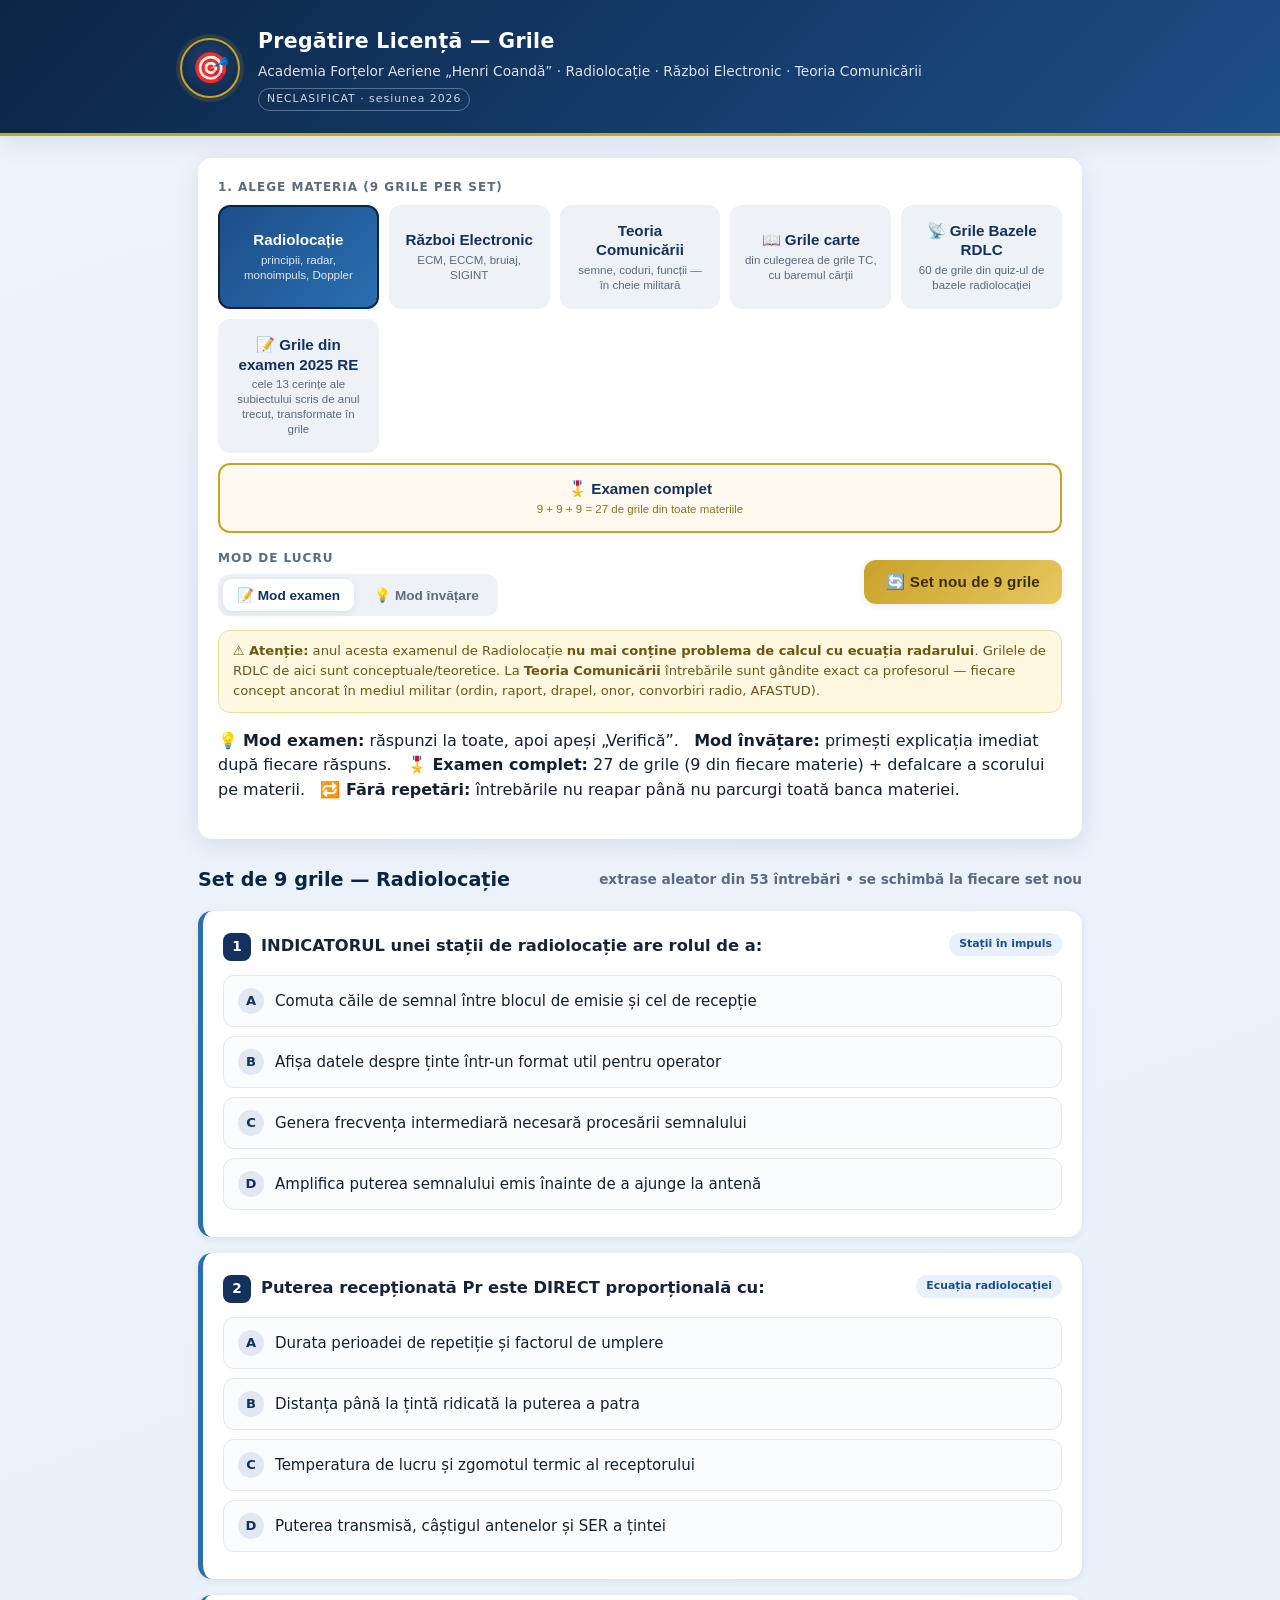
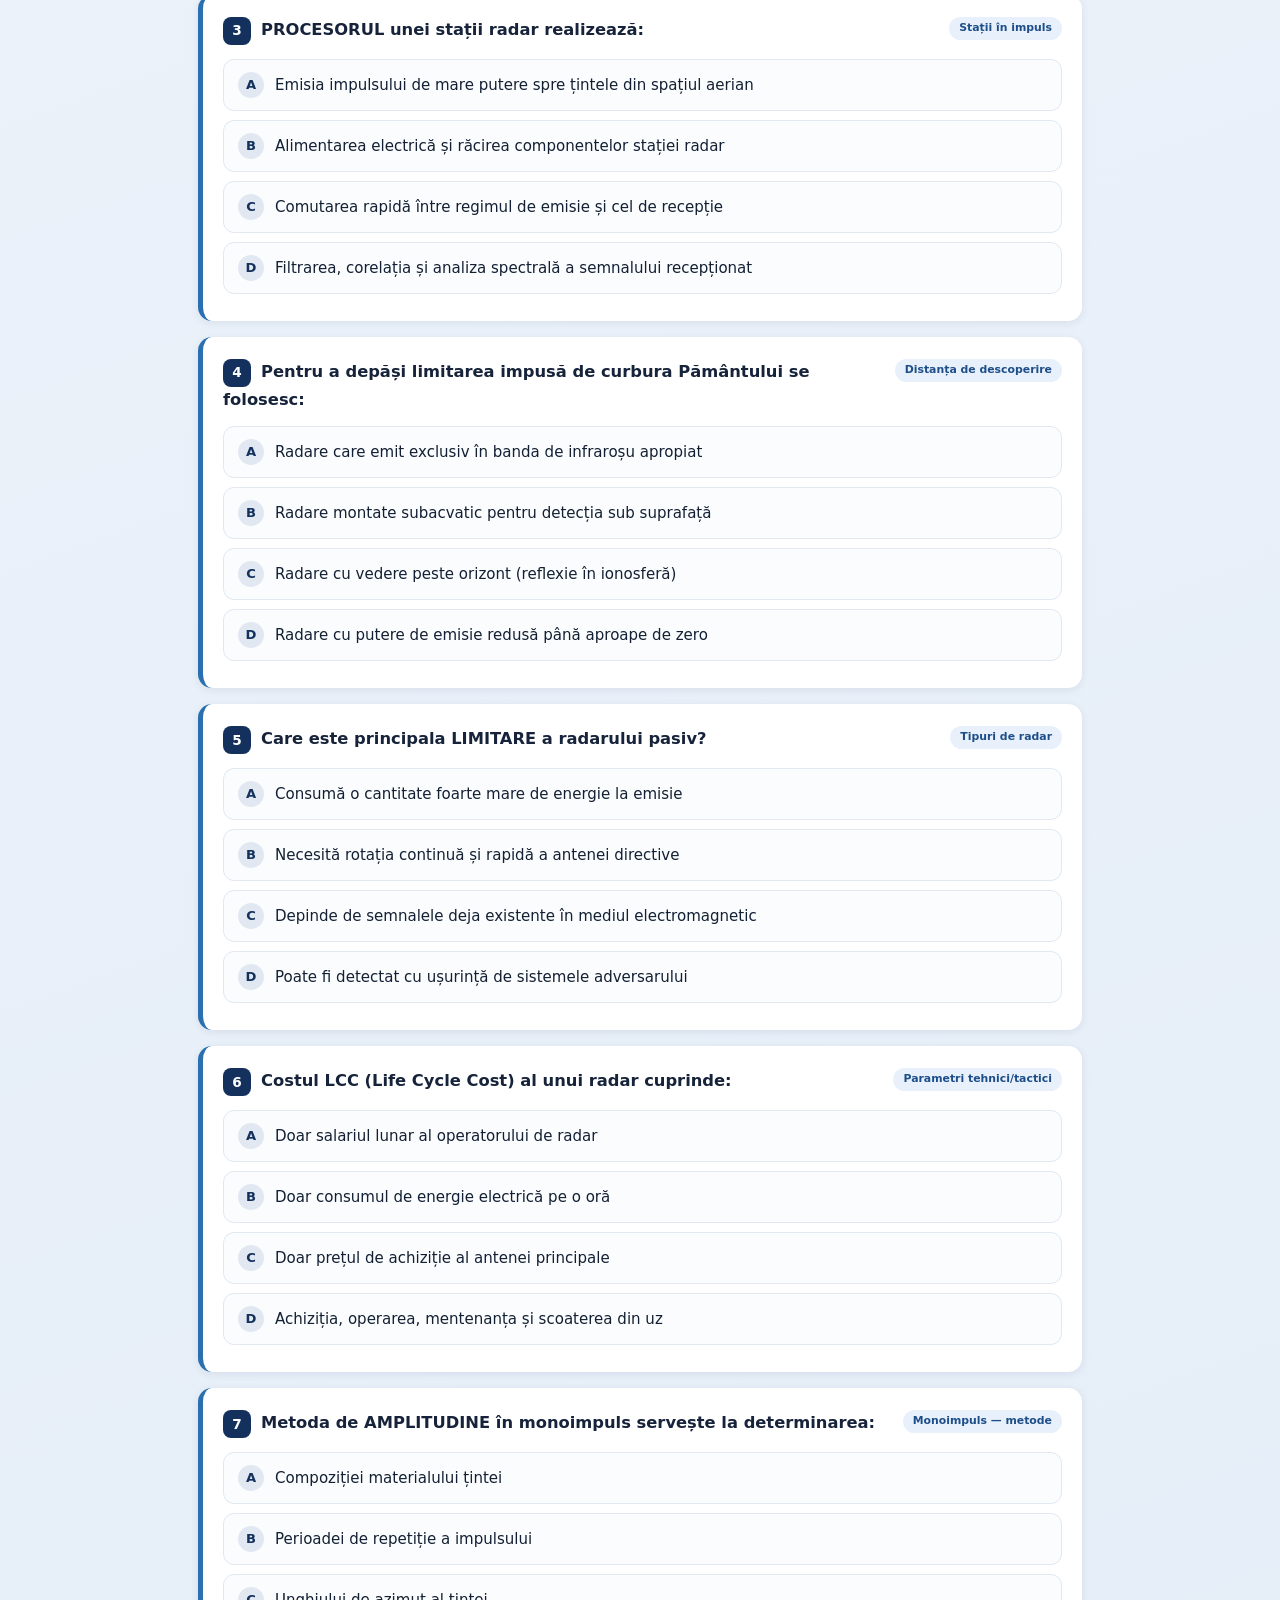
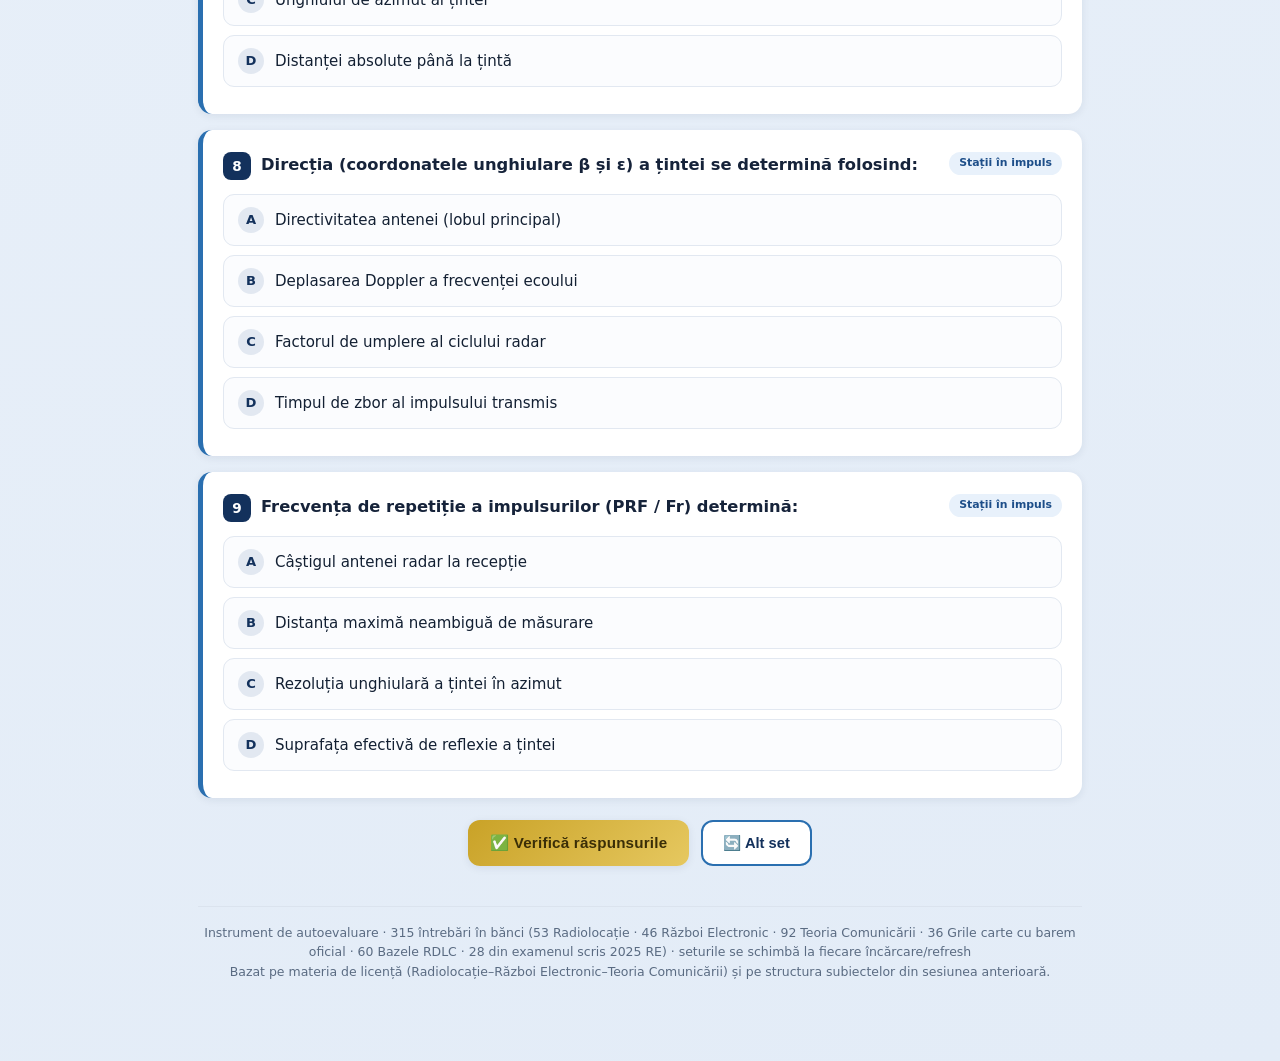
<file: index.html>
<!DOCTYPE html>
<html lang="ro">
<head>
<meta charset="UTF-8">
<meta name="viewport" content="width=device-width, initial-scale=1.0">
<title>Grile Licență — Radiolocație · Război Electronic · Teoria Comunicării</title>
<link rel="stylesheet" href="style.css">
</head>
<body>

<header class="top">
  <div class="wrap">
    <div class="stema">🎯</div>
    <div>
      <h1>Pregătire Licență — Grile</h1>
      <p>Academia Forțelor Aeriene „Henri Coandă” · Radiolocație · Război Electronic · Teoria Comunicării</p>
      <span class="badge-neclasificat">NECLASIFICAT · sesiunea 2026</span>
    </div>
  </div>
</header>

<div class="container">

  <div class="panou">
    <div class="eticheta">1. Alege materia (9 grile per set)</div>
    <div class="materii" id="materii"><!-- butoane materii injectate --></div>

    <div class="optiuni-rand">
      <div>
        <div class="eticheta" style="margin-bottom:6px">Mod de lucru</div>
        <div class="mod-switch">
          <button data-mod="examen" class="activ">📝 Mod examen</button>
          <button data-mod="invatare">💡 Mod învățare</button>
        </div>
      </div>
      <button class="btn-principal" onclick="setNou()">🔄 Set nou de 9 grile</button>
    </div>

    <div class="avertisment">
      ⚠️ <b>Atenție:</b> anul acesta examenul de Radiolocație <b>nu mai conține problema de calcul cu ecuația radarului</b>.
      Grilele de RDLC de aici sunt conceptuale/teoretice. La <b>Teoria Comunicării</b> întrebările sunt gândite exact ca profesorul —
      fiecare concept ancorat în mediul militar (ordin, raport, drapel, onor, convorbiri radio, AFASTUD).
    </div>
    <p class=”hint”>💡 <b>Mod examen:</b> răspunzi la toate, apoi apeși „Verifică”. &nbsp; <b>Mod învățare:</b> primești explicația imediat după fiecare răspuns. &nbsp; <b>🎖️ Examen complet:</b> 27 de grile (9 din fiecare materie) + defalcare a scorului pe materii. &nbsp; <b>🔁 Fără repetări:</b> întrebările nu reapar până nu parcurgi toată banca materiei.</p>
  </div>

  <div class="antet-set">
    <h2 id="titlu-set">Set de 9 grile</h2>
    <span class="contor" id="contor-banca"></span>
  </div>

  <div id="grile"><!-- carduri întrebări --></div>

  <div id="bara-actiune" class="actiuni-jos" style="display:none">
    <button id="btn-verifica" class="btn-principal">✅ Verifică cele 9 răspunsuri</button>
    <button class="btn-secundar" onclick="setNou()">🔄 Alt set</button>
  </div>

  <div id="rezultat"></div>

  <footer>
    Instrument de autoevaluare · 315 întrebări în bănci (53 Radiolocație · 46 Război Electronic · 92 Teoria Comunicării · 36 Grile carte cu barem oficial · 60 Bazele RDLC · 28 din examenul scris 2025 RE) · seturile se schimbă la fiecare încărcare/refresh<br>
    Bazat pe materia de licență (Radiolocație–Război Electronic–Teoria Comunicării) și pe structura subiectelor din sesiunea anterioară.
  </footer>
</div>

<!-- băncile de întrebări -->
<script src="banca-rdlc.js"></script>
<script src="banca-re.js"></script>
<script src="banca-tc.js"></script>
<script src="banca-carte.js"></script>
<script src="banca-brdlc.js"></script>
<script src="banca-ex2025re.js"></script>
<!-- logica -->
<script src="app.js"></script>
</body>
</html>
</file>
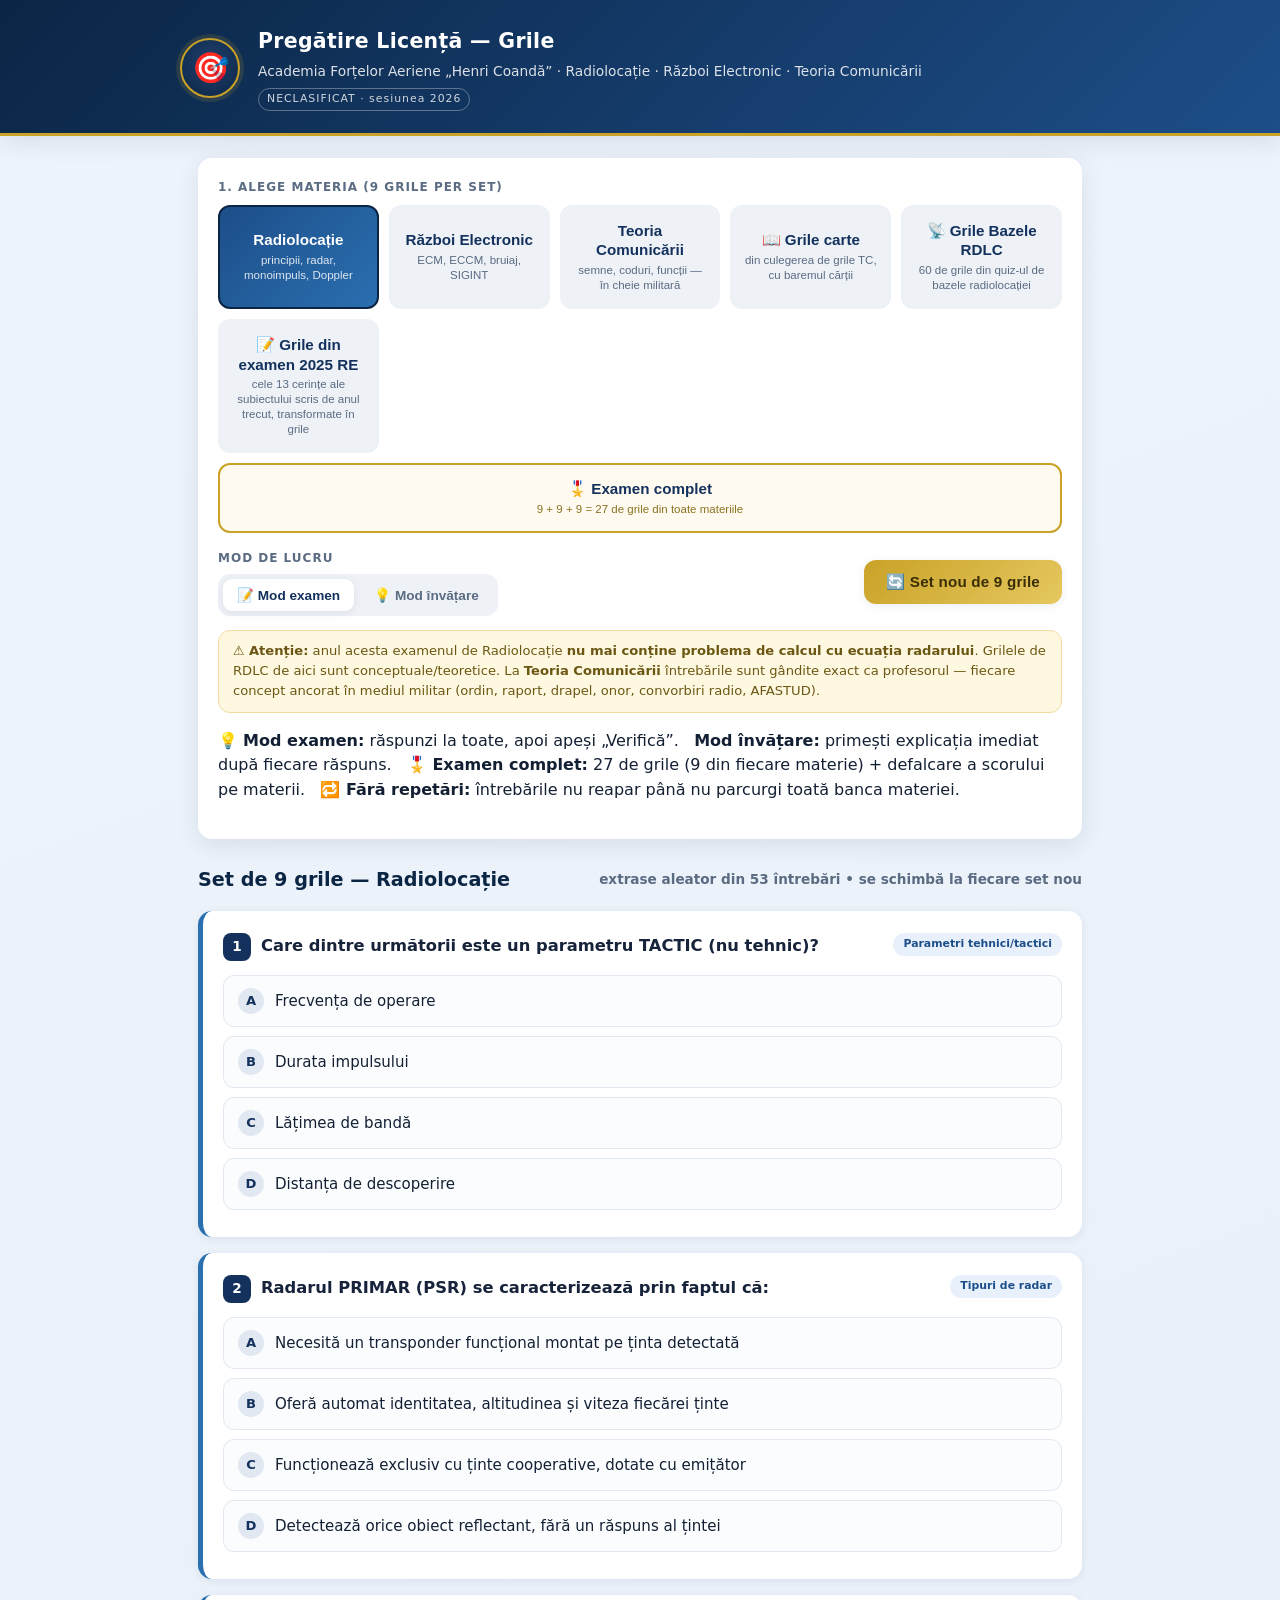
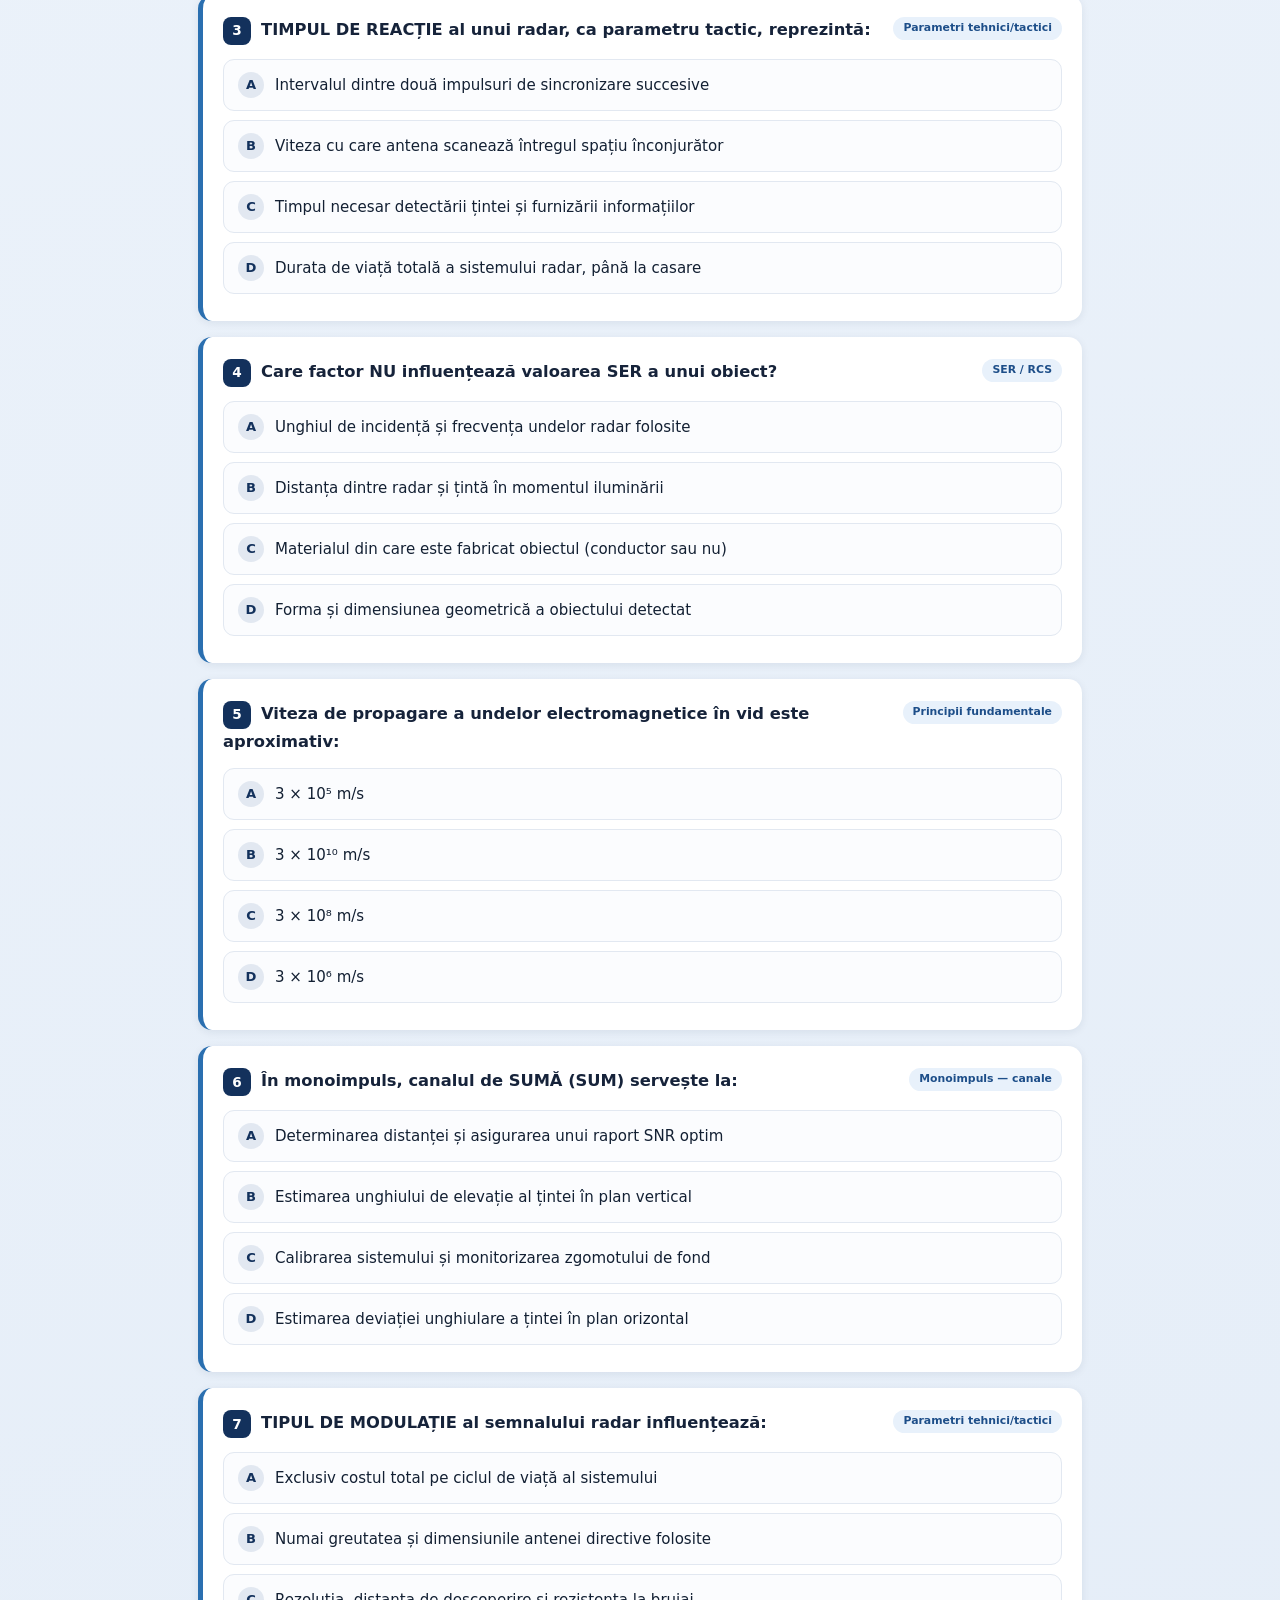
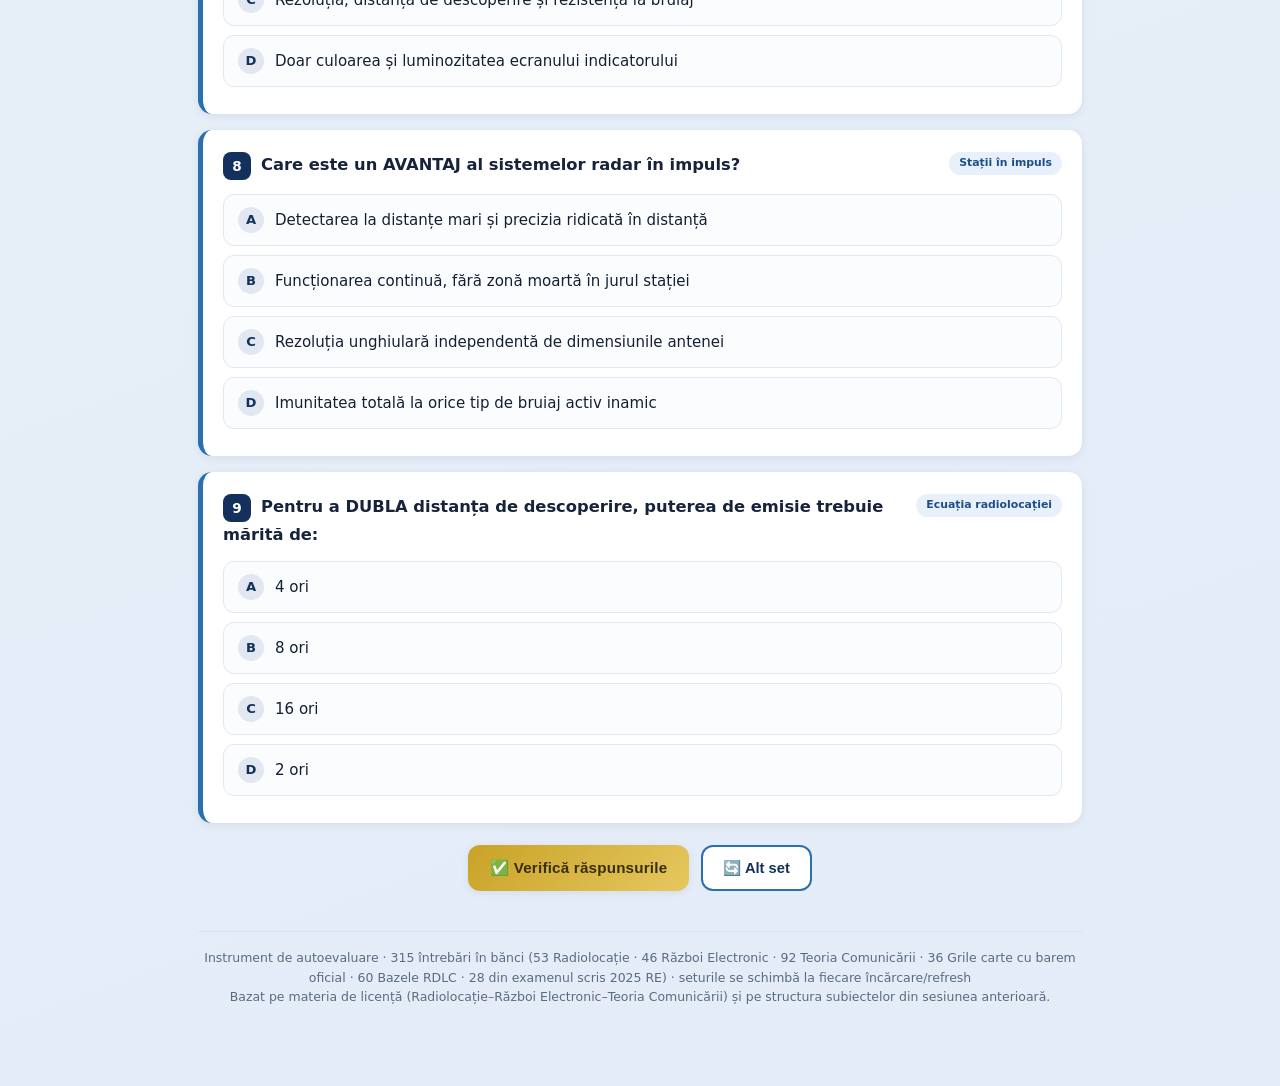
<file: Grile-Licenta-STANDALONE.html>
<!DOCTYPE html>
<html lang="ro">
<head>
<meta charset="UTF-8">
<meta name="viewport" content="width=device-width, initial-scale=1.0">
<title>Grile Licență — Radiolocație · Război Electronic · Teoria Comunicării</title>
<style>
:root{
  --bleu-inchis:#0b2545;
  --bleu:#13315c;
  --bleu-mediu:#1d4e89;
  --bleu-deschis:#2a6fb0;
  --cer:#e8f1fb;
  --auriu:#c9a227;
  --auriu-clar:#e6c860;
  --verde:#1a7f4b;
  --verde-fundal:#e5f5ec;
  --rosu:#b3261e;
  --rosu-fundal:#fbe9e7;
  --gri:#5a6b82;
  --gri-clar:#eef2f7;
  --alb:#ffffff;
  --umbra:0 6px 24px rgba(11,37,69,.10);
  --umbra-mica:0 2px 8px rgba(11,37,69,.08);
  --radius:14px;
}
*{box-sizing:border-box}
html{scroll-behavior:smooth}
body{
  margin:0;
  font-family:"Segoe UI",system-ui,-apple-system,Roboto,Arial,sans-serif;
  color:#132033;
  background:linear-gradient(160deg,#eef4fb 0%,#e3ecf7 100%);
  line-height:1.55;
}
.container{max-width:920px;margin:0 auto;padding:0 18px 80px}

/* ---------- HEADER ---------- */
header.top{
  background:linear-gradient(135deg,var(--bleu-inchis),var(--bleu-mediu));
  color:#fff;padding:26px 18px 22px;box-shadow:var(--umbra);
  border-bottom:3px solid var(--auriu);
}
header.top .wrap{max-width:920px;margin:0 auto;display:flex;align-items:center;gap:18px}
.stema{
  width:60px;height:60px;flex:0 0 60px;border-radius:50%;
  background:radial-gradient(circle at 50% 40%,#20416e,#0b2545);
  border:2px solid var(--auriu);display:flex;align-items:center;justify-content:center;
  font-size:30px;box-shadow:0 0 0 4px rgba(201,162,39,.15);
}
header.top h1{margin:0;font-size:1.28rem;letter-spacing:.3px}
header.top p{margin:3px 0 0;font-size:.86rem;opacity:.85}
.badge-neclasificat{
  display:inline-block;margin-top:6px;font-size:.68rem;letter-spacing:1px;
  border:1px solid rgba(255,255,255,.4);padding:2px 8px;border-radius:20px;opacity:.8
}

/* ---------- BARA DE CONTROL ---------- */
.panou{
  background:var(--alb);border-radius:var(--radius);box-shadow:var(--umbra);
  padding:20px;margin-top:22px;
}
.eticheta{font-size:.75rem;text-transform:uppercase;letter-spacing:1px;color:var(--gri);margin-bottom:8px;font-weight:600}
.materii{display:grid;grid-template-columns:repeat(auto-fit,minmax(150px,1fr));gap:10px}
.materie-btn{
  border:2px solid var(--gri-clar);background:var(--gri-clar);color:var(--bleu);
  border-radius:12px;padding:14px 12px;cursor:pointer;font-size:.95rem;font-weight:600;
  transition:.15s;text-align:center;line-height:1.3;
}
.materie-btn small{display:block;font-weight:400;font-size:.72rem;color:var(--gri);margin-top:3px}
.materie-btn:hover{border-color:var(--bleu-deschis);transform:translateY(-2px)}
.materie-btn.activ{background:linear-gradient(135deg,var(--bleu-mediu),var(--bleu-deschis));color:#fff;border-color:var(--bleu-inchis)}
.materie-btn.activ small{color:rgba(255,255,255,.85)}
.materie-btn.complet-btn{grid-column:1/-1;border-color:var(--auriu);background:#fffaf0}
.materie-btn.complet-btn small{color:#8a7220}
.materie-btn.complet-btn.activ{background:linear-gradient(135deg,var(--auriu),var(--auriu-clar));color:#3a2e07;border-color:#a8891f}
.materie-btn.complet-btn.activ small{color:#5a4a10}

/* separator de materie în examen complet */
.sectiune-materie{
  margin:26px 0 4px;padding:12px 18px;border-radius:12px;font-weight:700;font-size:1.05rem;
  color:#fff;background:linear-gradient(135deg,var(--bleu-inchis),var(--bleu-mediu));
  box-shadow:var(--umbra-mica);border-left:5px solid var(--auriu);letter-spacing:.3px
}
.sectiune-materie:first-child{margin-top:8px}

/* defalcare pe materii în rezultat */
.defalcare{margin-top:18px;display:grid;gap:10px;max-width:460px;margin-left:auto;margin-right:auto;text-align:left}
.defalcare-item{display:grid;grid-template-columns:1fr auto;gap:4px 12px;align-items:center}
.defalcare-nume{font-size:.9rem;opacity:.95}
.defalcare-scor{font-weight:700;font-size:.95rem}
.defalcare-bara{grid-column:1/-1;height:8px;background:rgba(255,255,255,.2);border-radius:20px;overflow:hidden}
.defalcare-bara > div{height:100%;background:linear-gradient(90deg,var(--auriu),var(--auriu-clar));border-radius:20px;transition:width .6s ease}

.optiuni-rand{display:flex;flex-wrap:wrap;gap:14px;align-items:center;margin-top:16px;justify-content:space-between}
.mod-switch{display:flex;gap:6px;background:var(--gri-clar);padding:5px;border-radius:12px}
.mod-switch button{
  border:none;background:transparent;padding:8px 14px;border-radius:9px;cursor:pointer;
  font-size:.85rem;font-weight:600;color:var(--gri);transition:.15s
}
.mod-switch button.activ{background:#fff;color:var(--bleu);box-shadow:var(--umbra-mica)}
.btn-principal{
  background:linear-gradient(135deg,var(--auriu),var(--auriu-clar));color:#3a2e07;
  border:none;padding:13px 22px;border-radius:12px;font-size:.95rem;font-weight:700;
  cursor:pointer;box-shadow:var(--umbra-mica);transition:.15s;letter-spacing:.2px
}
.btn-principal:hover{filter:brightness(1.05);transform:translateY(-2px)}
.btn-principal:active{transform:translateY(0)}

/* ---------- ANTET SET ---------- */
.antet-set{
  display:flex;justify-content:space-between;align-items:center;flex-wrap:wrap;gap:10px;
  margin-top:26px;margin-bottom:6px;
}
.antet-set h2{margin:0;color:var(--bleu-inchis);font-size:1.2rem}
.antet-set .contor{font-size:.85rem;color:var(--gri);font-weight:600}

/* ---------- CARD ÎNTREBARE ---------- */
.card{
  background:var(--alb);border-radius:var(--radius);box-shadow:var(--umbra-mica);
  padding:20px 20px 18px;margin-top:16px;border-left:5px solid var(--bleu-deschis);
  transition:.2s
}
.card.corect{border-left-color:var(--verde)}
.card.gresit{border-left-color:var(--rosu)}
.card .q-nr{
  display:inline-flex;align-items:center;justify-content:center;min-width:28px;height:28px;
  background:var(--bleu);color:#fff;border-radius:8px;font-weight:700;font-size:.85rem;margin-right:10px;padding:0 6px
}
.card .tema-tag{
  float:right;font-size:.68rem;color:var(--bleu-mediu);background:var(--cer);
  padding:3px 10px;border-radius:20px;font-weight:600;margin-top:2px
}
.card .intrebare{font-weight:600;font-size:1.02rem;margin:2px 0 14px;color:#16233a}
.optiune{
  display:flex;align-items:flex-start;gap:11px;border:1.5px solid #e2e8f1;border-radius:11px;
  padding:12px 14px;margin-bottom:9px;cursor:pointer;transition:.12s;background:#fbfcfe
}
.optiune:hover{border-color:var(--bleu-deschis);background:#f4f8fd}
.optiune.selectat{border-color:var(--bleu-mediu);background:#eaf2fb;box-shadow:inset 0 0 0 1px var(--bleu-mediu)}
.optiune .litera{
  flex:0 0 26px;width:26px;height:26px;border-radius:50%;background:#e2e8f1;color:var(--bleu);
  display:flex;align-items:center;justify-content:center;font-weight:700;font-size:.82rem;transition:.12s
}
.optiune.selectat .litera{background:var(--bleu-mediu);color:#fff}
.optiune .txt{flex:1;font-size:.94rem;padding-top:2px}
.optiune.raspuns-corect{border-color:var(--verde);background:var(--verde-fundal)}
.optiune.raspuns-corect .litera{background:var(--verde);color:#fff}
.optiune.raspuns-gresit{border-color:var(--rosu);background:var(--rosu-fundal)}
.optiune.raspuns-gresit .litera{background:var(--rosu);color:#fff}
.optiune.blocat{cursor:default;pointer-events:none}

/* ---------- RĂSPUNSURI MULTIPLE ---------- */
.multi-tag{
  display:inline-block;font-size:.74rem;font-weight:700;letter-spacing:.2px;
  background:#fff3cd;color:#7a5c00;border:1px solid #eedc9a;
  padding:4px 12px;border-radius:20px;margin-bottom:12px
}
.btn-confirma{
  display:none;background:var(--bleu-mediu);color:#fff;border:none;
  padding:10px 18px;border-radius:10px;font-weight:600;font-size:.88rem;
  cursor:pointer;margin-top:6px;transition:.15s;box-shadow:var(--umbra-mica)
}
.btn-confirma:hover{filter:brightness(1.12)}

/* ---------- EXPLICAȚIE ---------- */
.explicatie{
  margin-top:12px;border-radius:11px;padding:14px 16px;font-size:.9rem;line-height:1.6;
  display:none;animation:apar .25s ease
}
.explicatie.vizibil{display:block}
.explicatie.ok{background:var(--verde-fundal);border:1px solid #b7e0c6}
.explicatie.nu{background:var(--rosu-fundal);border:1px solid #f0c4bf}
.explicatie .titlu{font-weight:700;margin-bottom:4px;display:flex;align-items:center;gap:7px}
.explicatie.ok .titlu{color:var(--verde)}
.explicatie.nu .titlu{color:var(--rosu)}
@keyframes apar{from{opacity:0;transform:translateY(-4px)}to{opacity:1;transform:none}}

/* ---------- REZULTAT ---------- */
#rezultat{margin-top:26px}
.scor-card{
  background:linear-gradient(135deg,var(--bleu-inchis),var(--bleu-mediu));color:#fff;
  border-radius:var(--radius);padding:26px;text-align:center;box-shadow:var(--umbra);
  border-bottom:3px solid var(--auriu)
}
.scor-card .nota{font-size:3rem;font-weight:800;line-height:1;margin:6px 0}
.scor-card .nota small{font-size:1.1rem;opacity:.75;font-weight:600}
.scor-card .mesaj{font-size:1rem;opacity:.92;margin-top:6px}
.bara-scor{height:12px;background:rgba(255,255,255,.2);border-radius:20px;margin:16px auto 0;max-width:420px;overflow:hidden}
.bara-scor > div{height:100%;border-radius:20px;transition:width .6s ease;background:linear-gradient(90deg,var(--auriu),var(--auriu-clar))}
.teme-repetat{
  background:var(--alb);border-radius:var(--radius);box-shadow:var(--umbra-mica);
  padding:18px 20px;margin-top:16px;border-left:5px solid var(--auriu)
}
.teme-repetat h3{margin:0 0 8px;color:var(--bleu-inchis);font-size:1.02rem}
.teme-repetat ul{margin:6px 0 0;padding-left:20px}
.teme-repetat li{margin-bottom:5px;font-size:.92rem}
.teme-repetat .felicitari{color:var(--verde);font-weight:600}

.actiuni-jos{display:flex;gap:12px;flex-wrap:wrap;justify-content:center;margin-top:22px}
.btn-secundar{
  background:#fff;color:var(--bleu);border:2px solid var(--bleu-deschis);
  padding:12px 20px;border-radius:12px;font-weight:600;cursor:pointer;transition:.15s;font-size:.92rem
}
.btn-secundar:hover{background:var(--cer)}

/* ---------- FOOTER / MISC ---------- */
.hint{font-size:.8rem;color:var(--gri);margin-top:10px;text-align:center}
footer{text-align:center;color:var(--gri);font-size:.78rem;margin-top:40px;padding-top:16px;border-top:1px solid #dbe3ee}
.avertisment{
  background:#fff8e1;border:1px solid #f0dca0;border-radius:12px;padding:10px 14px;
  font-size:.82rem;color:#6b5713;margin-top:14px
}
@media(max-width:560px){
  header.top h1{font-size:1.05rem}
  .card .tema-tag{display:none}
  .scor-card .nota{font-size:2.4rem}
}

</style>
</head>
<body>

<header class="top">
  <div class="wrap">
    <div class="stema">🎯</div>
    <div>
      <h1>Pregătire Licență — Grile</h1>
      <p>Academia Forțelor Aeriene „Henri Coandă” · Radiolocație · Război Electronic · Teoria Comunicării</p>
      <span class="badge-neclasificat">NECLASIFICAT · sesiunea 2026</span>
    </div>
  </div>
</header>

<div class="container">

  <div class="panou">
    <div class="eticheta">1. Alege materia (9 grile per set)</div>
    <div class="materii" id="materii"><!-- butoane materii injectate --></div>

    <div class="optiuni-rand">
      <div>
        <div class="eticheta" style="margin-bottom:6px">Mod de lucru</div>
        <div class="mod-switch">
          <button data-mod="examen" class="activ">📝 Mod examen</button>
          <button data-mod="invatare">💡 Mod învățare</button>
        </div>
      </div>
      <button class="btn-principal" onclick="setNou()">🔄 Set nou de 9 grile</button>
    </div>

    <div class="avertisment">
      ⚠️ <b>Atenție:</b> anul acesta examenul de Radiolocație <b>nu mai conține problema de calcul cu ecuația radarului</b>.
      Grilele de RDLC de aici sunt conceptuale/teoretice. La <b>Teoria Comunicării</b> întrebările sunt gândite exact ca profesorul —
      fiecare concept ancorat în mediul militar (ordin, raport, drapel, onor, convorbiri radio, AFASTUD).
    </div>
    <p class=”hint”>💡 <b>Mod examen:</b> răspunzi la toate, apoi apeși „Verifică”. &nbsp; <b>Mod învățare:</b> primești explicația imediat după fiecare răspuns. &nbsp; <b>🎖️ Examen complet:</b> 27 de grile (9 din fiecare materie) + defalcare a scorului pe materii. &nbsp; <b>🔁 Fără repetări:</b> întrebările nu reapar până nu parcurgi toată banca materiei.</p>
  </div>

  <div class="antet-set">
    <h2 id="titlu-set">Set de 9 grile</h2>
    <span class="contor" id="contor-banca"></span>
  </div>

  <div id="grile"><!-- carduri întrebări --></div>

  <div id="bara-actiune" class="actiuni-jos" style="display:none">
    <button id="btn-verifica" class="btn-principal">✅ Verifică cele 9 răspunsuri</button>
    <button class="btn-secundar" onclick="setNou()">🔄 Alt set</button>
  </div>

  <div id="rezultat"></div>

  <footer>
    Instrument de autoevaluare · 315 întrebări în bănci (53 Radiolocație · 46 Război Electronic · 92 Teoria Comunicării · 36 Grile carte cu barem oficial · 60 Bazele RDLC · 28 din examenul scris 2025 RE) · seturile se schimbă la fiecare încărcare/refresh<br>
    Bazat pe materia de licență (Radiolocație–Război Electronic–Teoria Comunicării) și pe structura subiectelor din sesiunea anterioară.
  </footer>
</div>

<script>
/* ============================================================
   BANCĂ DE GRILE — RADIOLOCAȚIE
   Academia Forțelor Aeriene "Henri Coandă" — pregătire licență
   Redactare exigentă: cele 4 variante au lungime comparabilă (corectul
   NU este sistematic cel mai lung); distractorii sunt plauzibili,
   construiți din concepte reale din materie (confuzii tipice).
   Notă: anul acesta NU se mai dă problema de calcul cu ecuația radarului.
   ============================================================ */
window.BANCA_RDLC = [
  /* ---------- 2.1.3 PRINCIPII FUNDAMENTALE ---------- */
  {
    t: "Care dintre următoarele NU este un principiu fundamental al radiolocației?",
    o: ["Amplificarea spontană a undelor în atmosferă", "Reflexia undelor pe suprafețele de separație", "Propagarea rectilinie a undelor prin mediu", "Interferența constructivă și cea distructivă"],
    c: 0,
    e: "✓ Corect: principiile fundamentale sunt reflexia, propagarea rectilinie, interferența și viteza constantă a luminii (c). Amplificarea spontană în atmosferă nu există — atmosfera atenuează semnalul. 📌 Reflexie + propagare rectilinie + interferență + viteza c.",
    tema: "Principii fundamentale", ref: "2.1.3"
  },
  {
    t: "Viteza de propagare a undelor electromagnetice în vid este aproximativ:",
    o: ["3 × 10⁸ m/s", "3 × 10⁶ m/s", "3 × 10¹⁰ m/s", "3 × 10⁵ m/s"],
    c: 0,
    e: "✓ Corect: c ≈ 3 × 10⁸ m/s (300.000 km/s), folosită pentru a calcula distanța din timpul de zbor al impulsului. 📌 10⁶ ar fi prea mic; 10¹⁰ prea mare.",
    tema: "Principii fundamentale", ref: "2.1.3"
  },
  {
    t: "Cantitatea de energie reflectată de un obiect depinde, printre altele, de:",
    o: ["Unghiul de incidență și proprietățile electrice ale materialului", "Culoarea vizibilă și textura suprafeței exterioare a țintei", "Temperatura aerului și umiditatea relativă din zona țintei", "Ora din zi și poziția soarelui în momentul măsurării"],
    c: 0,
    e: "✓ Corect: energia reflectată depinde de unghiul de incidență, proprietățile electrice ale materialului, forma și dimensiunea obiectului. Culoarea, temperatura aerului și ora nu intervin. 📌 Reflexia are loc la separația a două medii cu proprietăți electrice diferite.",
    tema: "Principii fundamentale", ref: "2.1.3"
  },
  {
    t: "Propagarea rectilinie a undelor radio poate fi modificată de:",
    o: ["Fenomenele de refracție, difracție și reflexie multiplă", "Rotația mecanică și viteza de baleiere a antenei", "Efectul Doppler produs de mișcarea radială a țintei", "Factorul de umplere și durata impulsului emis"],
    c: 0,
    e: "✓ Corect: în condiții ideale undele se propagă în linie dreaptă, dar traiectoria e influențată de refracție, difracție și reflexie multiplă. Rotația antenei, Doppler și duty cycle nu curbează traiectoria. 📌 Propagarea rectilinie stă la baza determinării direcției.",
    tema: "Principii fundamentale", ref: "2.1.3"
  },
  {
    t: "Interferența a două unde este CONSTRUCTIVĂ atunci când undele sunt:",
    o: ["În fază (undă rezultată cu amplitudine mai mare)", "În antifază (amplitudine mai mică sau chiar nulă)", "De frecvențe complet diferite una față de cealaltă", "Reflectate de ținte diferite, aflate la distanțe egale"],
    c: 0,
    e: "✓ Corect: în fază → interferență constructivă (amplitudine mai mare); în antifază → distructivă (amplitudine mai mică/nulă). 📌 Se folosește pentru a întări semnalul util sau a elimina semnale nedorite.",
    tema: "Principii fundamentale", ref: "2.1.3"
  },

  /* ---------- TIPURI DE RADIOLOCAȚIE ---------- */
  {
    t: "Prin ce se deosebește radarul PASIV de cel ACTIV?",
    o: ["Nu emite semnale proprii, ci le detectează pe cele existente", "Emite semnale de putere mai mare decât radarul activ", "Folosește obligatoriu un transponder montat pe fiecare țintă", "Funcționează numai pe timp de noapte și vizibilitate redusă"],
    c: 0,
    e: "✓ Corect: radarul pasiv nu emite; detectează semnale emise de alte surse (radare/comunicații inamice), deci e invizibil pentru inamic. Radarul activ emite și analizează ecoul. 📌 Pasiv = tăcut, discret.",
    tema: "Tipuri de radar", ref: "Tipuri de Radiolocație"
  },
  {
    t: "Care este principala LIMITARE a radarului pasiv?",
    o: ["Depinde de semnalele deja existente în mediul electromagnetic", "Poate fi detectat cu ușurință de sistemele adversarului", "Consumă o cantitate foarte mare de energie la emisie", "Necesită rotația continuă și rapidă a antenei directive"],
    c: 0,
    e: "✓ Corect: radarul pasiv nu poate detecta o țintă care nu emite radiație — depinde de semnalele existente. Nu e ușor de detectat (asta e chiar avantajul lui). 📌 Avantaj = discreție; limitare = dependența de semnale externe.",
    tema: "Tipuri de radar", ref: "Tipuri de Radiolocație"
  },
  {
    t: "Radarul PRIMAR (PSR) se caracterizează prin faptul că:",
    o: ["Detectează orice obiect reflectant, fără un răspuns al țintei", "Necesită un transponder funcțional montat pe ținta detectată", "Oferă automat identitatea, altitudinea și viteza fiecărei ținte", "Funcționează exclusiv cu ținte cooperative, dotate cu emițător"],
    c: 0,
    e: "✓ Corect: PSR nu depinde de răspunsul țintei — detectează orice obiect reflectant, dar nu oferă identitate/altitudine. Transponderul și identificarea sunt specifice radarului secundar. 📌 PSR = ecou brut; SSR = dialog cu transponder.",
    tema: "Tipuri de radar", ref: "Tipuri de Radiolocație"
  },
  {
    t: "Radarul SECUNDAR (SSR) și sistemul IFF se bazează pe:",
    o: ["Un transponder de pe țintă care răspunde cu informații suplimentare", "Reflexia pură a undelor de la țintă, fără niciun răspuns al acesteia", "Detectarea și analiza radiației infraroșii emise natural de țintă", "Absorbția undelor radar de către materialul din care e făcută ținta"],
    c: 0,
    e: "✓ Corect: SSR interacționează cu un transponder ce dă identitate, altitudine, viteză; IFF e o formă specializată de SSR (prieten/inamic). Reflexia pură fără răspuns = radar primar. 📌 IFF = caz special de radar secundar.",
    tema: "Tipuri de radar", ref: "Tipuri de Radiolocație"
  },
  {
    t: "Radarul IFF (Identification Friend or Foe) servește la:",
    o: ["Distingerea țintelor prietene de cele inamice, prin cod de răspuns", "Mărirea puterii de emisie a radarului pentru distanțe mai mari", "Înlocuirea completă a radarului primar în supravegherea aeriană", "Măsurarea temperaturii și a presiunii atmosferice pe traiectorie"],
    c: 0,
    e: "✓ Corect: IFF emite un semnal la care ținta răspunde cu un cod (prieten/inamic), prevenind atacul asupra propriilor aeronave. 📌 IFF = „cine ești?” — prieten sau dușman.",
    tema: "Tipuri de radar", ref: "Tipuri de Radiolocație"
  },
  {
    t: "Un avantaj strategic al radarului pasiv de supraveghere este:",
    o: ["Discreția — nefiind emițător, nu poate fi detectat de inamic", "Puterea de emisie foarte mare, cu rază de acțiune extinsă", "Montarea sa obligatorie pe aeronavele de tip stealth moderne", "Funcționarea sa exclusiv cu ținte fixe, aflate la sol sau pe apă"],
    c: 0,
    e: "✓ Corect: nefiind emițător, radarul pasiv e discret și sigur, eficient acolo unde radarele active și-ar dezvălui poziția. 📌 Ideal pentru supraveghere discreționară și război electronic.",
    tema: "Tipuri de radar", ref: "Tipuri de Radiolocație"
  },

  /* ---------- 2.1.5.1 SER / ȚINTE ---------- */
  {
    t: "Suprafața efectivă de reflexie (SER / RCS), notată σ, se măsoară în:",
    o: ["Metri pătrați (m²)", "Wați (W)", "Hertzi (Hz)", "Decibeli (dB)"],
    c: 0,
    e: "✓ Corect: σ se exprimă în m² și cuantifică capacitatea de reflexie a obiectului. Nu e putere (W) sau frecvență (Hz). 📌 σ depinde de formă, dimensiune, material, unghi și frecvență.",
    tema: "SER / RCS", ref: "2.1.5.1"
  },
  {
    t: "SER (suprafața efectivă de reflexie) reprezintă, prin definiție:",
    o: ["Aria echivalentă care reflectă aceeași energie ca ținta reală", "Suprafața fizică reală, măsurată direct pe conturul țintei", "Viteza radială a țintei raportată la poziția stației radar", "Numărul de impulsuri reflectate de țintă într-o singură secundă"],
    c: 0,
    e: "✓ Corect: SER = aria unei suprafețe fictive, perpendiculare pe unda incidentă, care creează în antenă aceeași densitate de putere ca ținta reală. NU este suprafața fizică reală. 📌 SER ≠ dimensiunea fizică a țintei.",
    tema: "SER / RCS", ref: "2.1.5.1"
  },
  {
    t: "Care factor NU influențează valoarea SER a unui obiect?",
    o: ["Distanța dintre radar și țintă în momentul iluminării", "Forma și dimensiunea geometrică a obiectului detectat", "Materialul din care este fabricat obiectul (conductor sau nu)", "Unghiul de incidență și frecvența undelor radar folosite"],
    c: 0,
    e: "✓ Corect: SER depinde de formă, dimensiune, material, unghi de incidență și frecvență — NU de distanță (distanța afectează puterea recepționată, nu SER-ul intrinsec). 📌 Materiale conductoare → SER mare; absorbante → SER mic.",
    tema: "SER / RCS", ref: "2.1.5.1"
  },
  {
    t: "Tehnologiile „stealth” urmăresc, în esență:",
    o: ["Reducerea SER a țintei prin formă și materiale absorbante", "Reducerea semnăturii termice prin ecranarea motoarelor", "Bruierea activă, de la bord, a radarelor adversarului", "Reflectarea undelor radar înapoi, pe direcția de sosire"],
    c: 0,
    e: "✓ Corect: conform materiei, tehnologiile stealth = REDUCEREA SER prin proiectarea cu forme speciale și utilizarea materialelor absorbante de radar. ⚠ Capcane: reducerea semnăturii termice și bruiajul de bord sunt ALTE tehnici de protecție (contra rachetelor IR, respectiv ECM) — nu definiția stealth din lecție; reflectarea undelor înapoi spre radar ar MĂRI detectabilitatea, exact opusul. 📌 Stealth = SER mic (forme + absorbanți).",
    tema: "SER / RCS", ref: "2.1.5.1"
  },
  {
    t: "După modul de interacțiune cu radarul, țintele se împart în:",
    o: ["Cooperative și non-cooperative", "Fixe și metalice", "Lente și rapide", "Reflectante și transparente"],
    c: 0,
    e: "✓ Corect: cooperative (răspund la interogare, ex. transponder) și non-cooperative (detectate doar prin reflexie). După mișcare, țintele mai pot fi fixe sau mobile. 📌 Cooperativ = răspunde; non-cooperativ = doar reflectă.",
    tema: "Ținte", ref: "2.1.5.1"
  },

  /* ---------- 2.1.5.2 ECUAȚIA RADIOLOCAȚIEI (conceptual) ---------- */
  {
    t: "Conform ecuației radiolocației, puterea recepționată Pr este invers proporțională cu:",
    o: ["R⁴ (puterea a patra a distanței)", "R (distanța simplă până la țintă)", "R² (pătratul distanței măsurate)", "√R (rădăcina pătrată a distanței)"],
    c: 0,
    e: "✓ Corect: semnalul se atenuează cu R² la ducere și R² la întoarcere ⇒ Pr ∝ 1/R⁴. De aceea se aplică radicalul de ordin 4 pentru a izola distanța. 📌 R⁴ = „semnătura” ecuației (drum dus-întors).",
    tema: "Ecuația radiolocației", ref: "2.1.5.2"
  },
  {
    t: "Puterea recepționată Pr este DIRECT proporțională cu:",
    o: ["Puterea transmisă, câștigul antenelor și SER a țintei", "Distanța până la țintă ridicată la puterea a patra", "Durata perioadei de repetiție și factorul de umplere", "Temperatura de lucru și zgomotul termic al receptorului"],
    c: 0,
    e: "✓ Corect: Pr crește cu Pt, câștigul G și SER (σ), și scade cu R⁴. 📌 Mai multă putere/câștig/SER = ecou mai puternic.",
    tema: "Ecuația radiolocației", ref: "2.1.5.2"
  },
  {
    t: "La un radar MONOSTATIC, câștigul de emisie Gt și cel de recepție Gr:",
    o: ["Sunt egale, fiind aceeași antenă la emisie și recepție", "Sunt întotdeauna diferite, folosind antene separate", "Au ambele valoarea zero în ecuația radiolocației", "Nu intervin deloc în calculul distanței de acțiune"],
    c: 0,
    e: "✓ Corect: la radarul monostatic aceeași antenă emite și recepționează, deci Gt = Gr. 📌 Monostatic = emisie și recepție din același loc, aceeași antenă.",
    tema: "Ecuația radiolocației", ref: "2.1.5.2"
  },
  {
    t: "Pentru a DUBLA distanța de descoperire, puterea de emisie trebuie mărită de:",
    o: ["16 ori", "2 ori", "4 ori", "8 ori"],
    c: 0,
    e: "✓ Corect: R ∝ ⁴√Pt, deci pentru dublarea distanței Pt crește de 2⁴ = 16 ori. Alternativ, se mărește de 4 ori câștigul antenei sau lungimea de undă. 📌 Dublarea razei ⇒ ×16 putere (sau ×4 câștig/λ).",
    tema: "Ecuația radiolocației", ref: "2.1.5.2"
  },

  /* ---------- 2.1.5.3 DISTANȚA DE DESCOPERIRE ---------- */
  {
    t: "Care factor NU limitează distanța de descoperire a radarului?",
    o: ["Creșterea sensibilității receptorului radar", "Curbura Pământului și orizontul radar", "Absorbția undelor radar în atmosferă", "Refracția undelor la variația altitudinii"],
    c: 0,
    e: "✓ Corect: creșterea sensibilității MĂREȘTE distanța (detectează semnale slabe). Factorii limitativi: atmosfera (atenuare, refracție, difuzie), curbura Pământului, absorbția. 📌 Sensibilitate/putere/SER mari = distanță mai mare.",
    tema: "Distanța de descoperire", ref: "2.1.5.3"
  },
  {
    t: "Influența atmosferei asupra propagării undelor radar se manifestă prin:",
    o: ["Atenuare, refracție și difuzie a undelor radar", "Amplificarea semnalului recepționat de antenă", "Mărirea suprafeței efective de reflexie a țintei", "Accelerarea rotației și baleierii antenei radar"],
    c: 0,
    e: "✓ Corect: atmosfera produce atenuare (absorbție, mai mare la frecvențe înalte/precipitații), refracție (curbarea traiectoriei) și difuzie (reducerea puterii). Toate trei afectează negativ semnalul. 📌 Atmosfera slăbește, nu întărește semnalul.",
    tema: "Distanța de descoperire", ref: "2.1.5.3"
  },
  {
    t: "Pentru a depăși limitarea impusă de curbura Pământului se folosesc:",
    o: ["Radare cu vedere peste orizont (reflexie în ionosferă)", "Radare cu putere de emisie redusă până aproape de zero", "Radare care emit exclusiv în banda de infraroșu apropiat", "Radare montate subacvatic pentru detecția sub suprafață"],
    c: 0,
    e: "✓ Corect: radarele „over-the-horizon” exploatează reflexia undelor în ionosferă pentru a ocoli curbura Pământului. 📌 Undele se propagă aproape rectiliniu ⇒ orizontul radar limitează raza fără această tehnică.",
    tema: "Distanța de descoperire", ref: "2.1.5.3"
  },
  {
    t: "Față de distanța de descoperire, frecvențele JOASE au avantajul că:",
    o: ["Sunt mai puțin atenuate și absorbite pe traseul de propagare", "Oferă cea mai bună rezoluție unghiulară în azimut și elevație", "Nu se propagă deloc prin straturile inferioare ale atmosferei", "Necesită antene de dimensiuni foarte mici și ușor de deplasat"],
    c: 0,
    e: "✓ Corect: frecvențele joase, mai puțin atenuate/absorbite, permit distanțe mai mari; cele înalte dau rezoluție și precizie mai bune, dar sunt mai atenuate. 📌 Joase = rază; înalte = rezoluție.",
    tema: "Distanța de descoperire", ref: "2.1.5.3"
  },

  /* ---------- 2.2.1 PARAMETRI TEHNICI ȘI TACTICI ---------- */
  {
    t: "Care dintre următorii este un parametru TACTIC (nu tehnic)?",
    o: ["Distanța de descoperire", "Frecvența de operare", "Lățimea de bandă", "Durata impulsului"],
    c: 0,
    e: "✓ Corect: parametrii tactici descriu performanța operațională (distanță de descoperire, precizie, rezoluție, mobilitate, cost). Frecvența, banda, durata impulsului sunt tehnici. 📌 Tehnic = „cum e construit”; tactic = „ce poate face”.",
    tema: "Parametri tehnici/tactici", ref: "2.2.1"
  },
  {
    t: "Câștigul antenei radar exprimă capacitatea acesteia de a:",
    o: ["Concentra energia radiată pe o anumită direcție", "Reduce puterea de emisie a semnalului transmis", "Prelungi durata fiecărui impuls radar emis", "Micșora frecvența de operare a sistemului radar"],
    c: 0,
    e: "✓ Corect: un câștig mai mare = concentrare mai eficientă a energiei ⇒ rază mai mare și rezoluție unghiulară mai bună. 📌 Câștig mare = fascicul „strâns” și puternic.",
    tema: "Parametri tehnici/tactici", ref: "2.2.1"
  },
  {
    t: "Lățimea fasciculului antenei (la scăderea de 3 dB) influențează:",
    o: ["Rezoluția unghiulară, în azimut și elevație", "Durata impulsului emis de către radar", "Frecvența de repetiție a impulsurilor (PRF)", "Factorul de umplere al ciclului de emisie"],
    c: 0,
    e: "✓ Corect: un fascicul mai îngust = rezoluție unghiulară mai bună; cei 3 dB = punctul unde puterea scade la jumătate. NU influențează rezoluția în distanță (aceea depinde de durata impulsului/bandă). 📌 Fascicul îngust = rezoluție unghiulară bună.",
    tema: "Parametri tehnici/tactici", ref: "2.2.1"
  },
  {
    t: "Costul LCC (Life Cycle Cost) al unui radar cuprinde:",
    o: ["Achiziția, operarea, mentenanța și scoaterea din uz", "Doar prețul de achiziție al antenei principale", "Doar consumul de energie electrică pe o oră", "Doar salariul lunar al operatorului de radar"],
    c: 0,
    e: "✓ Corect: LCC = costul total pe întreg ciclul de viață (achiziție + operare + mentenanță + retragere + reutilizare). 📌 LCC ≠ doar prețul de cumpărare.",
    tema: "Parametri tehnici/tactici", ref: "2.2.1"
  },

  /* ---------- 2.2.2 STAȚII ÎN IMPULS ---------- */
  {
    t: "Rolul COMUTATORULUI DE ANTENĂ într-o stație radar în impuls este de a:",
    o: ["Dirija emisia spre antenă și recepția spre receptor, protejându-l", "Amplifica semnalul de frecvență intermediară în lanțul de recepție", "Afișa datele despre țintă pe ecranul indicatorului pentru operator", "Stabili durata și frecvența de repetiție a impulsurilor emise"],
    c: 0,
    e: "✓ Corect: comutatorul dirijează emisia spre antenă / recepția spre receptor și protejează receptorul de puterea mare a emisiei. Afișarea = indicatorul; durata/repetiția = modulatorul. 📌 Fără comutator, emisia ar distruge receptorul.",
    tema: "Stații în impuls", ref: "2.2.2"
  },
  {
    t: "MODULATORUL dintr-o stație radar în impuls controlează:",
    o: ["Durata și frecvența de repetiție a impulsurilor emise", "Luminozitatea și contrastul ecranului indicatorului radar", "Numărul total de antene folosite de sistemul radar", "Temperatura de lucru și răcirea blocului receptor"],
    c: 0,
    e: "✓ Corect: modulatorul controlează durata impulsului (→ rezoluția în distanță) și frecvența de repetiție (→ distanța maximă neambiguă). 📌 Modulator = „ritmul” emisiei; emițător = „forța” emisiei.",
    tema: "Stații în impuls", ref: "2.2.2"
  },
  {
    t: "În receptorul radar, MIXER-ul are rolul de a:",
    o: ["Transforma înalta frecvență într-o frecvență intermediară (FI)", "Emite impulsul de mare putere spre țintă prin intermediul antenei", "Roti mecanic antena directivă pentru baleierea spațiului aerian", "Genera semnalul de sincronizare care coordonează întregul sistem"],
    c: 0,
    e: "✓ Corect: mixerul convertește înalta frecvență în frecvență intermediară (FI). Receptorul mai are un LNA și un amplificator FI. 📌 Recepție: LNA → mixer (→ FI) → amplificator FI → detecție.",
    tema: "Stații în impuls", ref: "2.2.2"
  },
  {
    t: "PROCESORUL unei stații radar realizează:",
    o: ["Filtrarea, corelația și analiza spectrală a semnalului recepționat", "Emisia impulsului de mare putere spre țintele din spațiul aerian", "Comutarea rapidă între regimul de emisie și cel de recepție", "Alimentarea electrică și răcirea componentelor stației radar"],
    c: 0,
    e: "✓ Corect: procesorul extrage distanța, viteza și direcția prin filtrare, corelație și analiză spectrală (și, modern, filtrare adaptivă și recunoaștere automată a țintelor). 📌 Procesorul transformă ecoul în date despre țintă.",
    tema: "Stații în impuls", ref: "2.2.2"
  },
  {
    t: "INDICATORUL unei stații de radiolocație are rolul de a:",
    o: ["Afișa datele despre ținte într-un format util pentru operator", "Amplifica puterea semnalului emis înainte de a ajunge la antenă", "Comuta căile de semnal între blocul de emisie și cel de recepție", "Genera frecvența intermediară necesară procesării semnalului"],
    c: 0,
    e: "✓ Corect: indicatorul afișează informațiile despre ținte (hărți, grafice, valori); modern, se integrează într-un sistem de comandă și control. 📌 Indicator = interfața cu operatorul.",
    tema: "Stații în impuls", ref: "2.2.2"
  },
  {
    t: "Cum influențează durata impulsului rezoluția în distanță?",
    o: ["Impulsul scurt dă o rezoluție în distanță mai bună", "Impulsul lung dă o rezoluție în distanță mai bună", "Durata impulsului nu are legătură cu rezoluția", "Rezoluția depinde doar de câștigul antenei radar"],
    c: 0,
    e: "✓ Corect: rezoluția în distanță = c·τ/2, deci un impuls scurt separă mai bine ținte apropiate; impulsul lung crește raza dar înrăutățește rezoluția. 📌 Impuls scurt = rezoluție bună; impuls lung = rază mare.",
    tema: "Stații în impuls", ref: "2.2.2"
  },
  {
    t: "Frecvența de repetiție a impulsurilor (PRF / Fr) determină:",
    o: ["Distanța maximă neambiguă de măsurare", "Rezoluția unghiulară a țintei în azimut", "Suprafața efectivă de reflexie a țintei", "Câștigul antenei radar la recepție"],
    c: 0,
    e: "✓ Corect: PRF stabilește distanța maximă neambiguă (Tr = 1/Fr) și viteza Doppler maximă neambiguă. PRF mare = actualizare rapidă dar ambiguitate; PRF mică = detecție precisă la distanțe mari. 📌 PRF = parametru al sincronizatorului.",
    tema: "Stații în impuls", ref: "2.2.2"
  },
  {
    t: "Factorul de umplere (Q – Duty Cycle) reprezintă raportul dintre:",
    o: ["Durata impulsului și perioada ciclului radar", "Puterea semnalului emis și cea recepționată", "Numărul de ținte și numărul de impulsuri", "Câștigul de emisie și câștigul de recepție"],
    c: 0,
    e: "✓ Corect: Q = durata impulsului / perioada ciclului; un Q ridicat = consum energetic mai mare și risc de supraîncălzire. 📌 Duty cycle mare = energie medie mare, solicitare termică mare.",
    tema: "Stații în impuls", ref: "2.2.2"
  },
  {
    t: "Distanța până la țintă este determinată prin măsurarea:",
    o: ["Timpului de zbor al impulsului (dus-întors)", "Deplasării Doppler a frecvenței ecoului", "Amplitudinii semnalului radar reflectat", "Fazei semnalului recepționat de antenă"],
    c: 0,
    e: "✓ Corect: distanța rezultă din timpul dus-întors al impulsului, cunoscând c. Doppler → viteza; directivitatea antenei → direcția. 📌 Timp → distanță; Doppler → viteză; antenă → direcție.",
    tema: "Stații în impuls", ref: "2.2.2"
  },
  {
    t: "Viteza radială a țintei este determinată prin:",
    o: ["Deplasarea Doppler a frecvenței ecoului", "Timpul de zbor al impulsului radar emis", "Rotația mecanică a antenei directive", "Numărul de impulsuri emise pe secundă"],
    c: 0,
    e: "✓ Corect: viteza radială se obține din efectul Doppler (schimbarea frecvenței ecoului). 📌 Apropiere → shift pozitiv; depărtare → shift negativ.",
    tema: "Stații în impuls", ref: "2.2.2"
  },
  {
    t: "Direcția (coordonatele unghiulare β și ε) a țintei se determină folosind:",
    o: ["Directivitatea antenei (lobul principal)", "Deplasarea Doppler a frecvenței ecoului", "Timpul de zbor al impulsului transmis", "Factorul de umplere al ciclului radar"],
    c: 0,
    e: "✓ Corect: direcția rezultă din directivitatea antenei — semnalul maxim se recepționează pe lobul principal. 📌 Distanță (timp), viteză (Doppler), direcție (antenă directivă).",
    tema: "Stații în impuls", ref: "2.2.2"
  },
  {
    t: "Care este un AVANTAJ al sistemelor radar în impuls?",
    o: ["Detectarea la distanțe mari și precizia ridicată în distanță", "Funcționarea continuă, fără zonă moartă în jurul stației", "Rezoluția unghiulară independentă de dimensiunile antenei", "Imunitatea totală la orice tip de bruiaj activ inamic"],
    c: 0,
    e: "✓ Corect: radarele în impuls detectează la distanțe mari (impulsuri de putere mare), au precizie ridicată în distanță (timpul de zbor), imunitate SPORITĂ la interferențe și lucrează pe orice vreme. ⚠ Capcane: radarul în impuls ARE zonă moartă (Dmin = c·τ/2, cât durează emisia); rezoluția unghiulară DEPINDE de antenă (lățimea fasciculului); imunitatea e sporită, nu „totală” — nimic nu e imun complet la bruiaj. 📌 Avantaje reale: rază mare + precizie în distanță.",
    tema: "Stații în impuls", ref: "2.2.2"
  },

  /* ---------- 2.2.4 RADIOLOCAȚIA MONOIMPULS ---------- */
  {
    t: "Principalul avantaj al radiolocației MONOIMPULS este că:",
    o: ["Determină coordonatele unghiulare într-un singur impuls", "Necesită mai multe rotații succesive complete ale antenei", "Emite o putere de sute de ori mai mare decât alte radare", "Funcționează exclusiv cu ținte staționare, aflate la sol"],
    c: 0,
    e: "✓ Corect: monoimpulsul dă poziția unghiulară dintr-un singur impuls ⇒ viteză de reacție și precizie, mai puțin vulnerabil la bruiaj. „Rotații succesive” descrie tehnicile tradiționale. 📌 Rapid + precis + rezistent la bruiaj.",
    tema: "Monoimpuls", ref: "2.2.4"
  },
  {
    t: "În radiolocația monoimpuls, coordonatele unghiulare se calculează măsurând:",
    o: ["Diferențele de amplitudine și de fază ale ecoului recepționat", "Timpul de zbor al fiecărui impuls emis către țintă și înapoi", "Doar culoarea și intensitatea vizuală a semnalului reflectat", "Doar puterea totală recepționată, integrată pe o rotație completă"],
    c: 0,
    e: "✓ Corect: monoimpulsul folosește o antenă cu loburi multiple și măsoară diferențele de amplitudine și fază pentru azimut și elevație, într-un singur impuls. 📌 Amplitudine + fază → unghiuri.",
    tema: "Monoimpuls", ref: "2.2.4.1"
  },
  {
    t: "Metoda de AMPLITUDINE în monoimpuls servește la determinarea:",
    o: ["Unghiului de azimut al țintei", "Distanței absolute până la țintă", "Compoziției materialului țintei", "Perioadei de repetiție a impulsului"],
    c: 0,
    e: "✓ Corect: metoda de amplitudine compară intensitatea pe canale diferite → azimutul; metoda de fază (foarte precisă) → elevația. 📌 Amplitudine → azimut; fază → elevație.",
    tema: "Monoimpuls — metode", ref: "2.2.4.3"
  },
  {
    t: "Metoda de FAZĂ în monoimpuls se bazează pe:",
    o: ["Diferențele de fază între semnalele antenei, dând elevația", "Numărarea impulsurilor emise de radar într-o singură secundă", "Măsurarea directă a distanței absolute până la ținta detectată", "Compararea culorii și a intensității ecoului radar reflectat"],
    c: 0,
    e: "✓ Corect: metoda de fază măsoară diferențele de fază între elementele antenei → unghiul de elevație, cu mare precizie, dar sensibilă la interferențe/bruiaj. 📌 Fază = precizie pe verticală, dar sensibilă.",
    tema: "Monoimpuls — metode", ref: "2.2.4.3"
  },
  {
    t: "Semnalele HIBRIDE în monoimpuls reprezintă:",
    o: ["Combinația între semnalele de amplitudine și cele de fază", "Doar semnalele de amplitudine, întărite prin amplificare", "Semnale infraroșii combinate cu semnalele radar clasice", "Semnale acustice folosite pentru detecția țintelor sub apă"],
    c: 0,
    e: "✓ Corect: combinând amplitudinea (azimut) și faza (elevație), sistemul compensează erorile fiecăruia și obține o măsurătoare mai precisă. 📌 Hibrid = amplitudine + fază.",
    tema: "Monoimpuls — metode", ref: "2.2.4.2"
  },
  {
    t: "În monoimpuls, canalul de SUMĂ (SUM) servește la:",
    o: ["Determinarea distanței și asigurarea unui raport SNR optim", "Estimarea deviației unghiulare a țintei în plan orizontal", "Estimarea unghiului de elevație al țintei în plan vertical", "Calibrarea sistemului și monitorizarea zgomotului de fond"],
    c: 0,
    e: "✓ Corect: SUM (adunarea coerentă a semnalelor) dă distanța și SNR optim. Azimut = DAZ, elevație = DEL, calibrare/zgomot = AUX. 📌 SUM = distanță; DAZ = azimut; DEL = elevație; AUX = auxiliar.",
    tema: "Monoimpuls — canale", ref: "2.2.4.4"
  },
  {
    t: "Canalul diferențial de AZIMUT (DAZ) estimează:",
    o: ["Deviația unghiulară a țintei în plan orizontal", "Distanța absolută dintre radar și ținta urmărită", "Unghiul de elevație al țintei, în plan vertical", "Nivelul zgomotului de fond și al interferențelor"],
    c: 0,
    e: "✓ Corect: DAZ operează în plan orizontal → azimutul (comparând faza/amplitudinea elementelor dispuse orizontal). Elevația = DEL; distanța = SUM. 📌 DAZ = orizontal/azimut; DEL = vertical/elevație.",
    tema: "Monoimpuls — canale", ref: "2.2.4.4"
  },
  {
    t: "Canalul diferențial de ELEVAȚIE (DEL) furnizează:",
    o: ["Unghiul de elevație al țintei, în plan vertical", "Distanța absolută dintre radar și ținta urmărită", "Azimutul țintei detectate, în plan orizontal", "Frecvența de emisie folosită de stația radar"],
    c: 0,
    e: "✓ Corect: DEL operează în plan vertical → unghiul de elevație (altitudinea). DAZ = orizontal (azimut); SUM = distanța. 📌 DEL = vertical/elevație.",
    tema: "Monoimpuls — canale", ref: "2.2.4.4"
  },
  {
    t: "Canalul AUXILIAR (AUX) din monoimpuls asigură:",
    o: ["Monitorizarea zgomotului, calibrarea și redundanța sistemului", "Determinarea principală a distanței până la ținta urmărită", "Rotația mecanică a antenei directive pe durata baleierii", "Emiterea impulsului de vârf de putere maximă spre țintă"],
    c: 0,
    e: "✓ Corect: AUX = funcții auxiliare (zgomot de fond, interferențe, calibrare, redundanță). Distanța = SUM. 📌 AUX = „ajutor” pentru fiabilitate, nu canal principal de măsură.",
    tema: "Monoimpuls — canale", ref: "2.2.4.4"
  },

  /* ---------- COMPLETĂRI — ACOPERIRE TOTALĂ A MATERIEI ---------- */
  {
    t: "RATA DE BALEIERE, ca parametru tactic, definește:",
    o: ["Viteza cu care radarul scanează spațiul înconjurător", "Timpul necesar detectării și raportării unei ținte", "Capacitatea de a fi deplasat și folosit în alte locații", "Probabilitatea funcționării corecte într-un interval dat"],
    c: 0,
    e: "✓ Corect: rata de baleiere = viteza cu care radarul SCANEAZĂ spațiul înconjurător — importantă în aplicațiile de supraveghere care cer acoperirea rapidă a unei zone largi. Timpul de reacție = detectare + furnizarea informațiilor; mobilitatea = deplasarea; fiabilitatea = probabilitatea funcționării corecte. 📌 Baleiere = „cât de repede mătură” radarul cerul.",
    tema: "Parametri tehnici/tactici", ref: "2.2.1"
  },
  {
    t: "TIMPUL DE REACȚIE al unui radar, ca parametru tactic, reprezintă:",
    o: ["Timpul necesar detectării țintei și furnizării informațiilor", "Viteza cu care antena scanează întregul spațiu înconjurător", "Durata de viață totală a sistemului radar, până la casare", "Intervalul dintre două impulsuri de sincronizare succesive"],
    c: 0,
    e: "✓ Corect: timpul de reacție = timpul necesar radarului să DETECTEZE ținta și să FURNIZEZE informațiile — critic în aplicațiile care cer reacție rapidă la apariția țintelor. Scanarea = rata de baleiere; intervalul dintre impulsuri = perioada de repetiție Tr. 📌 Reacție = detecție + raportare, cât mai repede.",
    tema: "Parametri tehnici/tactici", ref: "2.2.1"
  },
  {
    t: "SENSIBILITATEA RECEPTORULUI, ca parametru tehnic, definește capacitatea de a:",
    o: ["Detecta semnale slabe (ținte cu SER mică sau îndepărtate)", "Concentra energia radiată pe o singură direcție anume", "Emite impulsuri de putere cât mai mare către țintă", "Separa în distanță două ținte aflate foarte aproape"],
    c: 0,
    e: "✓ Corect: sensibilitatea receptorului = capacitatea de a detecta semnale SLABE; o sensibilitate mai mare permite detectarea unor ținte mai mici (SER mică) sau mai îndepărtate. Concentrarea energiei = câștigul antenei; separarea în distanță = durata impulsului/lățimea de bandă. 📌 Sensibilitate mare = „aude” ecouri slabe.",
    tema: "Parametri tehnici/tactici", ref: "2.2.1"
  },
  {
    t: "TIPUL DE MODULAȚIE al semnalului radar influențează:",
    o: ["Rezoluția, distanța de descoperire și rezistența la bruiaj", "Doar culoarea și luminozitatea ecranului indicatorului", "Exclusiv costul total pe ciclul de viață al sistemului", "Numai greutatea și dimensiunile antenei directive folosite"],
    c: 0,
    e: "✓ Corect: tipul de modulație (în impulsuri, în frecvență etc.) influențează performanța radarului în termeni de REZOLUȚIE, DISTANȚĂ de descoperire și REZISTENȚĂ LA BRUIAJ. 📌 Modulația = un parametru tehnic cu efect direct asupra performanței și protecției.",
    tema: "Parametri tehnici/tactici", ref: "2.2.1"
  }
];

/* ============================================================
   BANCĂ DE GRILE — RĂZBOI ELECTRONIC
   Academia Forțelor Aeriene "Henri Coandă" — pregătire licență
   Redactare exigentă: variante de lungime comparabilă (corectul NU e
   sistematic cel mai lung), distractori plauzibili din concepte reale.
   Capitole: 2.3.2 Doppler/MTI · 3.2.1 ECM · 3.2.2 ECCM · 3.3.1 SIGINT.
   ============================================================ */
window.BANCA_RE = [
  /* ---------- 2.3.2 EFECTUL DOPPLER ȘI SELECȚIA ȚINTELOR MOBILE ---------- */
  {
    t: "Conform efectului Doppler, când o țintă se APROPIE de radar, frecvența ecoului este:",
    o: ["Mai mare decât cea emisă (shift pozitiv)", "Mai mică decât cea emisă (shift negativ)", "Egală cu frecvența emisă (fără shift)", "Nulă, ecoul dispărând complet de pe ecran"],
    c: 0,
    e: "✓ Corect: apropiere → shift Doppler pozitiv (frecvență mai mare); depărtare → shift negativ (mai mică). 📌 Din această diferență se determină viteza radială.",
    tema: "Efectul Doppler", ref: "2.3.2"
  },
  {
    t: "Efectul Doppler este folosit în radiolocație pentru a determina:",
    o: ["Viteza radială a țintei", "Compoziția materialului țintei", "Numărul de operatori inamici", "Temperatura suprafeței țintei"],
    c: 0,
    e: "✓ Corect: efectul Doppler (schimbarea frecvenței datorată mișcării relative) determină viteza radială și distinge mobilul de staționar. 📌 Doppler = „radarul de viteză” al țintei.",
    tema: "Efectul Doppler", ref: "2.3.2"
  },
  {
    t: "În formula frecvenței Doppler (fD) intervin:",
    o: ["Viteza țintei, lungimea de undă și unghiul de zbor", "Puterea de emisie și sensibilitatea receptorului", "Durata impulsului și factorul de umplere Q", "Câștigul antenei și lățimea fasciculului radar"],
    c: 0,
    e: "✓ Corect: fD depinde de viteza (v), lungimea de undă (λ) și unghiul α dintre direcția semnalului și direcția de zbor. 📌 Când α = 90°, componenta radială (deci fD) tinde spre zero.",
    tema: "Efectul Doppler", ref: "2.3.2"
  },
  {
    t: "Selecția țintelor mobile (SȚM / MTI) are rolul de a:",
    o: ["Distinge obiectele mobile de fundalul staționar", "Amplifica ecourile provenite de la sol și clădiri", "Detecta exclusiv țintele complet imobile și fixe", "Distruge fizic țintele aflate în mișcare rapidă"],
    c: 0,
    e: "✓ Corect: MTI separă țintele mobile de fundalul fix, eliminând clutterul (teren, clădiri, apă) prin filtru Doppler. 📌 MTI = „văd doar ce se mișcă”.",
    tema: "MTI / Selecția țintelor mobile", ref: "2.3.2"
  },
  {
    t: "Principiul de funcționare al MTI se bazează pe:",
    o: ["Compararea fazei semnalelor la momente diferite", "Măsurarea directă a distanței absolute la țintă", "Analiza culorii și intensității ecoului pe ecran", "Numărarea operatorilor din centrul de comandă"],
    c: 0,
    e: "✓ Corect: obiectele în mișcare produc o schimbare de fază; MTI detectează aceste variații și filtrează semnalele statice (filtru Doppler, circuite de anulare). 📌 MTI = variația de fază între impulsuri succesive.",
    tema: "MTI / Selecția țintelor mobile", ref: "2.3.2"
  },
  {
    t: "Sistemele MTI COERENTE se deosebesc prin faptul că:",
    o: ["Folosesc o referință de fază stabilă", "Folosesc doar metode statistice", "Nu detectează nicio țintă mobilă", "Emit exclusiv în banda infraroșie"],
    c: 0,
    e: "✓ Corect: MTI coerent folosește o referință de fază stabilă (măsurare precisă a frecvenței); cel necoerent folosește metode statistice. 📌 Coerent = referință de fază; necoerent = statistic.",
    tema: "MTI / Selecția țintelor mobile", ref: "2.3.2"
  },
  {
    t: "O LIMITARE a tehnologiei MTI apare când:",
    o: ["Viteza radială a țintei este apropiată de zero", "Ținta se deplasează cu o viteză radială foarte mare", "Ținta reflectă foarte puternic undele radar incidente", "Radarul emite pe o singură frecvență fixă, îngustă"],
    c: 0,
    e: "✓ Corect: la viteză radială ~zero, ținta dă un shift Doppler nesemnificativ și e eliminată ca staționară („blind speed”). 📌 MTI „orbește” pentru ținte cu viteză radială ~0.",
    tema: "MTI / Selecția țintelor mobile", ref: "2.3.2"
  },
  {
    t: "Eliminarea țintelor false (clutter, reflexii de la structuri) se face prin:",
    o: ["Filtrare Doppler și analiza spectrului semnalului", "Creșterea puterii de emisie a stației radar", "Mărirea lățimii fasciculului antenei directive", "Reducerea numărului de canale de recepție"],
    c: 0,
    e: "✓ Corect: obiectele staționare nu dau efect Doppler semnificativ; prin filtrare Doppler și analiza spectrului se separă mobilul real de clutterul static. 📌 Analiza spectrului = mai puține alarme false.",
    tema: "Eliminarea țintelor false", ref: "Analiza spectrului"
  },

  /* ---------- 3.2.1 CONTRAMĂSURI ELECTRONICE (ECM) ---------- */
  {
    t: "Contramăsurile electronice (ECM) reprezintă măsuri pentru:",
    o: ["Destabilizarea sistemului electronic al adversarului", "Protejarea propriilor sisteme contra bruiajului inamic", "Culegerea de date și informații din comunicații adverse", "Reglementarea și controlul traficului aerian civil"],
    c: 0,
    e: "✓ Corect: ECM = destabilizarea sistemului electronic advers (prevenirea/reducerea folosirii spectrului de către adversar). Protecția proprie = ECCM; culegerea din comunicații = COMINT. 📌 ECM = ofensiv; ECCM = defensiv.",
    tema: "ECM", ref: "3.2.1"
  },
  {
    t: "Cele trei componente ale ECM sunt:",
    o: ["Bruiajul, dezinformarea electronică și distrugerea fizică", "Bruiajul, dezinformarea electronică și cercetarea electronică", "Bruiajul, mascarea electronică și distrugerea fizică", "Dezinformarea, interceptarea comunicațiilor și distrugerea fizică"],
    c: 0,
    e: "✓ Corect: componentele ECM = bruiaj + dezinformare electronică + distrugere fizică — exact aceste trei. ⚠ Capcane: „cercetarea electronică” și „interceptarea comunicațiilor” țin de SUPRAVEGHERE (ESM/SIGINT), nu de ECM; „mascarea electronică” nu apare printre componentele ECM din materie. 📌 ECM = bruiaj + dezinformare + distrugere fizică.",
    tema: "ECM", ref: "3.2.1"
  },
  {
    t: "Bruiajul, ca acțiune deliberată, urmărește:",
    o: ["Degradarea sistemelor electronice adverse prin emisie", "Îmbunătățirea propriilor comunicații radio de comandă", "Creșterea preciziei și a razei de acțiune a radarului", "Reducerea consumului energetic al propriei stații radar"],
    c: 0,
    e: "✓ Corect: bruiajul = acțiune de degradare/neutralizare/distrugere a capacităților electronice adverse prin emisie de energie electromagnetică; se împarte în activ și pasiv. 📌 Bruiajul = componentă de bază a RE.",
    tema: "Bruiaj", ref: "3.2.1"
  },
  {
    t: "Bruiajul PASIV se caracterizează prin faptul că:",
    o: ["Reflectă sau absoarbe energia, fără a emite semnale proprii", "Emite deliberat semnale de mare putere către sistemele inamice", "Distruge fizic antena și emițătorul radarului advers", "Este întotdeauna mai eficient decât bruiajul activ"],
    c: 0,
    e: "✓ Corect: bruiajul pasiv reflectă/absoarbe energia, fără emisie proprie — mai puțin eficient decât cel activ, dar mai greu de detectat. Emisia deliberată = bruiaj activ. 📌 Pasiv = fără emisie, discret, mai slab.",
    tema: "Bruiaj pasiv", ref: "3.2.1"
  },
  {
    t: "Bruiajul de tip SPOT constă în:",
    o: ["Concentrarea pe o singură frecvență / interval îngust", "Bruierea simultană a unui spectru larg de frecvențe", "Crearea de ținte false pe ecranele radar ale inamicului", "Absorbția undelor radar cu ajutorul unor materiale speciale"],
    c: 0,
    e: "✓ Corect: spot vizează o frecvență/interval îngust, eficient contra sistemelor pe frecvențe fixe. Spectrul larg = barrage; țintele false = semnal fals. 📌 Spot = țintit; barrage = perdea de frecvențe.",
    tema: "Bruiaj activ", ref: "3.2.1"
  },
  {
    t: "Bruiajul de tip „BARRAGE” este eficient mai ales contra sistemelor care:",
    o: ["Operează pe o gamă largă sau își schimbă frecvența", "Emit numai în banda de infraroșu apropiat, îngustă", "Folosesc rachete cu ghidare termică pe timp de noapte", "Au antene parabolice fixe, imobile și nedirective"],
    c: 0,
    e: "✓ Corect: barrage acoperă un spectru larg simultan, eficient contra sistemelor cu salt de frecvență/bandă largă, unde spot nu s-ar adapta. 📌 Barrage = putere împrăștiată pe multe frecvențe.",
    tema: "Bruiaj activ", ref: "3.2.1"
  },
  {
    t: "Bruiajul cu SEMNAL FALS urmărește:",
    o: ["Inducerea în eroare prin crearea de ținte false", "Absorbția undelor radar incidente pe suprafață", "Creșterea preciziei de urmărire a radarului advers", "Emiterea de radiații infraroșii spre rachetele inamice"],
    c: 0,
    e: "✓ Corect: semnalul fals imită sistemul țintă pentru a-l induce în eroare/satura (ținte false pe radar, perturbarea navigației, blocarea comunicațiilor). 📌 Semnal fals = „minciună” electronică.",
    tema: "Bruiaj activ", ref: "3.2.1"
  },
  {
    t: "Un exemplu practic de bruiaj asupra sistemelor de navigație prin satelit este:",
    o: ["Bruiajul GNSS, pentru a dezorienta forțele inamice", "Bruiajul propriilor sisteme de identificare IFF", "Bruiajul radarului meteorologic propriu de la sol", "Bruiajul rețelei de telefonie fixă a populației civile"],
    c: 0,
    e: "✓ Corect: exemple practice: bruiajul radarelor de supraveghere, al comunicațiilor militare, al GNSS (dezorientare/împiedicarea armelor ghidate), al UAV-urilor. 📌 Bruiaj GNSS = ținta pierde poziția.",
    tema: "Bruiaj activ", ref: "3.2.1"
  },
  {
    t: "„Chaff”-ul (reflectoare radar) este un bruiaj pasiv care:",
    o: ["Reflectă undele radar, creând ecouri false pe ecran", "Emite radiații în infraroșu pentru a păcăli rachetele", "Absoarbe complet undele radar incidente pe suprafață", "Emite un semnal activ chiar pe frecvența radarului advers"],
    c: 0,
    e: "✓ Corect: chaff = benzi subțiri de material conductor care reflectă undele → ecouri false. IR = flares; absorbția = absorbanți radar. 📌 Chaff reflectă, flares emit IR, absorbanții absorb.",
    tema: "Bruiaj pasiv", ref: "3.2.1"
  },
  {
    t: "Capcanele termice („flares”) sunt folosite pentru:",
    o: ["A dezorienta rachetele cu ghidare în infraroșu", "A reflecta undele radar și a crea ecouri false", "A absorbi undele în construcția aeronavelor stealth", "A bruia comunicațiile prin satelit ale inamicului"],
    c: 0,
    e: "✓ Corect: flares emit radiații IR pentru a atrage rachetele cu ghidare în infraroșu departe de aeronavă. Ecouri false = chaff; absorbția = absorbanți. 📌 Flares = momeală termică contra rachetelor IR.",
    tema: "Bruiaj pasiv", ref: "3.2.1"
  },
  {
    t: "Absorbanții radar sunt materiale care:",
    o: ["Absorb energia undelor, reducând semnalul reflectat", "Emit semnale false chiar pe frecvența radarului advers", "Reflectă puternic undele radar incidente pe suprafață", "Emit radiații în banda infraroșie spre rachetele inamice"],
    c: 0,
    e: "✓ Corect: absorbanții reduc semnalul reflectat (deci reduc SER), folosiți la aeronavele stealth. Reflexia puternică = chaff; IR = flares. 📌 Absorbanți = reduc ecoul; chaff = amplifică ecouri false.",
    tema: "Bruiaj pasiv", ref: "3.2.1"
  },
  {
    t: "Dezinformarea electronică MANIPULATIVĂ presupune:",
    o: ["Alterarea sau simularea semnalelor din canalele proprii", "Introducerea de radiații ostile în canalele adversarului", "Distrugerea fizică a emițătorului și antenei adverse", "Culegerea de date și informații din comunicații inamice"],
    c: 0,
    e: "✓ Corect: manipulativă = alterarea/simularea semnalelor din canalele PROPRII pentru înșelare; imitativă = introducerea de radiații în canalele ADVERSARULUI. 📌 Manipulativă = canalele mele; imitativă = canalele lui.",
    tema: "Dezinformare electronică", ref: "3.2.1"
  },
  {
    t: "Dezinformarea electronică IMITATIVĂ presupune:",
    o: ["Introducerea de radiații ostile în canalele adversarului", "Alterarea sau simularea semnalelor din canalele proprii", "Bruierea unei singure frecvențe fixe, de tip spot", "Absorbția undelor radar incidente pe suprafața țintei"],
    c: 0,
    e: "✓ Corect: imitativă = radiații care imită o emisie ostilă introduse în canalele de recepție ale adversarului; alterarea canalelor proprii = manipulativă. 📌 Imitativă „vorbește” pe canalele adversarului.",
    tema: "Dezinformare electronică", ref: "3.2.1"
  },
  {
    t: "Un exemplu de DISTRUGERE FIZICĂ a sistemelor adverse este:",
    o: ["Lovirea radarului cu rachete anti-radiolocație", "Bruiajul comunicațiilor prin satelit ale inamicului", "Lansarea de chaff pentru a crea ecouri false", "Simularea unor semnale false pe canalele proprii"],
    c: 0,
    e: "✓ Corect: distrugerea fizică = suprimarea materială (rachete anti-radiolocație, arme cu energie dirijată, lovirea nucleară a centrelor de comandă). Bruiajul/chaff/simularea nu distrug fizic. 📌 Distrugere fizică = scoatere din funcțiune materială.",
    tema: "ECM", ref: "3.2.1"
  },

  /* ---------- 3.2.2 CONTRA-CONTRAMĂSURI ELECTRONICE (ECCM) ---------- */
  {
    t: "Contra-contramăsurile electronice (ECCM) au ca scop:",
    o: ["Protejarea sistemelor radar de bruiajul activ", "Destabilizarea sistemelor electronice ale adversarului", "Distrugerea fizică a radarelor și antenelor inamice", "Culegerea de date și informații de tip COMINT"],
    c: 0,
    e: "✓ Corect: ECCM protejează sistemele radar proprii de bruiaj și interferențe, asigurând integritatea semnalului. Destabilizarea adversarului = ECM. 📌 ECCM = scut; ECM = sabie.",
    tema: "ECCM", ref: "3.2.2"
  },
  {
    t: "Prin ce se deosebește ECCM de ECM?",
    o: ["ECCM se implementează din faza de proiectare a sistemului", "ECCM este un sistem distinct, separat de cel de bază", "ECCM se aplică doar după neutralizarea fizică a inamicului", "ECCM nu are nicio legătură cu funcționarea sistemelor radar"],
    c: 0,
    e: "✓ Corect: ECCM se implementează din faza de proiectare, integrat în structura sistemelor; ECM sunt sisteme DISTINCTE, cu reguli proprii. 📌 ECCM = „built-in”; ECM = echipament separat.",
    tema: "ECCM", ref: "3.2.2"
  },
  {
    t: "Confruntarea ECM–ECCM, ca „competiție pentru resurse”, presupune că:",
    o: ["Orice sistem poate fi neutralizat și orice ECM contracarat", "Adversarul renunță întotdeauna primul la lupta electronică", "Bruiajul pasiv învinge întotdeauna bruiajul de tip activ", "Nu se mai pot proiecta deloc sisteme electronice noi"],
    c: 0,
    e: "✓ Corect: competiția pentru resurse = nimic nu e invulnerabil, de aici cursa tehnologică. Distinctă de „imaginea în oglindă” (presupui adversarul cel puțin la nivelul tău). 📌 Cursă continuă, fără invulnerabilitate.",
    tema: "ECCM", ref: "3.2.2"
  },
  {
    t: "Principiul „imaginii în oglindă” care guvernează confruntarea ECM–ECCM presupune că:",
    o: ["Adversarul are tehnologie cel puțin la fel de bună ca a ta", "Adversarul folosește mereu echipamente mai slabe decât ale tale", "Bruiajul pasiv este întotdeauna superior celui de tip activ", "Radarul propriu nu poate fi bruiat în nicio situație"],
    c: 0,
    e: "✓ Corect: imaginea în oglindă = presupui că adversarul are informație/tehnologie cel puțin egală (sau superioară), ceea ce stimulează competiția tehnologică. 📌 Oglindă = respectă adversarul la nivelul tău sau peste.",
    tema: "ECCM", ref: "3.2.2"
  },
  {
    t: "ECCM cuprinde, în ansamblu, trei tipuri de măsuri:",
    o: ["Organizatorice, tehnice și de exploatare", "Organizatorice, tehnice și de planificare", "Organizatorice, operative și de exploatare", "Tehnice, tactice și de exploatare"],
    c: 0,
    e: "✓ Corect: ECCM = măsuri organizatorice + tehnice + de exploatare — exact aceste trei. ⚠ Capcane: fiecare distractor schimbă UN SINGUR termen („planificare”, „operative”, „tactice” nu apar în tripleta din materie). 📌 Tripleta ECCM: organizatorice–tehnice–exploatare, fără substituții.",
    tema: "ECCM", ref: "3.2.2"
  },
  {
    t: "Care NU este un obiectiv vizat de ECCM?",
    o: ["Facilitarea cercetării electronice a adversarului", "Asigurarea stabilității lucrului în condiții de bruiaj", "Contracararea acțiunilor de dezinformare adverse", "Asigurarea compatibilității electromagnetice proprii"],
    c: 0,
    e: "✓ Corect: ECCM ÎMPIEDICĂ (nu facilitează) cercetarea electronică adversă. Celelalte sunt obiective reale: stabilitate în bruiaj, contracararea dezinformării, controlul electronic, compatibilitatea electromagnetică. 📌 ECCM ascunde sistemele proprii.",
    tema: "ECCM", ref: "3.2.2"
  },
  {
    t: "Care este o modalitate de protecție contra ECM ale adversarului?",
    o: ["Antene cu nivel foarte redus al lobilor laterali", "Creșterea deliberată a nivelului lobilor laterali", "Emisia permanentă pe o singură frecvență fixă", "Renunțarea completă la selecția țintelor mobile"],
    c: 0,
    e: "✓ Corect: modalități: lobi laterali reduși, compensare coerentă pe lobii laterali, antene adaptive, STM, radare LPI, gestionare spațio-temporală a puterii. Lobi laterali mari = mai vulnerabil. 📌 Lobi laterali reduși = greu de bruiat lateral.",
    tema: "Protecție contra ECM", ref: "3.2.2"
  },
  {
    t: "Sistemele radar de tip LPI (Low Probability of Intercept) urmăresc:",
    o: ["Reducerea probabilității de a fi interceptate de adversar", "Creșterea puterii de emisie pentru o vizibilitate sporită", "Emisia exclusiv în banda de infraroșu, greu de detectat", "Bruierea propriilor comunicații radio de comandă"],
    c: 0,
    e: "✓ Corect: LPI = probabilitate mică de interceptare — radarul emite astfel încât să fie greu de detectat de adversar. 📌 LPI = radar „discret”.",
    tema: "Protecție contra ECM", ref: "3.2.2"
  },
  {
    t: "Radarul MONOIMPULS protejează contra bruiajului activ deoarece:",
    o: ["Nu depinde de rotații ale antenei, scăzând expunerea", "Emite o putere de mii de ori mai mare decât bruiajul", "Funcționează doar în absența oricărui semnal advers", "Renunță complet la orice procesare a semnalului radar"],
    c: 0,
    e: "✓ Corect: monoimpulsul analizează în timp real, pe mai multe canale, fără rotații complete ⇒ mai puțin vulnerabil la bruiaj. 📌 Determinare rapidă = mai puțin timp expus interferențelor.",
    tema: "Protecție contra ECM", ref: "3.2.2"
  },
  {
    t: "Selectarea semnalelor utile într-un mediu cu bruiaj și clutter se face prin:",
    o: ["Filtrare avansată și algoritmi de învățare automată", "Creșterea greutății fizice a antenei directive", "Reducerea numărului de canale de recepție folosite", "Oprirea completă a radarului pentru o perioadă"],
    c: 0,
    e: "✓ Corect: filtrare avansată (analiză Doppler, frecvențe multiple) și algoritmi de învățare automată/analiză spectrală separă semnalele reale de cele false. 📌 Selecția semnalelor utile = cheia funcționării în bruiaj intens.",
    tema: "Protecție contra ECM", ref: "3.2.2"
  },

  /* ---------- 3.3.1 SUPRAVEGHEREA ELECTRONICĂ / SIGINT ---------- */
  {
    t: "Acțiunile de război electronic se împart în trei categorii:",
    o: ["Atac, apărare și supraveghere electronică", "Atac, protecție și cercetare electronică", "Atac, apărare și sprijin electronic", "Ofensivă, defensivă și recunoaștere electronică"],
    c: 0,
    e: "✓ Corect: acțiunile RE = ATAC electronic + APĂRARE electronică + SUPRAVEGHERE electronică — exact acești termeni. ⚠ Capcane: „protecție/cercetare”, „sprijin” (acela e ESM, dintre componentele majore) și „ofensivă/defensivă/recunoaștere” sunt parafraze, nu termenii din materie. 📌 Categoriile RE: atac–apărare–supraveghere, cuvânt cu cuvânt.",
    tema: "Componentele RE", ref: "3.3.1"
  },
  {
    t: "Componentele majore ale războiului electronic se transpun în:",
    o: ["Măsuri de sprijin (ESM), contramăsuri (ECM) și ECCM", "Radar primar, radar secundar și sistemul IFF", "Chaff, capcane termice (flares) și absorbanți radar", "Componenta locuționară, ilocuționară și perlocuționară"],
    c: 0,
    e: "✓ Corect: componentele majore RE = ESM + ECM + ECCM, sprijinite de supravegherea electronică. 📌 ESM (sprijin) – ECM (contramăsuri) – ECCM (contra-contramăsuri).",
    tema: "Componentele RE", ref: "3.3.1"
  },
  {
    t: "Relația dintre radiolocație și războiul electronic este că:",
    o: ["RE e ofensiv, iar radiolocația sprijină defensiv apărarea", "Cele două domenii nu au nicio legătură funcțională între ele", "Radiolocația este ofensivă, iar RE este strict defensiv", "Ambele funcționează numai pe timp de pace, nu în conflict"],
    c: 0,
    e: "✓ Corect: RE = preponderent ofensiv; radiolocația sprijină aviația/apărarea antiaeriană cu date precise, în timp real. Domeniile nu pot fi analizate separat. 📌 RE ofensiv + radiolocație (sprijin) = complementare.",
    tema: "Componentele RE", ref: "3.3.1"
  },
  {
    t: "SIGINT (Signal Intelligence) are două componente principale:",
    o: ["ELINT și COMINT", "ELINT și HUMINT", "COMINT și MASINT", "ELINT și ESM"],
    c: 0,
    e: "✓ Corect: SIGINT = ELINT (date din echipamente non-comunicații, ex. radar) + COMINT (date din comunicații). ⚠ Capcane: HUMINT (informații din surse umane) și MASINT sunt ALTE discipline de intelligence, nu componente SIGINT; ESM e o componentă majoră a RE, nu a SIGINT. 📌 SIGINT = ELINT + COMINT, exact această pereche.",
    tema: "SIGINT", ref: "3.3.1"
  },
  {
    t: "Informațiile furnizate de SIGINT au caracter:",
    o: ["Analitic și strategic, nu în timp real", "Pur tactic, obținut exclusiv în timp real", "Lipsit de orice valoare informativă utilă", "Doar de natură meteorologică și climatică"],
    c: 0,
    e: "✓ Corect: SIGINT = informație analitică, strategică, NU în timp real; beneficiarii sunt pe nivele ierarhice superioare. 📌 SIGINT = informație strategică prelucrată, nu alertă instantanee.",
    tema: "SIGINT", ref: "3.3.1"
  },
  {
    t: "COMINT (Communications Intelligence) se referă la:",
    o: ["Date obținute din semnalele de comunicații", "Date din radare și echipamente de conducere a focului", "Distrugerea fizică a centrelor de comandă adverse", "Absorbția undelor radar cu materiale speciale"],
    c: 0,
    e: "✓ Corect: COMINT = date din semnale de comunicații (mesaje recepționabile de factorul uman); din radare/echipamente non-comunicații = ELINT. 📌 COMINT ascultă comunicații; ELINT ascultă radare.",
    tema: "SIGINT", ref: "3.3.1"
  },
  {
    t: "Prin ELINT, radarele sunt identificate pe baza SEMNĂTURII RADAR, care conține:",
    o: ["PRF, durata impulsurilor, frecvența de emisie, modulația", "Numele, gradul și naționalitatea operatorului advers", "Culoarea și tipul aeronavei care poartă radarul", "Doar altitudinea de zbor a țintei urmărite de radar"],
    c: 0,
    e: "✓ Corect: semnătura radar = PRF + durata impulsurilor + frecvența de emisie + tipul de modulație, permițând identificarea în toate modurile (descoperire, urmărire, tragere). 📌 Semnătură radar = „amprenta” tehnică.",
    tema: "SIGINT / ELINT", ref: "3.3.1"
  },
  {
    t: "Datele primare ELINT se obțin prin cercetare directă și prin:",
    o: ["Monitorizare regulată a evoluției tehnologice adverse", "Distrugerea fizică imediată a emițătorului advers", "Bruierea deliberată a propriilor sisteme electronice", "Culegerea de date meteorologice din surse civile"],
    c: 0,
    e: "✓ Corect: ELINT obține date prin cercetare directă (memorare + analiză) și monitorizare regulată (nivel tehnologic, schimbări de strategie). 📌 Directă = analiză detaliată; regulată = evoluția în timp.",
    tema: "SIGINT / ELINT", ref: "3.3.1"
  },
  {
    t: "O funcție a ELINT este determinarea EOB (Electronic Order of Battle), adică:",
    o: ["Situația electronică a adversarului", "Ordinea de tragere a rachetelor proprii", "Programul de mentenanță al radarelor proprii", "Lista frecvențelor civile permise legal"],
    c: 0,
    e: "✓ Corect: EOB = situația electronică a adversarului, ce alimentează biblioteca de amenințări folosită de ESM și ECM proprii. 📌 EOB = „harta electronică” a inamicului.",
    tema: "SIGINT / ELINT", ref: "3.3.1"
  },
  {
    t: "Localizarea emițătoarelor inamice prin TRIANGULAȚIE presupune:",
    o: ["Măsurarea unghiurilor semnalului din două sau mai multe stații", "Distrugerea fizică a emițătorului advers cu o rachetă dirijată", "Absorbția semnalului inamic cu ajutorul unor materiale speciale", "Emiterea unui semnal fals de dezinformare către inamic"],
    c: 0,
    e: "✓ Corect: triangulația folosește ≥2 stații de recepție; din unghiurile măsurate se calculează poziția emițătorului. Alte metode: analiza semnalului, direcționarea antenei. 📌 Triangulație = intersecția direcțiilor.",
    tema: "Supraveghere electronică", ref: "3.3.1"
  },
  {
    t: "În localizarea emițătoarelor, ANALIZA SEMNALULUI oferă informații despre:",
    o: ["Frecvența, puterea și tipul semnalului advers", "Greutatea fizică a antenei emițătorului inamic", "Numele și gradul operatorului advers de la stație", "Culoarea și dispunerea centrului de comandă inamic"],
    c: 0,
    e: "✓ Corect: pe lângă triangulație, analiza semnalului dă frecvența, puterea și tipul, ajutând la distingerea între tipurile de emițătoare inamice. 📌 Triangulație = UNDE; analiza semnalului = CE fel de emițător.",
    tema: "Supraveghere electronică", ref: "3.3.1"
  },
  {
    t: "În supravegherea electronică, bruiajul PASIV (clutter) provine din:",
    o: ["Reflexii de la clădiri, vegetație, sol sau apă", "Emițătoare militare care blochează intenționat radarul", "Transponderele IFF de pe aeronavele proprii, prietene", "Semnalele GPS emise de utilizatorii civili din zonă"],
    c: 0,
    e: "✓ Corect: clutterul (bruiaj pasiv) = reflexii neintenționate de la mediu (sol, clădiri, vegetație, apă). Bruiajul intenționat de la emițătoare = bruiaj activ. 📌 Clutter = „zgomot” natural, nu atac deliberat.",
    tema: "Supraveghere electronică", ref: "3.3.1"
  },
  {
    t: "Fără produsele supravegherii electronice, forțele proprii NU pot:",
    o: ["Executa apărarea electronică și identifica țintele atacului", "Zbura cu aeronave civile de pasageri pe rute comerciale", "Folosi radarele meteorologice civile de la aeroporturi", "Comunica prin rețeaua publică de telefonie fixă la sol"],
    c: 0,
    e: "✓ Corect: supravegherea electronică sprijină ESM, ECM și ECCM; fără produsele ei nu se pot executa acțiuni de apărare electronică și nu se pot identifica țintele atacului electronic. 📌 Supravegherea = „ochii” războiului electronic.",
    tema: "Supraveghere electronică", ref: "3.3.1"
  },

  /* ---------- COMPLETĂRI — ACOPERIRE TOTALĂ A MATERIEI ---------- */
  {
    t: "Bruiajul sistemelor de control de la distanță ale UAV-urilor urmărește:",
    o: ["Neutralizarea sau capturarea acestora", "Creșterea preciziei lor de navigație", "Alimentarea lor cu energie electrică", "Identificarea lor ca ținte prietene"],
    c: 0,
    e: "✓ Corect: printre exemplele practice de bruiaj electronic se numără bruiajul sistemelor de control de la distanță a UAV-urilor, pentru a le NEUTRALIZA sau a le CAPTURA. Alte exemple: bruiajul radarelor de supraveghere aeriană, al comunicațiilor militare și al GNSS. 📌 Bruiaj control UAV = drona rămâne „fără pilot” → neutralizare/capturare.",
    tema: "Bruiaj activ", ref: "3.2.1"
  }
];

/* ============================================================
   BANCĂ DE GRILE — TEORIA COMUNICĂRII
   Academia Forțelor Aeriene "Henri Coandă" — pregătire licență
   Redactare exigentă: variante de lungime comparabilă (corectul NU e
   sistematic cel mai lung); distractori plauzibili — alte concepte
   reale din materie. Stil: concepte ancorate în mediul militar.
   ============================================================ */
window.BANCA_TC = [
  /* ---------- ELEMENTELE PROCESULUI DE COMUNICARE ---------- */
  {
    t: "Elementele indispensabile ale procesului de comunicare (extensia modelului E–M–R) sunt:",
    o: ["Actorii, mesajul, canalul și codul", "Actorii, mesajul, contextul și feedback-ul", "Emițătorul, mesajul, codul și zgomotul", "Actorii, canalul, codul și referentul"],
    c: 0,
    e: "✓ Corect: procesul de comunicare = actorii (emițător/receptor) + mesaj + canal + cod, dezvoltat pe structura E–M–R (la rândul ei pe schema behavioristă S–R). ⚠ Capcane: contextul, feedback-ul, zgomotul și referentul apar în diverse MODELE, dar nu sunt printre elementele indispensabile enumerate în materie. 📌 Cei 4 piloni: actori, mesaj, canal, cod.",
    tema: "Elementele comunicării", ref: "Elementele procesului"
  },
  {
    t: "La Shannon, distincția dintre EMIȚĂTOR și SURSĂ este că:",
    o: ["Sursa produce mesajul, iar emițătorul îl transmite", "Sursa și emițătorul sunt întotdeauna una și aceeași", "Sursa doar recepționează și decodifică mesajul primit", "Emițătorul este obligatoriu un aparat tehnic automat"],
    c: 0,
    e: "✓ Corect: emițătorul transmite mesajul, care poate fi produs de altă entitate — sursa. Chiar și atunci, emițătorul contribuie creativ (elemente paralingvistice) — emisie „polifonică”. 📌 Sursă = produce; emițător = transmite.",
    tema: "Elementele comunicării", ref: "Emițător/sursă"
  },
  {
    t: "La Shannon, persoana căreia îi este adresat mesajul se numește:",
    o: ["Destinatar", "Emițător", "Interpretant", "Referent"],
    c: 0,
    e: "✓ Corect: receptorul primește mesajul, dar destinatarul e cel căruia îi e adresat (pot fi persoane diferite). 📌 Receptor = primește; destinatar = ținta mesajului.",
    tema: "Elementele comunicării", ref: "Receptor/destinatar"
  },
  {
    t: "Hovland (Yale) a arătat că influențarea prin mesaj nu produce efecte fără:",
    o: ["Atenția, înțelegerea și acceptarea receptorilor", "Un canal tehnic de foarte mare capacitate", "Un cod matematic riguros și strict denotativ", "O distanță spațială cât mai mare între actori"],
    c: 0,
    e: "✓ Corect: Hovland et al. — influențarea nu funcționează fără atenție + înțelegere + acceptare. 📌 Militar: un ordin dat neatent (fără atenția/acceptarea subordonatului) nu produce efectul.",
    tema: "Elementele comunicării", ref: "Mesaj (Hovland)"
  },

  /* ---------- MIJLOACE DE COMUNICARE ---------- */
  {
    t: "La REDACTAREA unui ordin de zi pe unitate (OZU), mijlocul de comunicare este:",
    o: ["Reprezentațional", "Prezentațional", "Mecanic", "Intrapersonal"],
    c: 0,
    e: "✓ Corect: OZU-ul e scris, codificat/„înregistrat” pe bază de convenții, transmisibil indiferent de emițător ⇒ mijloc REPREZENTAȚIONAL. Prezentațional = prezență fizică; mecanic = coprezență temporală + distanță (radio). 📌 Scris + convenție = reprezentațional.",
    tema: "Mijloace de comunicare", ref: "Fiske 2003:35-36"
  },
  {
    t: "Comanda VOCALĂ dată de comandant plutonului, față în față, folosește un mijloc:",
    o: ["Prezentațional", "Reprezentațional", "Mecanic", "De masă"],
    c: 0,
    e: "✓ Corect: comanda vocală față în față presupune prezența fizică (același loc + timp), canalul e aerul ⇒ mijloc PREZENTAȚIONAL (conduce la acte de comunicare). Prin radio/portavoce ⇒ mecanic. 📌 Voce directă, aici și acum = prezentațional.",
    tema: "Mijloace de comunicare", ref: "Fiske 2003:35-36"
  },
  {
    t: "Convorbirile RADIO pilot–controlor folosesc un mijloc de comunicare:",
    o: ["Mecanic", "Prezentațional", "Reprezentațional", "Intrapersonal"],
    c: 0,
    e: "✓ Corect: radioul presupune coprezență temporală dar distanță spațială, cu constrângeri tehnice ⇒ mijloc MECANIC (portavoce, microfon, telefon, radio, TV, rețele). 📌 Același timp + la distanță + suport tehnic = mecanic.",
    tema: "Mijloace de comunicare", ref: "Fiske 2003:35-36"
  },
  {
    t: "Mijloacele de comunicare REPREZENTAȚIONALE dau naștere:",
    o: ["Operelor de comunicare", "Actelor de comunicare", "Semnalelor radio", "Comunicării intrapersonale"],
    c: 0,
    e: "✓ Corect: mijloacele reprezentaționale nu impun prezența emițătorului; mesajul e „înregistrat” și produce OPERE de comunicare (muzică, pictură, arhitectură, literatură). Mijloacele prezentaționale dau ACTE. 📌 Prezentațional → acte; reprezentațional → opere.",
    tema: "Mijloace de comunicare", ref: "Fiske 2003:35-36"
  },

  /* ---------- CODURI ---------- */
  {
    t: "În cadrul codurilor, sistemul SINTAGMATIC cuprinde:",
    o: ["Regulile de combinare a unităților", "Seturile de semne disponibile", "Distrugerea semnelor folosite", "Absența oricărei convenții"],
    c: 0,
    e: "✓ Corect: paradigmatic = seturile de semne disponibile; sintagmatic = regulile de COMBINARE. Ambele sunt convenite de comunitatea lingvistică. 📌 Paradigmatic = vocabularul; sintagmatic = gramatica combinării.",
    tema: "Coduri", ref: "2.2 Codurile"
  },
  {
    t: "Distincția cod DIGITAL / ANALOGIC se face astfel:",
    o: ["Verbalul e digital, nonverbalul e analogic", "Ambele coduri sunt exclusiv nonverbale", "Digitalul este întotdeauna nonverbal", "Analogicul este strict codul matematic"],
    c: 0,
    e: "✓ Corect: codurile digitale au distincție clară între componentele semnului (limbaj verbal); cele analogice sunt arbitrare, greu de distins (limbaj nonverbal, perspectiva palo-altistă). 📌 Verbal = digital; nonverbal = analogic.",
    tema: "Coduri", ref: "2.2 Codurile"
  },
  {
    t: "Codul LOGIC (ex. codul matematic) se caracterizează prin:",
    o: ["Convenție explicită, elemente denotative, impersonale", "Definire vagă și negociere liberă a înțelesului", "Vocabular redus, oralitate și grad mare de redundanță", "Exprimarea de sentimente și trăiri personale, intime"],
    c: 0,
    e: "✓ Corect: codurile logice au convenție explicită, elemente impersonale/denotative (ex. matematica); cele ESTETICE au definire vagă și permit negocierea înțelesului. 📌 Logic = precis; estetic = expresiv, negociabil.",
    tema: "Coduri", ref: "2.2 Codurile"
  },
  {
    t: "La PREZENTAREA unei lucrări la o conferință științifică (AFASTUD/licența), studentul militar folosește:",
    o: ["Codul elaborat", "Codul restrâns", "Codul analogic", "Codul broadcast"],
    c: 0,
    e: "✓ Corect: comunicarea științifică riguroasă = COD ELABORAT (precis, complex, nonverbal redus); extins la masă = codul NARROWCAST (public țintă delimitat). Restrâns/broadcast = vocabular redus, apartenență la grup. 📌 Elaborat = învățat, abstract, precis.",
    tema: "Coduri", ref: "Bernstein 1971 / pg. 21"
  },
  {
    t: "Comunicarea informală dintr-un grup restrâns de militari folosește tipic:",
    o: ["Codul restrâns", "Codul elaborat", "Codul narrowcast", "Codul logic"],
    c: 0,
    e: "✓ Corect: în grupul restrâns, comunicarea informală folosește CODUL RESTRÂNS — vocabular redus, sintaxă simplă, oralitate, redundanță; menține canalele deschise și exprimă apartenența la grup. 📌 Cod restrâns = liantul grupului.",
    tema: "Coduri", ref: "pg. 58 / pg. 21"
  },
  {
    t: "Codul restrâns și cel elaborat se dobândesc diferit:",
    o: ["Restrânsul ține de experiența culturală, elaboratul se învață", "Ambele coduri se dobândesc identic, încă de la naștere", "Elaboratul ține de experiența culturală, restrânsul se învață", "Niciunul dintre cele două coduri nu poate fi învățat"],
    c: 0,
    e: "✓ Corect: codul restrâns depinde de experiența culturală a grupului; cel elaborat se dobândește prin ÎNVĂȚARE (educație). 📌 Restrâns = prins din mediu; elaborat = învățat la academie.",
    tema: "Coduri", ref: "Bernstein 1971"
  },
  {
    t: "Cele două coduri folosite la DAREA RAPORTULUI către comandant sunt:",
    o: ["Codul digital (verbal) și codul logic (precis)", "Codul analogic (nonverbal) și codul estetic", "Codul broadcast (de masă) și codul restrâns", "Codul iconic (asemănare) și codul indexical"],
    c: 0,
    e: "✓ Corect: raportul se dă verbal ⇒ cod DIGITAL, iar fiind impersonal și precis ⇒ cod LOGIC. Analogic/estetic = opusul rigorii cerute. 📌 Raport = digital (verbal) + logic (precis, impersonal).",
    tema: "Coduri", ref: "pg. 21"
  },
  {
    t: "Extinsă la comunicarea de masă, distincția cod restrâns/elaborat devine:",
    o: ["Cod broadcast / cod narrowcast", "Cod digital / cod analogic", "Cod locuționar / perlocuționar", "Cod iconic / cod simbolic"],
    c: 0,
    e: "✓ Corect: Fiske — codul BROADCAST (difuzare de masă, ~restrâns) și codul NARROWCAST (public țintă delimitat, ~elaborat, ex. AFASTUD). 📌 Broadcast = pentru toți; narrowcast = public specializat.",
    tema: "Coduri", ref: "Fiske 2003:99-102"
  },

  /* ---------- BARIERE ALE COMUNICĂRII ---------- */
  {
    t: "Zgomotul SEMANTIC (ex. jargonul, diferențe culturale) acționează asupra:",
    o: ["Mesajului", "Canalului", "Emițătorului", "Codului matematic"],
    c: 0,
    e: "✓ Corect: zgomotul semantic acționează pe MESAJ (disonanța semnificației — jargon, diferențe sociale/culturale); zgomotul mecanic acționează pe CANAL (microfonie, distorsiuni). 📌 Mecanic = canal; semantic = mesaj.",
    tema: "Bariere de comunicare", ref: "Fiske 2001:358"
  },
  {
    t: "În convorbirile radio, BRUIAJUL de fond pe canal este o barieră:",
    o: ["De mediu, de natură tehnică", "De limbaj, la nivel semantic", "De concepție, la emițător", "De concepție, la receptor"],
    c: 0,
    e: "✓ Corect: bruiajul/poluarea fonică pe canal = barieră DE MEDIU, de natură TEHNICĂ (acționează pe canal). Frazeologia greșită ar fi barieră de LIMBAJ. 📌 Pe canal = mediu tehnic; pe mesaj = limbaj.",
    tema: "Bariere de comunicare", ref: "pg. 24-25 / 101"
  },
  {
    t: "Nerespectarea FRAZEOLOGIEI STANDARD (termeni confuzi) este o barieră:",
    o: ["De limbaj, la nivel semantic", "De mediu, de natură tehnică", "De mediu, de natură psihosocială", "De concepție, privind poziția partenerilor"],
    c: 0,
    e: "✓ Corect: frazeologia nestandard produce înțelesuri diferite ⇒ barieră DE LIMBAJ (nivel semantic), distinctă de bariera de mediu tehnică (bruiaj). 📌 Limbaj = sensul cuvintelor; mediu tehnic = canalul.",
    tema: "Bariere de comunicare", ref: "pg. 24-25 / 101"
  },
  {
    t: "„Rutina” și „existența presupunerilor” la comandant (emițător) sunt bariere:",
    o: ["De concepție, privitoare la emițător", "De concepție, privitoare la receptor", "De mediu, de natură tehnică", "De limbaj, la nivel semantic"],
    c: 0,
    e: "✓ Corect: rutina, presupunerile, exprimarea cu stângăcie = bariere de concepție la EMIȚĂTOR; la receptor: neatenția, concluziile grăbite, dezinteresul. 📌 Emițător: presupuneri/rutină; receptor: neatenție/dezinteres.",
    tema: "Bariere de comunicare", ref: "pg. 24-25"
  },
  {
    t: "Când subordonatul nu recepționează ordinul din LIPSĂ DE ATENȚIE, bariera este:",
    o: ["De concepție, privitoare la receptor", "De concepție, privitoare la emițător", "De mediu, de natură tehnică", "De limbaj, la nivel semantic"],
    c: 0,
    e: "✓ Corect: lipsa de atenție, concluziile grăbite, dezinteresul = bariere de concepție la RECEPTOR. 📌 Subordonat neatent = barieră la receptor (concepție).",
    tema: "Bariere de comunicare", ref: "pg. 24-25"
  },
  {
    t: "„Climatul de muncă necorespunzător” și „frica de exprimare” sunt bariere de mediu:",
    o: ["De natură psihosocială", "De natură tehnică", "De concepție, la emițător", "De limbaj, semantice"],
    c: 0,
    e: "✓ Corect: barierele de mediu au natură TEHNICĂ (bruiaj, suporturi necorespunzătoare) și PSIHOSOCIALĂ (climat necorespunzător, frica de exprimare). 📌 Tehnic = aparatura; psihosocial = atmosfera/relațiile.",
    tema: "Bariere de comunicare", ref: "pg. 24-25"
  },

  /* ---------- COMUNICARE VERBALĂ ---------- */
  {
    t: "Pentru Saussure, LIMBAJUL reprezintă:",
    o: ["Suma dintre limbă și vorbire", "Doar produsul social din mintea cuiva", "Exclusiv punerea în act, individuală", "Un ansamblu de gesturi nonverbale"],
    c: 0,
    e: "✓ Corect: Saussure — limbaj = limbă + vorbire. Limba = „produsul social sedimentat” (sistem social); vorbirea = actualizarea individuală, concretă, variabilă. 📌 Limbaj = limbă (social) + vorbire (individual).",
    tema: "Comunicare verbală", ref: "pg. 34-35 / 3.1"
  },
  {
    t: "„Vorbirea reprezintă punerea în act a limbii” este teza lui:",
    o: ["Charles Bally", "Otto Jespersen", "Antonio Pagliaro", "Harold Palmer"],
    c: 0,
    e: "✓ Corect: Charles Bally — limba e un sistem organizat, iar vorbirea = punerea ei în act. Jespersen = deprinderi ale colectivității; Palmer = convenții ale utilizatorilor; Pagliaro = limba aparține și individului, și comunității. 📌 Bally = vorbirea actualizează limba.",
    tema: "Comunicare verbală", ref: "pg. 34-35"
  },
  {
    t: "În relația triadică descrisă de Saussure, semnul cuprinde:",
    o: ["Semnificant, semnificat și realitate externă", "Representamen, obiectul său și interpretantul", "Locuțiune, ilocuțiune și perlocuțiune", "Icon, indice și simbol stabilit prin convenție"],
    c: 0,
    e: "✓ Corect: Saussure — semnificant (semnul fizic) + semnificat (conceptul mental), iar semnificația e dată de relația cu realitatea externă. Representamen-obiect-interpretant = Peirce. 📌 Saussure vs Peirce: două trihotomii diferite.",
    tema: "Comunicare verbală", ref: "12.1"
  },
  {
    t: "Din perspectiva lui Peirce, DRAPELUL militar este un:",
    o: ["Simbol", "Icon", "Indice", "Semnal"],
    c: 0,
    e: "✓ Corect: drapelul nu seamănă cu ceea ce reprezintă și nu are legătură cauzală — semnifică prin CONVENȚIE ⇒ SIMBOL. Iconul seamănă (fotografie); indicele are legătură cauzală (fum → foc). 📌 Simbol = pură convenție.",
    tema: "Semne (Peirce)", ref: "pg. 121"
  },
  {
    t: "În clasificarea lui Peirce, ICONUL este un semn care:",
    o: ["Seamănă cu obiectul său", "Are o legătură cauzală cu obiectul", "Nu are nicio legătură cu obiectul", "Cere obligatoriu un răspuns imediat"],
    c: 0,
    e: "✓ Corect: iconul seamănă cu obiectul (schemă, hartă) — și-ar păstra caracterul chiar dacă obiectul nu ar exista. Legătura cauzală = indice; convenția = simbol. 📌 Icon = asemănare.",
    tema: "Semne (Peirce)", ref: "Peirce 1990:276-277"
  },
  {
    t: "În clasificarea lui Peirce, INDICELE este un semn care:",
    o: ["Are o legătură cauzală cu obiectul", "Seamănă direct cu obiectul său", "Nu are nicio legătură cu obiectul", "Este întotdeauna un cuvânt scris"],
    c: 0,
    e: "✓ Corect: indicele are legătură directă/cauzală cu obiectul (fumul e indicele focului; urma de bocanc e indicele trecerii). Asemănarea = icon; convenția = simbol. 📌 Indice = efect care trimite la cauză.",
    tema: "Semne (Peirce)", ref: "Peirce 1990:276-277"
  },
  {
    t: "Charles Morris, preluând distincția lui Peirce, înlocuiește indicii cu:",
    o: ["Semnalele", "Simbolurile", "Iconii", "Qualisemnele"],
    c: 0,
    e: "✓ Corect: Morris (1938) operează cu semne iconice, SEMNALE și simboluri; semnalele (care înlocuiesc indicii) sunt semne naturale ale organismului/mediului. 📌 Morris: iconic – semnal – simbol.",
    tema: "Semne (Peirce/Morris)", ref: "3.1"
  },
  {
    t: "Un act de limbaj (Austin) are trei componente, în ordinea:",
    o: ["Locuționară, ilocuționară, perlocuționară", "Ilocuționară, locuționară, perlocuționară", "Locuționară, perlocuționară, ilocuționară", "Locuționară, ilocuționară, colocuționară"],
    c: 0,
    e: "✓ Corect: Austin — locuționar (transmiterea de semnificații) + ilocuționar (intenția comunicativă) + perlocuționar (efectul asupra receptorului), în EXACT această ordine. ⚠ Capcane: primele două greșite doar inversează ordinea, iar „colocuționar” NU EXISTĂ la Austin (aceeași capcană apare și în culegerea de grile!). 📌 Spun – intenționez – obțin efectul.",
    tema: "Acte de limbaj", ref: "Austin 1975:109"
  },
  {
    t: "Comandantul dă un ordin, dar subordonatul nu îl execută. Ce componentă LIPSEȘTE?",
    o: ["Perlocuționară", "Locuționară", "Ilocuționară", "Referențială"],
    c: 0,
    e: "✓ Corect: ordinul a fost emis (locuționar) și a avut intenție (ilocuționar), dar dacă nu e executat, lipsește efectul ⇒ componenta PERLOCUȚIONARĂ. Exemplul e chiar al profesorului. 📌 Perlocuționar = execuția ordinului.",
    tema: "Acte de limbaj", ref: "pg. 33"
  },
  {
    t: "Componenta ILOCUȚIONARĂ (ex. darea unui ordin) constă în:",
    o: ["Exprimarea unei intenții comunicative", "Simpla transmitere de semnificații", "Realizarea unui efect la receptor", "Asemănarea semnului cu obiectul"],
    c: 0,
    e: "✓ Corect: ilocuționar = exprimarea intenției comunicative („îți DAU un ordin”). Transmiterea de semnificații = locuționar; efectul = perlocuționar. 📌 Ilocuționar = intenția (a comanda, a informa, a promite).",
    tema: "Acte de limbaj", ref: "Austin 1975:109"
  },
  {
    t: "Cele cinci stiluri de comunicare orală (Joos), de la scris spre oralitate, sunt:",
    o: ["Rece, formal, consultativ, ocazional, intim", "Rece, oficial, consultativ, ocazional, intim", "Rece, formal, colocvial, ocazional, familiar", "Formal, consultativ, ocazional, personal, intim"],
    c: 0,
    e: "✓ Corect: Joos — rece → formal → consultativ → ocazional → intim, cinci pași de îndepărtare de comunicarea scrisă. ⚠ Capcane: „oficial”, „colocvial”, „familiar”, „personal” NU sunt termenii lui Joos — și lipsa „stilului rece” din ultima variantă o descalifică. 📌 Rece = aproape de scris (R.G.); intim = cel mai personal.",
    tema: "Stiluri de comunicare", ref: "Joos 1967 / pg. 34"
  },
  {
    t: "Regulamentele generale (R.G.-urile) militare, mediate și fără feedback, sunt exemplu de stil:",
    o: ["Rece", "Intim", "Ocazional", "Consultativ"],
    c: 0,
    e: "✓ Corect: R.G.-urile presupun lipsa feedbackului și apropierea maximă de scris ⇒ STIL RECE. Intim = doi soți militari; ocazional = doi studenți la țigară; consultativ = raportul companiei. 📌 Rece = mediat, fără feedback.",
    tema: "Stiluri de comunicare", ref: "pg. 34"
  },
  {
    t: "Susținerea licenței / conferința științifică (discurs pregătit dinainte) corespunde stilului:",
    o: ["Formal", "Rece", "Ocazional", "Intim"],
    c: 0,
    e: "✓ Corect: discursul pregătit dinainte, bine organizat, în cadru formal (conferință, licență) = STILUL FORMAL. Nu e rece (mediat, fără feedback). 📌 Formal = pregătit, coerent, public.",
    tema: "Stiluri de comunicare", ref: "pg. 34"
  },
  {
    t: "RAPORTUL companiei, într-un cadru profesional fără pre-elaborare, corespunde stilului:",
    o: ["Consultativ", "Rece", "Formal", "Intim"],
    c: 0,
    e: "✓ Corect: stilul CONSULTATIV = relații formale în mediul profesional, fără pre-elaborare, cadru informativ (raportul companiei). Diferă de formal (pregătit dinainte). 📌 Consultativ = profesional, spontan.",
    tema: "Stiluri de comunicare", ref: "pg. 34"
  },
  {
    t: "Discuția liberă dintre doi studenți militari „la o țigară” corespunde stilului:",
    o: ["Ocazional", "Formal", "Rece", "Consultativ"],
    c: 0,
    e: "✓ Corect: stilul OCAZIONAL = conversații libere între cunoștințe, comunicare redundantă, apartenență la același cadru social. 📌 Ocazional = relaxat, redundant, între egali.",
    tema: "Stiluri de comunicare", ref: "pg. 34"
  },
  {
    t: "Discuția relaxată dintre doi militari căsătoriți (soț–soție) corespunde stilului:",
    o: ["Intim", "Consultativ", "Formal", "Rece"],
    c: 0,
    e: "✓ Corect: relația intimă folosește un COD PERSONAL și exprimă sentimente/trăiri, fără constrângerile convenției de grup ⇒ STILUL INTIM. 📌 Intim = cod personal + trăiri.",
    tema: "Stiluri de comunicare", ref: "pg. 34"
  },

  /* ---------- COMUNICARE NONVERBALĂ ---------- */
  {
    t: "Gestul PUMNULUI STRÂNS pentru „ÎNGHEAȚĂ/STOP” este, la Ekman–Friesen, un(o):",
    o: ["Emblemă", "Ilustrator", "Reglator", "Adaptor"],
    c: 0,
    e: "✓ Corect: pumnul strâns ține loc de cuvânt, cu înțeles convențional fără echivoc, folosit intenționat ⇒ EMBLEMĂ. Ilustratorii însoțesc vorbirea; adaptorii = stări vagi; reglatorii = interacțiunea. 📌 Emblemă = gest = cuvânt.",
    tema: "Nonverbal (Ekman-Friesen)", ref: "pg. 36"
  },
  {
    t: "ILUSTRATORII (Ekman–Friesen) sunt elemente nonverbale care:",
    o: ["Însoțesc și completează mesajul verbal", "Țin loc de cuvinte, funcționând ca un cod", "Exprimă stări de disconfort sau nervozitate", "Controlează și reglează interacțiunea în curs"],
    c: 0,
    e: "✓ Corect: ilustratorii însoțesc mesajul verbal; folosiți independent, ar deveni embleme. Emblemele țin loc de cuvinte; adaptorii = disconfort; reglatorii = interacțiunea. 📌 Ilustrator = gest de sprijin al vorbirii.",
    tema: "Nonverbal (Ekman-Friesen)", ref: "pg. 36"
  },
  {
    t: "REGLATORII (Ekman–Friesen) sunt elemente nonverbale care:",
    o: ["Mențin și controlează interacțiunea, dând feedback", "Țin loc de cuvinte, alcătuind un cod (embleme)", "Exprimă stări de disconfort, nervozitate, tensiune", "Sunt folosite exclusiv în comunicarea scrisă"],
    c: 0,
    e: "✓ Corect: reglatorii mențin/controlează interacțiunea (asigură feedback); adaptorii = gesturi stereotipe cu stări vagi (disconfort). 📌 Reglatori = dirijorul dialogului; adaptori = scăpări de stare.",
    tema: "Nonverbal (Ekman-Friesen)", ref: "3.2"
  },
  {
    t: "STRÂNGEREA MÂINII între comandant și subaltern ține, la Argyle, de codul:",
    o: ["Contactul corporal (haptica)", "Cronemica (percepția timpului)", "Olfactica (semnale olfactive)", "Postura (ținuta corporală)"],
    c: 0,
    e: "✓ Corect: strângerea mâinii, bătaia pe umăr, îmbrățișarea = CONTACT CORPORAL (haptica), puternic conotat cultural (reguli privind ordinea întinderii mâinii, distanța). 📌 Haptica = comunicarea prin atingere.",
    tema: "Nonverbal (Argyle)", ref: "pg. 36-39"
  },
  {
    t: "DAREA RAPORTULUI către un superior (dialog formal) se desfășoară, la Hall, în:",
    o: ["Zona socială (125–360 cm)", "Zona intimă (până la 45 cm)", "Zona personală (45–125 cm)", "Zona publică (peste 360 cm)"],
    c: 0,
    e: "✓ Corect: dialogul formal și raporturile de serviciu = ZONA SOCIALĂ (125–360 cm); subzona îndepărtată = distanța ierarhică. Intimă = luptă corp la corp; publică = discursul șefului de promoție. 📌 Raport la superior = zona socială.",
    tema: "Nonverbal (proximitate/Hall)", ref: "pg. 36-39"
  },
  {
    t: "Lupta CORP LA CORP se desfășoară, la Hall, în:",
    o: ["Zona intimă (până la 45 cm)", "Zona socială (125–360 cm)", "Zona publică (peste 360 cm)", "Zona personală (45–125 cm)"],
    c: 0,
    e: "✓ Corect: zona intimă (până la ~45 cm) e specifică relațiilor intime, dansului și LUPTEI CORP LA CORP. 📌 Intim = cea mai apropiată zonă (< 45 cm).",
    tema: "Nonverbal (proximitate/Hall)", ref: "pg. 36-39"
  },
  {
    t: "Discursul șefului de promoție, în fața întregii adunări, se încadrează în:",
    o: ["Zona publică (peste 360 cm)", "Zona socială (125–360 cm)", "Zona personală (45–125 cm)", "Zona intimă (până la 45 cm)"],
    c: 0,
    e: "✓ Corect: comunicarea publică în fața unei mulțimi, cu feedback redus = ZONA PUBLICĂ (peste 360 cm). Raportul individual = zona socială. 📌 Public + mulțime + feedback redus = zona publică.",
    tema: "Nonverbal (proximitate/Hall)", ref: "pg. 36-39"
  },
  {
    t: "La ONOR („față către față” pentru salut), codul nonverbal Argyle implicat este:",
    o: ["Orientarea", "Cronemica", "Olfactica", "Paralimbajul"],
    c: 0,
    e: "✓ Corect: orientarea = poziționarea corpurilor (față-față / profil-profil / spate-spate); orientarea face-to-face maximizează interacțiunea și e singura cu contact vizual direct (cazul onorului). 📌 Onor = orientare față-față.",
    tema: "Nonverbal (Argyle)", ref: "pg. 36-39"
  },
  {
    t: "Însoțirea răspunsului „Am înțeles!” cu datul din cap ține, la Argyle, de:",
    o: ["Mișcarea capului (element reglator)", "Olfactica (semnale olfactive)", "Cronemica (percepția timpului)", "Aspectul involuntar (fizionomie)"],
    c: 0,
    e: "✓ Corect: mișcarea capului (datul din cap, înclinări) însoțește mesajul verbal și ține de gestiunea interacțiunii (reglator), dublată de orientare și contact vizual. 📌 Datul din cap = reglator al interacțiunii.",
    tema: "Nonverbal (Argyle)", ref: "pg. 36-39"
  },
  {
    t: "Statul în DREPȚI și salutul cu brațul (onor) țin, la Argyle, de:",
    o: ["Postură și gesturi", "Olfactica și cronemica", "Paralimbaj și prozodie", "Contactul vizual direct"],
    c: 0,
    e: "✓ Corect: postura = ținuta corporală (statul în drepți); gesturile = prin brațe și palme (darea onorului). 📌 Drepți = postură; salutul cu brațul = gest.",
    tema: "Nonverbal (Argyle)", ref: "pg. 36-39"
  },
  {
    t: "ASPECTUL militar (ținuta, absența tatuajelor vizibile, limita de greutate la piloți) este element:",
    o: ["Nonverbal (codul „aspect”)", "Verbal (parte a paralimbajului)", "Intrapersonal (dialog interior)", "Un act de limbaj perlocuționar"],
    c: 0,
    e: "✓ Corect: aspectul (vestimentație/ținută — voluntar; înălțime/greutate — involuntar) e un cod NONVERBAL. Artefactele (uniforma) exprimă apartenența la organizația militară. 📌 Uniforma „vorbește” = aspect (nonverbal).",
    tema: "Nonverbal (Argyle)", ref: "pg. 36-39"
  },
  {
    t: "PARALIMBAJUL (element nonverbal al vorbirii) transmite informații despre:",
    o: ["Vorbitor: ton, timbru, accent, ritm, pauze neintenționate", "Regulile sintactice și gramaticale ale limbii vorbite", "Înțelesul denotativ, „din dicționar”, al cuvintelor", "Conținutul scris al unui regulament sau ordin militar"],
    c: 0,
    e: "✓ Corect: paralimbajul transmite informații DESPRE VORBITOR (ton, volum, timbru, accent, erori de pronunție, ritm, pauze neintenționate). Prozodia afectează cuvintele (intonație, accentuare, pauze intenționate). 📌 Prozodia modelează cuvintele; paralimbajul dezvăluie vorbitorul.",
    tema: "Nonverbal (paralimbaj)", ref: "pg. 36"
  },
  {
    t: "CRONEMICA, ca dimensiune nonverbală (Hall), se referă la:",
    o: ["Percepția și utilizarea timpului", "Semnalele olfactive dintre oameni", "Atingerea cutanată directă", "Poziționarea corpurilor în spațiu"],
    c: 0,
    e: "✓ Corect: cronemica = percepția/semnificația utilizării TIMPULUI (timp monocronic vs policronic). Olfactica = semnale olfactive; haptica = atingerea. 📌 Cronemica = limbajul timpului (punctualitate, ritm).",
    tema: "Nonverbal (Argyle)", ref: "3.2"
  },

  /* ---------- ALTE FORME ALE COMUNICĂRII ---------- */
  {
    t: "Comunicarea INTRAPERSONALĂ (deliberarea interioară a comandantului) se caracterizează prin:",
    o: ["Emițător și receptor = aceeași persoană, fără cod", "Doi actori distincți și un feedback imediat între ei", "Difuzarea generalizată prin intermediul mass-media", "Un canal tehnic obligatoriu, de tip radio sau telefon"],
    c: 0,
    e: "✓ Corect: intrapersonal = emițătorul și receptorul sunt aceeași persoană (forul interior); lipsind codul, nu e nevoie de codificare-decodificare, ci doar expunere pe fațete. 📌 Intrapersonal = dialog cu sine.",
    tema: "Forme ale comunicării", ref: "5.1"
  },
  {
    t: "CONVERSAȚIA (dialogul dintre doi camarazi față în față) este o formă:",
    o: ["Interpersonală, dialogală, cu feedback aproape simultan", "De masă, realizată prin intermediul mass-media", "Intrapersonală, fără cod și fără transfer de mesaj", "Exclusiv scrisă, fără coprezența actorilor în timp"],
    c: 0,
    e: "✓ Corect: conversația = comunicare INTERPERSONALĂ, dialogală, orală, cu coprezență și intervenții alternative + feedback (aproape) simultan. Corespondența nu presupune coprezență. 📌 Conversație = față-în-față, feedback rapid.",
    tema: "Forme ale comunicării", ref: "5.2"
  },
  {
    t: "CORESPONDENȚA (scrisă/electronică) se deosebește de conversație prin faptul că:",
    o: ["Păstrează dialogul, dar nu coprezența (răspuns în timp)", "Presupune un feedback strict simultan între parteneri", "Nu implică niciun schimb de mesaje între cei doi actori", "Este o formă intrapersonală, în forul interior al persoanei"],
    c: 0,
    e: "✓ Corect: corespondența păstrează principiul dialogal, dar NU coprezența; răspunsul poate veni în timp ⇒ necondiționată spațial/temporal, cu secvențe emițător-receptor care se inversează. 📌 Corespondență = dialog decalat în timp.",
    tema: "Forme ale comunicării", ref: "5.2"
  },
  {
    t: "Comunicarea în CADRU FORMAL (rețeaua oficială dintr-o unitate) se caracterizează prin:",
    o: ["Canale oficiale, comunicare descendentă, feedback scăzut", "Grup mic, coeziune ridicată și folosirea codului restrâns", "Absența oricăror reguli și canale de comunicare stabilite", "Feedback simultan foarte ridicat între toți participanții"],
    c: 0,
    e: "✓ Corect: cadrul formal = rețea de canale oficiale, comunicare preponderent DESCENDENTĂ, feedback scăzut. Cadrul informal = grup mic, coeziune, cod restrâns. 📌 Formal = ierarhic, descendent (specific mediului militar).",
    tema: "Forme ale comunicării", ref: "Comunicarea socială"
  },
  {
    t: "Comunicarea PUBLICĂ (discursul unui comandant în fața trupei) presupune:",
    o: ["Un emițător, un public, discurs structurat, feedback redus", "Emițător și receptor identici, în forul interior al persoanei", "Un cod strict personal și exprimarea unor trăiri intime", "Feedback simultan și complet între toți participanții"],
    c: 0,
    e: "✓ Corect: comunicarea publică = un emițător + un public; rol fundamental al emițătorului, discurs structurat prealabil, feedback redus (deseori asimilat efectelor urmărite). 📌 Public = un vorbitor, mulți ascultători, discurs pregătit.",
    tema: "Forme ale comunicării", ref: "Comunicarea socială"
  },
  {
    t: "Comunicarea DE MASĂ (Thompson) presupune:",
    o: ["Producerea instituționalizată și difuzarea prin mass-media", "Dialogul dintre două persoane, cu un feedback imediat", "Comunicarea în forul interior, fără cod și fără transfer", "Corespondența scrisă între doi camarazi de aceeași armă"],
    c: 0,
    e: "✓ Corect: comunicarea de masă (Thompson) = producerea instituționalizată și difuzarea generalizată de bunuri simbolice prin mass-media, cu feedback scăzut. E o formă a comunicării publice. 📌 De masă = mass-media + feedback minim.",
    tema: "Forme ale comunicării", ref: "Comunicarea socială"
  },

  /* ---------- MODELE PROCESUALE. SCHEME ---------- */
  {
    t: "Modelul liniar Shannon–Weaver are elementele, în ordine:",
    o: ["Sursă → transmițător → canal → receptor → destinație", "Sursă → codificator → canal → decodificator → destinatar", "Emițător → transmițător → canal → receptor → destinație", "Sursă → transmițător → mesaj → receptor → destinație"],
    c: 0,
    e: "✓ Corect: Shannon-Weaver = sursă → transmițător → canal → receptor → destinație; model liniar, mecanicist, cu zgomotul pe canal. ⚠ Capcane: „codificator/decodificator” și „destinatar” nu sunt termenii diagramei; „emițător” la început dublează greșit sursa; „mesajul” nu e o verigă a lanțului (el circulă PRIN canal). 📌 Termenii exacți: sursă–transmițător–canal–receptor–destinație.",
    tema: "Modele (Shannon-Weaver)", ref: "10.1"
  },
  {
    t: "Nivelurile lui Weaver, aplicate comunicării pilot–controlor, sunt:",
    o: ["A (tehnic), B (semantic), C (eficiență)", "Locuționar, ilocuționar, perlocuționar", "Emotiv, referențial, conativ", "Icon, indice, simbol"],
    c: 0,
    e: "✓ Corect: Weaver — Nivel A: transmiterea exactă a simbolurilor (TEHNIC); B: precizia înțelesului (SEMANTIC); C: influențarea comportamentului (EFICIENȚĂ). Bruiaj de fond = A; frazeologie greșită = B. 📌 A = tehnic; B = semantic; C = eficiență.",
    tema: "Modele (Shannon-Weaver)", ref: "pg. 101"
  },
  {
    t: "Modelul S–M–C–R al lui Berlo (1960) mută accentul pe:",
    o: ["Mesaj și pe nivelul semantic", "Distrugerea fizică a canalului", "Efectul asupra mulțimii", "Semnele iconice ale limbii"],
    c: 0,
    e: "✓ Corect: Berlo (Sursă–Mesaj–Canal–Receptor) adaptează modelul lui Shannon comunicării umane, mutând accentul pe MESAJ și nivelul semantic (nivelul B al lui Weaver), rămânând procesual. 📌 Berlo = S-M-C-R, accent pe mesaj.",
    tema: "Modele (Berlo)", ref: "10.1"
  },

  /* ---------- MODELE PROCESUALE. FORMULE ---------- */
  {
    t: "Formula 5W a lui Lasswell descrie comunicarea prin întrebările:",
    o: ["Cine? Ce? Prin ce canal? Cui? Cu ce efect?", "Cine? Ce? Prin ce canal? Cui? În ce context?", "Cine? Ce? Prin ce cod? Cui? Cu ce efect?", "Cine? Ce? Prin ce canal? Când? Cu ce efect?"],
    c: 0,
    e: "✓ Corect: 5W (Lasswell) = Cine? – Ce? – Prin ce canal? – Cui? – Cu ce efect? Accent pe emițător, comunicarea = act de influențare (Lasswell = expert în propagandă). ⚠ Capcane: „În ce context?” este adăugirea ULTERIOARĂ a lui Braddock (nu e în 5W!), iar „cod”/„când” nu apar în formulă. 📌 5W = Cine–Ce–Canal–Cui–Efect.",
    tema: "Modele (Lasswell)", ref: "11.1"
  },
  {
    t: "Braddock a completat formula lui Lasswell cu întrebările:",
    o: ["„În ce context?” și „Cu ce scop?”", "„În ce context?” și „Cu ce cod?”", "„Cu ce scop?” și „Prin ce mijloace?”", "„În ce situație?” și „Cu ce intenție?”"],
    c: 0,
    e: "✓ Corect: Braddock (1958) extinde 5W cu „În ce context?” și „Cu ce scop?”, pentru o analiză mai consistentă. ⚠ Capcane: fiecare distractor conține una din întrebările corecte împerecheată cu una inventată („cod”, „mijloace”) sau reformulată („situație”, „intenție”). 📌 Braddock = context + scop, exact acești doi termeni.",
    tema: "Modele (Braddock)", ref: "11.1"
  },
  {
    t: "Modelul lui Wendell Johnson (Mr.A / Mr.B) aduce ca principală contribuție:",
    o: ["Dimensiunea perceptivă și poziționarea egală a actorilor", "Renunțarea completă la orice formă de feedback în proces", "Reducerea comunicării la un singur actor activ, izolat", "Eliminarea totală a mesajului din procesul comunicării"],
    c: 0,
    e: "✓ Corect: Johnson notează actorii Mr.A/Mr.B, adâncește dimensiunea PSIHOLOGICĂ (percepția) și îi poziționează egal; prima abordare distinctă a barierelor. 📌 Johnson = perceptiv + actori egali + bariere.",
    tema: "Modele (Johnson)", ref: "11.2"
  },
  {
    t: "Modelul multifuncțional al lui Gerbner mută accentul pe:",
    o: ["Mesaj, ancorat în contextul de producere", "Distrugerea fizică a canalului de transmitere", "Numărul de operatori implicați în sistem", "Culoarea și forma semnalului transmis"],
    c: 0,
    e: "✓ Corect: Gerbner adâncește studiile lui Johnson, dar mută accentul pe MESAJ, acordat contextului de producere; model de sinteză, cu arie largă de aplicabilitate. 📌 Gerbner = mesaj + context.",
    tema: "Modele (Gerbner)", ref: "11.3"
  },

  /* ---------- MODELE SEMIOTICE ---------- */
  {
    t: "Saussure definește semnul ca fiind combinația dintre:",
    o: ["Semnificant și semnificat", "Representamen, obiect și interpretant", "Icon, indice și simbol", "Locuțiune, ilocuțiune, perlocuțiune"],
    c: 0,
    e: "✓ Corect: la Saussure semnul = semnificant (partea fizică) + semnificat (conceptul mental). Representamen–obiect–interpretant = Peirce. 📌 Saussure = dihotomie; Peirce = trihotomie.",
    tema: "Modele semiotice (Saussure)", ref: "12.1"
  },
  {
    t: "În modelul lui Peirce, INTERPRETANTUL este:",
    o: ["Conceptul mental produs de semn", "Canalul fizic de transmitere", "Obiectul real la care se referă", "Emițătorul mesajului comunicat"],
    c: 0,
    e: "✓ Corect: la Peirce, interpretantul NU e receptorul, ci conceptul/reprezentarea mentală produs(ă) de semn + experiența utilizatorului cu obiectul. 📌 Interpretant = reprezentarea mentală, nu persoana.",
    tema: "Modele semiotice (Peirce)", ref: "12.2"
  },
  {
    t: "Cele trei entități ale semiozei la Peirce sunt:",
    o: ["Representamen, obiect și interpretant", "Representamen, obiect și interpret", "Representamen, referent și interpretant", "Semnificant, obiect și interpretant"],
    c: 0,
    e: "✓ Corect: Peirce — semnul (representamen) ține locul unui obiect pentru cineva, creând în minte interpretantul. ⚠ Capcane: „interpret” ≠ „interpretant” (interpretantul e conceptul mental, NU persoana!); „referent” = terminologia Ogden–Richards; „semnificant” = terminologia lui Saussure. 📌 Peirce: representamen – obiect – interpretant, exact acești termeni.",
    tema: "Modele semiotice (Peirce)", ref: "12.2"
  },

  /* ---------- BÜHLER / JAKOBSON ---------- */
  {
    t: "Cele trei funcții ale limbajului la Karl Bühler sunt:",
    o: ["Expresivă, reprezentativă și de apel", "Expresivă, referențială și conativă", "Emotivă, reprezentativă și de apel", "Expresivă, reprezentativă și fatică"],
    c: 0,
    e: "✓ Corect: Bühler — expresivă (emițător), reprezentativă (obiecte/context) și de apel (receptor); toate prezente, dar doar una domină. ⚠ Capcane: „referențială”, „conativă”, „emotivă”, „fatică” sunt termenii lui JAKOBSON — nu ai lui Bühler! La ordin domină APELUL (= conativa la Jakobson). 📌 Bühler: expresivă–reprezentativă–apel; Jakobson are 6 funcții cu alte nume.",
    tema: "Funcții (Bühler)", ref: "13.1"
  },
  {
    t: "La DAREA și EXECUTAREA unui ORDIN domină funcția (Jakobson):",
    o: ["Conativă (persuasivă)", "Emotivă (expresivă)", "Poetică (estetică)", "Fatică (empatică)"],
    c: 0,
    e: "✓ Corect: ordinul urmărește un efect asupra receptorului (execuția) ⇒ domină funcția CONATIVĂ/PERSUASIVĂ, echivalentă funcției de apel (Bühler); predominantă în comunicarea formală descendentă din mediul militar. 📌 Ordin = conativă (apel), pe receptor.",
    tema: "Funcții (Jakobson)", ref: "pg. 129-131"
  },
  {
    t: "Funcția METALINGVISTICĂ (Jakobson) apare tipic în:",
    o: ["Discursul teoretic/științific (AFASTUD, licența)", "Darea unui ordin ferm către un subordonat direct", "Cântecele de cătănie intonate de recruți în marș", "Salutul militar de rutină, la întâlnirea zilnică"],
    c: 0,
    e: "✓ Corect: funcția metalingvistică e centrată pe COD (discursul despre limbaj), în discursul teoretic/științific (lingvistică, licență, AFASTUD). Ordinul = conativă; cântecele = poetică. 📌 Metalingvistică = vorbim despre limbaj/teorie.",
    tema: "Funcții (Jakobson)", ref: "pg. 131"
  },
  {
    t: "Funcția REPREZENTATIVĂ (referențială) apare, în mediul militar, în:",
    o: ["Raportul companiei / indicațiile înainte de tragere", "Cântecele de cătănie intonate de recruți în marș", "Exprimarea emoțiilor și trăirilor personale ale soldatului", "Menținerea unei conversații de politețe cu un camarad"],
    c: 0,
    e: "✓ Corect: funcția reprezentativă = comunicare OBIECTIVĂ, centrată pe context (raportul companiei, indicațiile dinaintea tragerii). Emoțiile = expresivă; politețea = fatică. 📌 Reprezentativă = fapte obiective.",
    tema: "Funcții (Jakobson)", ref: "pg. 131"
  },
  {
    t: "Funcția POETICĂ (Jakobson), centrată pe mesajul în sine, apare în:",
    o: ["Cântecele de cătănie", "Raportul companiei", "Darea unui ordin", "Indicații de tragere"],
    c: 0,
    e: "✓ Corect: funcția poetică e centrată pe FORMA mesajului (cântecele de cătănie). Raportul/indicațiile = reprezentativă; ordinul = conativă. 📌 Poetică = forma mesajului contează.",
    tema: "Funcții (Jakobson)", ref: "pg. 131"
  },
  {
    t: "Funcția FATICĂ (empatică) a limbajului se concentrează asupra:",
    o: ["Contactului (menținerea canalelor deschise)", "Codului (discursul despre propriul limbaj)", "Emițătorului (stările lui interne, emoțiile)", "Mesajului (forma și structura sa proprie)"],
    c: 0,
    e: "✓ Corect: funcția fatică se concentrează pe CONTACT (canalul), prin forme ritualizate (politețe, saluturi, ceremonii). 📌 Fatică = „ține linia deschisă” (salut, ceremonii).",
    tema: "Funcții (Jakobson)", ref: "13.2"
  },
  {
    t: "Funcția EMOTIVĂ (expresivă) a limbajului este centrată pe:",
    o: ["Emițător (stările și atitudinea lui)", "Receptor (declanșarea unei reacții)", "Canal (menținerea contactului deschis)", "Cod (verificarea propriului limbaj)"],
    c: 0,
    e: "✓ Corect: funcția emotivă e centrată pe EMIȚĂTOR (stările, atitudinea lui). Pe receptor = conativă; pe canal = fatică; pe cod = metalingvistică. 📌 Emotivă = „ce simte emițătorul”.",
    tema: "Funcții (Jakobson)", ref: "13.2"
  },

  /* ---------- BARTHES ---------- */
  {
    t: "La Barthes, primul nivel de semnificare — DENOTAȚIA — desemnează:",
    o: ["Sensul evident, literal al semnului", "Înțelesul subiectiv, dependent de cultură", "Un mit al societății de tip capitalist", "Semnul care își pierde caracterul de semn"],
    c: 0,
    e: "✓ Corect: DENOTAȚIA = sensul evident, literal, la nivelul simțului comun (nivelul 1); CONOTAȚIA (nivelul 2) = înțelesul subiectiv, dependent de emoții și cultură. 📌 Denotație = „din dicționar”; conotație = încărcătură culturală.",
    tema: "Modele semiotice (Barthes)", ref: "13.2 (Barthes)"
  },
  {
    t: "La Barthes, când semnificatul devine el însuși semn, generând un înțeles de grad doi, apare:",
    o: ["Mitul", "Denotația", "Qualisemnul", "Perlocuțiunea"],
    c: 0,
    e: "✓ Corect: pe lângă conotație, nivelul secund produce MITUL (barthesian) — o înlănțuire de concepte asociate, în societatea capitalistă (diferit de mitul lui Lévi-Strauss). 📌 Barthes: denotație (1) → conotație + mit (2).",
    tema: "Modele semiotice (Barthes)", ref: "13.2 (Barthes)"
  },

  /* ---------- TEORIILE CONSISTENȚEI COGNITIVE ---------- */
  {
    t: "Teoria ECHILIBRULUI a lui Heider presupune existența:",
    o: ["A două persoane (P, O) și a unui obiect (X)", "A unei persoane (P), a unei surse (S) și a unui obiect (O)", "A două persoane (A, B) și a unei surse externe (S)", "A trei persoane (P, O, Q) aflate în relație directă"],
    c: 0,
    e: "✓ Corect: Heider — structura P–O–X (DOUĂ persoane + un obiect/idee/eveniment X). Echilibrul apare când toate relațiile sunt pozitive sau una pozitivă și două negative. ⚠ Capcane: P–S–O (persoană–sursă–obiect) = teoria CONGRUENȚEI a lui Osgood; A și B + referent = modelul lui NEWCOMB (A–B–X); trei persoane nu apar în niciunul. 📌 Heider = P-O-X; Newcomb = A-B-X; Osgood = P-S-O.",
    tema: "Teorii ale consistenței (Heider)", ref: "14.1"
  },
  {
    t: "Newcomb a transformat teoria echilibrului în teoria SIMETRIEI, susținând că:",
    o: ["Influențarea depinde de atracția dintre A și B (model A–B–X)", "Comunicarea este strict liniară, fără nicio atracție între actori", "Nu există niciun referent extern implicat în comunicare", "Simetria se obține doar digital (simpatie sau antipatie)"],
    c: 0,
    e: "✓ Corect: Newcomb — model A–B–X; simetria depinde de gradul (analogic) de atracție A–B și de intensitatea atitudinii față de X. Dezechilibrul stimulează comunicarea. 📌 Newcomb = A-B-X, atracția A-B contează.",
    tema: "Teorii ale consistenței (Newcomb)", ref: "14.2"
  },
  {
    t: "Teoria CONGRUENȚEI (Osgood și Tannenbaum) se ocupă preponderent de:",
    o: ["Sursa de informații (modelul P–S–O)", "Distrugerea fizică a canalului tehnic", "Cele cinci stiluri de comunicare orală", "Semnele iconice și indexicale ale limbii"],
    c: 0,
    e: "✓ Corect: Osgood-Tannenbaum — caz particular al teoriei lui Heider, axat pe SURSĂ (P–S–O). Congruența depinde de atracția lui P față de S și O. 📌 Osgood = congruența P-S-O, accent pe sursă.",
    tema: "Teorii ale consistenței (Osgood)", ref: "14.3"
  },

  /* ---------- MODEL INTERACȚIONIST (militarizat) ---------- */
  {
    t: "Comandantul dă un ordin, iar militarul răspunde „Am înțeles!”. Modelul Osgood–Schramm subliniază că:",
    o: ["Conversația e circulară, cu feedback reciproc", "Comunicarea e strict liniară, fără niciun feedback", "Emițătorul și receptorul sunt aceeași persoană", "Mesajul nu are nevoie de un cod comun celor doi"],
    c: 0,
    e: "✓ Corect: la Osgood–Schramm comunicarea e CIRCULARĂ, fiecare fiind alternativ emițător/receptor, cu feedback („Am înțeles!”). Modelul strict liniar fără feedback = Shannon-Weaver. 📌 Osgood–Schramm = cerc + feedback.",
    tema: "Modele (Schramm-Osgood)", ref: "pg. 104-106"
  },

  /* ---------- COMPLETĂRI — ACOPERIRE TOTALĂ A MATERIEI ---------- */
  {
    t: "Încruntarea involuntară a subordonatului care nu a înțeles ordinul ține, la Argyle, de codul:",
    o: ["Expresia facială", "Postura corporală", "Contactul corporal", "Cronemica personală"],
    c: 0,
    e: "✓ Corect: expresiile faciale sunt condiționate biologic, exprimate prin cei 43 de mușchi faciali, și sunt universale; pot fi neintenționate (expresii ale emoțiilor — cazul încruntării involuntare) sau intenționate (exprimarea teatrală). Exemplul profesorului: neînțelegerea ordinului însoțită de încruntare. 📌 Expresie facială = emoția „scrisă” pe față.",
    tema: "Nonverbal (Argyle)", ref: "pg. 36-39"
  },
  {
    t: "Urmărirea cu privirea a superiorului în timpul dării onorului ține, la Argyle, de:",
    o: ["Mișcările ochilor și contactul vizual", "Aspectele nonverbale ale vorbirii", "Contactul corporal și proximitatea", "Percepția și utilizarea timpului"],
    c: 0,
    e: "✓ Corect: mișcările ochilor și contactul vizual = cod facil și direct de a transmite/sublinia mesaje; contactul vizual este CEL MAI IMPORTANT feedback și are rol în poziționarea ierarhică și exprimarea diferențelor de status. Exemplul profesorului: urmărirea cu privirea a superiorului la darea onorului. 📌 Contact vizual = cel mai important feedback.",
    tema: "Nonverbal (Argyle)", ref: "pg. 36-39"
  },
  {
    t: "Militarul care își frământă involuntar mâinile înaintea raportului manifestă, după Ekman–Friesen:",
    o: ["Un adaptor (gest stereotip de disconfort)", "O emblemă (gest care ține loc de cuvânt)", "Un ilustrator (gest ce însoțește vorbirea)", "Un reglator (gest ce controlează dialogul)"],
    c: 0,
    e: "✓ Corect: ADAPTORII sunt gesturi stereotipe care transmit informații vagi, imprecise — creează premisa perceperii stării de disconfort, nervozitate, nerăbdare sau tensiune psihică. Nu au înțelesuri precise ca emblemele; ambiguitatea lor permite doar interpretarea STĂRII. 📌 Adaptor = „scăpare” involuntară de stare (nervozitate).",
    tema: "Nonverbal (Ekman-Friesen)", ref: "pg. 36 / 3.2"
  },
  {
    t: "OLFACTICA, în comunicarea nonverbală, studiază:",
    o: ["Semnalele olfactive", "Semnalele vocale", "Atingerea cutanată", "Utilizarea timpului"],
    c: 0,
    e: "✓ Corect: olfactica = studiul semnalelor OLFACTIVE, cu origini în comunicarea din lumea animală (zoosemiologie); la om e un simț atenuat, dar produce o formă consistentă de comunicare nonverbală. Atingerea = haptica; timpul = cronemica. 📌 Olfactica = mirosul ca semnal nonverbal.",
    tema: "Nonverbal (Argyle)", ref: "3.2"
  },
  {
    t: "Poziția relaxată și dialogul informal al studenților înaintea unei adunări se încadrează, la Hall, în:",
    o: ["Zona personală (45–125 cm)", "Zona intimă (până la 45 cm)", "Zona socială (125–360 cm)", "Zona publică (peste 360 cm)"],
    c: 0,
    e: "✓ Corect: zona PERSONALĂ (45–125 cm, cu subzonă apropiată până la 75 cm) presupune familiaritate și apropiere fizică, iar subzona îndepărtată caracterizează dialogul obișnuit, INFORMAL — exemplul profesorului: poziția relaxată a studenților dinaintea unei adunări. Raportul formal = zona socială. 📌 Personal = informal, între egali; social = formal, ierarhic.",
    tema: "Nonverbal (proximitate/Hall)", ref: "pg. 36-39"
  },
  {
    t: "Imaginile diferite pe care le au partenerii despre sine și unul despre celălalt sunt bariere:",
    o: ["De concepție, privind poziția emițătorului și receptorului", "De concepție, privitoare exclusiv la emițătorul mesajului", "De mediu, de natură tehnică, apărute pe canalul folosit", "De limbaj, generate de înțelesuri diferite ale cuvintelor"],
    c: 0,
    e: "✓ Corect: a treia categorie de bariere de concepție privește POZIȚIA emițătorului și receptorului: imaginile diferite despre sine și despre celălalt, perspectiva diferită asupra obiectului/contextului comunicării, sentimentele și intențiile diferite. 📌 Concepție are 3 ramuri: emițător / receptor / poziția ambilor.",
    tema: "Bariere de comunicare", ref: "pg. 24-25"
  },
  {
    t: "Comunicarea DE GRUP (ex. o grupă de studenți militari) se caracterizează prin:",
    o: ["Cod restrâns și accent pe apartenența la grup", "Cod elaborat și accent pe conținutul informativ", "Feedback redus și discurs structurat prealabil", "Difuzare generalizată prin canale mediate tehnic"],
    c: 0,
    e: "✓ Corect: comunicarea de grup e specifică grupurilor nonformale cu număr redus de membri, elaborată în COD RESTRÂNS, cu rolul de a menține canalele deschise; accentul cade pe apartenența la grup și normele interne, nu pe fluxul de date. Feedback redus + discurs structurat = comunicarea publică; difuzarea mediată = comunicarea de masă. 📌 Grup = cod restrâns + apartenență.",
    tema: "Forme ale comunicării", ref: "Comunicarea socială"
  },
  {
    t: "Prima trihotomie a semnelor la Peirce distinge între:",
    o: ["Qualisemn, sinsemn și legisemn", "Remă, dicent și argument", "Icon, indice și simbol", "Semnificant, semnificat, referent"],
    c: 0,
    e: "✓ Corect: prima trihotomie = QUALISEMN (o calitate care este semn), SINSEMN (un lucru/eveniment real care este semn) și LEGISEMN (o lege care este semn). A doua trihotomie = icon/indice/simbol (cea mai importantă comunicațional); a treia = remă/dicent/argument. 📌 Trei trihotomii: calitate–lucru–lege / icon–indice–simbol / remă–dicent–argument.",
    tema: "Semne (Peirce)", ref: "12.2"
  },
  {
    t: "A treia trihotomie a lui Peirce (după modul de reprezentare prin interpretant) cuprinde:",
    o: ["Remă, dicent și argument", "Qualisemn, sinsemn și legisemn", "Icon, indice și simbol", "Denotație, conotație și mit"],
    c: 0,
    e: "✓ Corect: a treia trihotomie = REMĂ (semnul posibilității calitative, despre care nu se poate spune dacă e adevărat), DICENT/dicisemn (semnul existenței actuale, adevărat sau fals) și ARGUMENT (leagă propoziții pe baza valorii lor de adevăr). Denotație/conotație/mit = Barthes. 📌 Remă–dicent–argument = a treia trihotomie.",
    tema: "Semne (Peirce)", ref: "12.2"
  },
  {
    t: "În câmpul comunicării nonverbale, elementele VOCALE includ:",
    o: ["Râsul, strigătul, intonația, accentul", "Mimica, gestica și mișcarea corpului", "Orientarea privirii și strângerea mâinii", "Sărutul, bătaia pe umăr, poziția corpului"],
    c: 0,
    e: "✓ Corect: prima clasificare a nonverbalului distinge elemente VOCALE (râs, strigăt, mormăit, căscat, intonație, accent) de cele NONVOCALE (mimică, gestică, mișcarea corpului, poziții, orientarea privirii, sărut, strângerea mâinii, bătaia pe umăr). Nonverbalul vocalic se referă la aspectele SONORE ale comunicării. 📌 Vocal = ce se aude; nonvocal = ce se vede.",
    tema: "Nonverbal (clasificare)", ref: "3.2"
  },
  {
    t: "Distincția spațiu SOCIOPET / SOCIOFUG (Osmond, analizată de Hall) descrie:",
    o: ["Poziționarea de apropiere sau de îndepărtare", "Diferența dintre timpul monocronic și policronic", "Distincția dintre culturile de contact și noncontact", "Diferența dintre codul digital și codul analogic"],
    c: 0,
    e: "✓ Corect: spațiul SOCIOPET descrie poziționarea de apropiere (convergența), iar cel SOCIOFUG de îndepărtare (divergența) — distincție propusă de Humphrey Osmond și analizată de Hall, conotată cultural, parte a organizării spațiale (proxemica). 📌 Sociopet = adună oamenii; sociofug = îi separă.",
    tema: "Nonverbal (proximitate/Hall)", ref: "3.2"
  },
  {
    t: "Antropologii clasifică culturile, în raport cu atingerea (haptica), în:",
    o: ["Culturi de contact și culturi de noncontact", "Culturi monocronice și culturi policronice", "Culturi sociopete și culturi sociofuge", "Culturi broadcast și culturi narrowcast"],
    c: 0,
    e: "✓ Corect: plecând de la modelele din lumea animală, antropologii disting culturi DE CONTACT (interacțiune cutanată frecventă, distanțe reduse între parteneri) și culturi DE NONCONTACT (interacțiune de la distanță mai mare, evitarea atingerii) — Hall, Montagu. 📌 Contact = atingere frecventă + distanțe mici.",
    tema: "Nonverbal (Argyle)", ref: "3.2"
  }
];

/* ============================================================
   BANCĂ DE GRILE — GRILE CARTE (Culegerea de grile TC)
   Toate cele 36 de întrebări, preluate EXACT din culegerea de
   exerciții (Teoria Comunicării, cu aplicații militare), cu
   răspunsurile din BAREMUL oficial al cărții.
   27 au un singur răspuns corect (c = index), iar 9 au răspunsuri
   MULTIPLE (c = listă de indici): cap.1: 3, 5 · cap.2: 3 ·
   cap.3: 4, 9 · cap.4: 2, 4, 8, 9.
   Notă: grilele din carte au 3 variante (a/b/c).
   ============================================================ */
window.BANCA_CARTE = [
  /* ---------- CAP. 1 — ELEMENTELE PROCESULUI. MODELE PROCESUALE ---------- */
  {
    t: "Ce tip de mijloace de comunicare este utilizat la raportul companiei?",
    o: ["prezentaționale", "reprezentaționale", "mecanice"],
    c: 0,
    e: "✓ Barem: a) prezentaționale. Raportul companiei se dă verbal, față în față, fără vreun mijloc tehnic: canalul este aerul, mesajul se transmite prin voce, față, corp — deci mijloace PREZENTAȚIONALE (prezența fizică a emițătorului, în același loc și timp). Reprezentaționale = mesaj „înregistrat” (ex. OZU scris); mecanice = radio/telefon. 📌 Raport față în față = prezentațional.",
    tema: "Cap.1 — Elemente și modele procesuale", ref: "Culegere TC, cap.1 îtr.1"
  },
  {
    t: "Prin natura sa, ordinul este:",
    o: ["un cod în care sunt structurate sistemele de semne în conformitate cu actele normative în vigoare, obiceiurile războiului, convențiile și tratatele internaționale la care România este parte", "un mesaj în care predomină latura informativă", "un mesaj în care predomină latura privitoare la capacitatea de influențare"],
    c: 2,
    e: "✓ Barem: c). Ordinul este un MESAJ în care predomină latura privitoare la CAPACITATEA DE INFLUENȚARE — el urmărește un efect asupra receptorului (execuția), nu doar informarea. De aceea la Jakobson domină funcția conativă/persuasivă. 📌 Ordin = mesaj de influențare (nu simplă informare, nu cod).",
    tema: "Cap.1 — Elemente și modele procesuale", ref: "Culegere TC, cap.1 îtr.2"
  },
  {
    t: "Transmiterea în cadrul unui buletin informativ a unei știri privitoare la deplasarea unui batalion românesc în Afganistan se realizează în cod:",
    o: ["restrâns", "narrowcast", "broadcast"],
    c: 2,
    e: "✓ Barem: c) broadcast. Buletinul informativ = comunicare DE MASĂ, adresată întregii audiențe, indiferent de categoria socială sau nivelul de instruire ⇒ cod BROADCAST (al difuzării de masă, similar codului restrâns). Narrowcast ar fi pentru un public țintă specializat (ex. AFASTUD). 📌 Știre la TV/radio pentru toți = broadcast.",
    tema: "Cap.1 — Elemente și modele procesuale", ref: "Culegere TC, cap.1 îtr.4"
  },
  {
    t: "Ce bariere de comunicare pot interveni în comunicarea dintre pilot și controlorul de trafic aerian:",
    o: ["bariere de mediu de natură psihosocială", "bariere de mediu de natură tehnică", "bariere de limbaj"],
    c: 1,
    e: "✓ Barem: b) bariere de mediu de natură tehnică. Comunicarea pilot–controlor se face prin RADIO, deci perturbațiile tipice sunt pe CANAL: zgomot de fond, bruiaj în transmiterea semnalelor, suporturi tehnice necorespunzătoare — bariere de MEDIU de natură TEHNICĂ. 📌 Canal radio = perturbații tehnice pe mediu.",
    tema: "Cap.1 — Elemente și modele procesuale", ref: "Culegere TC, cap.1 îtr.6"
  },
  {
    t: "În comunicarea dintre pilot și controlorul de trafic aerian, semnalele transmise radio:",
    o: ["au un grad foarte ridicat de impredictibilitate", "au un conținut foarte ridicat de informație", "sunt redundante în mare măsură"],
    c: 2,
    e: "✓ Barem: c) sunt redundante în mare măsură. Frazeologia STANDARD folosită în convorbirile radio este strict convențională și previzibilă — deci puternic REDUNDANTĂ. Tocmai redundanța asigură recepția corectă în condiții de zgomot: ce e previzibil se decodifică ușor chiar și pe canal perturbat. 📌 Frazeologie standard = predictibil = redundant (nu informație multă).",
    tema: "Cap.1 — Elemente și modele procesuale", ref: "Culegere TC, cap.1 îtr.7"
  },
  {
    t: "Care dintre nivelurile comunicării la Warren Weaver este predominant în darea unei comenzi:",
    o: ["nivelul A", "nivelul B", "nivelul C"],
    c: 2,
    e: "✓ Barem: c) nivelul C. Weaver: nivelul A = problema TEHNICĂ (cât de exact se transmit simbolurile), nivelul B = problema SEMANTICĂ (cât de precis transmit înțelesul), nivelul C = problema EFICIENȚEI (cât de eficient înțelesul influențează COMPORTAMENTUL). Comanda urmărește execuția — influențarea comportamentului ⇒ nivelul C. 📌 Comandă = eficiență = nivelul C.",
    tema: "Cap.1 — Elemente și modele procesuale", ref: "Culegere TC, cap.1 îtr.8"
  },
  {
    t: "Modelul circular al comunicării (Schramm-Osgood) este util în interpretarea următoarelor situații comunicaționale:",
    o: ["darea unei comenzi", "raportarea despre executarea unui ordin", "schimbul informațional dintre doi colegi"],
    c: 2,
    e: "✓ Barem: c) schimbul informațional dintre doi colegi. Modelul circular Osgood–Schramm presupune participanți EGALI, care sunt alternativ emițător și receptor, cu feedback reciproc — exact conversația dintre doi colegi. Darea comenzii și raportarea sunt comunicare formală VERTICALĂ (ierarhică), nu circulară între egali. 📌 Circular = dialog între egali, roluri alternante.",
    tema: "Cap.1 — Elemente și modele procesuale", ref: "Culegere TC, cap.1 îtr.9"
  },

  /* ---------- CAP. 2 — FORME ALE COMUNICĂRII: VERBALĂ ȘI NONVERBALĂ ---------- */
  {
    t: "Care dintre actele de limbaj este predominant în transmiterea unui ordin?",
    o: ["locuționar", "ilocuționar", "colocuționar"],
    c: 1,
    e: "✓ Barem: b) ilocuționar. Transmiterea ordinului exprimă o INTENȚIE comunicativă cu forță convențională — comandarea (Austin: acte ilocuționare = informarea, comandarea, alertarea, promiterea). Locuționarul e simpla emitere de semnificații, iar „colocuționar” nici nu există în teoria lui Austin (capcană!). 📌 A ordona = act ilocuționar (intenție + forță convențională).",
    tema: "Cap.2 — Forme ale comunicării", ref: "Culegere TC, cap.2 îtr.1"
  },
  {
    t: "În actul de comandă a subunității predomină stilul comunicațional:",
    o: ["rece", "formal", "ocazional"],
    c: 1,
    e: "✓ Barem: b) formal. Actul de comandă se desfășoară într-un cadru FORMAL: discurs standardizat, organizat, cu formule consacrate de regulamente — stilul FORMAL (Joos). Stilul rece = comunicare mediată FĂRĂ feedback (ex. R.G.-urile scrise), dar comanda se dă direct subunității, cu feedback („Am înțeles!”). 📌 Comandă rostită direct = formal; regulament scris = rece.",
    tema: "Cap.2 — Forme ale comunicării", ref: "Culegere TC, cap.2 îtr.2"
  },
  {
    t: "Răspunsul nonverbal al militarului stabilit bază, care se deplasează în fugă la locul stabilit și ridică mâna cu palma întinsă în prelungirea antebrațului, strigând „BAZĂ!” și apoi lăsând energic mâna pe lângă corp și rămânând în poziția drepți aparține următoarei categorii de elemente nonverbale:",
    o: ["embleme", "ilustratori", "reglatori"],
    c: 1,
    e: "✓ Barem: b) ilustratori. Gestul (ridicarea mâinii) ÎNSOȚEȘTE și completează mesajul VERBAL (strigătul „BAZĂ!”) — deci este ILUSTRATOR (Ekman–Friesen). Dacă gestul ar fi folosit SINGUR, fără cuvânt, ar deveni emblemă. Chiar materia profesorului dă exemplul: „ilustratori — EX: BAZA”. 📌 Gest + cuvânt împreună = ilustrator; gest fără cuvânt = emblemă.",
    tema: "Cap.2 — Forme ale comunicării", ref: "Culegere TC, cap.2 îtr.4"
  },
  {
    t: "Semnalul „Adunarea generală” (pentru conducerea militarilor și subunităților care acționează pe jos), realizat prin ridicarea verticală a brațului, cu palma înainte și rotirea acestuia în gesturi largi deasupra capului aparține următoarei categorii de elemente nonverbale:",
    o: ["embleme", "ilustratori", "adaptori"],
    c: 0,
    e: "✓ Barem: a) embleme. Semnalul „Adunarea generală” se execută FĂRĂ cuvinte — gestul ține loc de mesaj verbal, are înțeles convențional, fără echivoc, stabilit prin regulament ⇒ EMBLEMĂ (gest substitutiv care poate alcătui un cod). Compară cu „BAZĂ!” unde gestul însoțește strigătul (ilustrator). 📌 Gest singur, cu înțeles fix din regulament = emblemă.",
    tema: "Cap.2 — Forme ale comunicării", ref: "Culegere TC, cap.2 îtr.5"
  },
  {
    t: "Vă prezentați la ordinul comandantului de pluton. La ce distanță vă aflați față de acesta?",
    o: ["intimă", "personală", "socială"],
    c: 2,
    e: "✓ Barem: c) socială. Prezentarea la ordin = raport de serviciu, dialog FORMAL, cu distanță ierarhică ⇒ ZONA SOCIALĂ (125–360 cm, Hall); subzona îndepărtată chiar indică distanța ierarhică. Zona intimă (<45 cm) = luptă corp la corp; personală (45–125 cm) = dialog informal între apropiați. 📌 Raport la comandant = zona socială.",
    tema: "Cap.2 — Forme ale comunicării", ref: "Culegere TC, cap.2 îtr.6"
  },
  {
    t: "Care dintre elementele comunicării nonverbale nu sunt prescrise în regulamentele militare generale?",
    o: ["postura", "artefactele", "expresiile faciale"],
    c: 2,
    e: "✓ Barem: c) expresiile faciale. Regulamentele prescriu POSTURA (poziția drepți, ținuta în mers) și ARTEFACTELE (uniforma, însemnele, accesoriile), dar NU pot prescrie expresiile faciale — acestea sunt condiționate biologic (cei 43 de mușchi faciali), adesea involuntare și universale. 📌 Poți regulamenta ținuta și poziția, nu mimica.",
    tema: "Cap.2 — Forme ale comunicării", ref: "Culegere TC, cap.2 îtr.7"
  },
  {
    t: "Fie semnalul „Sunt gata!”. Căror categorii de semne identificate de Ray Birdwhistell ar corespunde acesta?",
    o: ["kineme", "kinemorfeme", "complexe de kinemorfeme"],
    c: 2,
    e: "✓ Barem: c) complexe de kinemorfeme. La Birdwhistell (kinezica, pe model lingvistic): KINEMELE sunt unitățile gestuale minimale (ca fonemele), KINEMORFEMELE = combinații cu înțeles (ca morfemele), iar semnalul complet „Sunt gata!” — o construcție gestuală întreagă, articulată — este un COMPLEX DE KINEMORFEME (ca o „propoziție” gestuală). 📌 Semnal complet = „propoziție” de gesturi = complex de kinemorfeme.",
    tema: "Cap.2 — Forme ale comunicării", ref: "Culegere TC, cap.2 îtr.8"
  },
  {
    t: "Ce aspecte de natură cronemică sunt incluse în regulamentele militare generale?",
    o: ["relațiile dintre militari", "activitatea zilnică în unitate", "igiena și asistența militară"],
    c: 1,
    e: "✓ Barem: b) activitatea zilnică în unitate. CRONEMICA = percepția și utilizarea TIMPULUI în comunicare. Regulamentele militare reglementează strict programul: orarul activităților, deșteptarea, apelul, stingerea — adică ACTIVITATEA ZILNICĂ în unitate = dimensiunea cronemică. 📌 Cronemica în armată = programul zilnic reglementat.",
    tema: "Cap.2 — Forme ale comunicării", ref: "Culegere TC, cap.2 îtr.9"
  },

  /* ---------- CAP. 3 — TEORII SEMIOTICE. COMUNICAREA DE INFLUENȚARE ---------- */
  {
    t: "În transmiterea datelor despre situația forțelor inamicului în cadrul Ordinului de operații (OPORD), care dintre elementele înțelesului la Saussure este invariabil?",
    o: ["semnificantul", "semnificatul", "semnificația"],
    c: 0,
    e: "✓ Barem: a) semnificantul. SEMNIFICANTUL = forma fizică a semnului (cuvântul scris/rostit, simbolul grafic standardizat din OPORD) — acesta rămâne INVARIABIL, fiind fixat prin convenție militară. Semnificatul (conceptul mental) și semnificația pot varia în funcție de interpretarea fiecărui receptor. 📌 Forma standardizată (semnificantul) e fixă; înțelesul din minte poate varia.",
    tema: "Cap.3 — Teorii semiotice", ref: "Culegere TC, cap.3 îtr.1"
  },
  {
    t: "În triunghiul semiotic al lui Peirce, termenul „Drepți!” este un:",
    o: ["fundament", "semn/representamen", "interpretant"],
    c: 1,
    e: "✓ Barem: b) semn/representamen. Comanda rostită „Drepți!” este SEMNUL ÎNSUȘI (representamenul) — ceva care ține locul a altceva pentru cineva. Obiectul = poziția corporală cerută; interpretantul = reprezentarea mentală creată în mintea militarului (NU militarul însuși!). 📌 Cuvântul rostit = representamen; poziția = obiect; ideea din minte = interpretant.",
    tema: "Cap.3 — Teorii semiotice", ref: "Culegere TC, cap.3 îtr.2"
  },
  {
    t: "Cărei categorii de semne aparțin însemnele de grad de locotenent de geniu din perioada războiului de independență (1877-1878), expuse la muzeul de istorie?",
    o: ["icon", "indice", "simbol"],
    c: 2,
    e: "✓ Barem: c) simbol. La muzeu, însemnele NU mai au purtător — nu mai există legătura existențială directă cu un locotenent real (aceea ar fi făcut din ele un INDICE, ca pe epoletul unui militar activ). Rămâne doar CONVENȚIA care le leagă de gradul respectiv ⇒ SIMBOL. 📌 Pe uniforma purtată = și indice; în vitrina muzeului = doar simbol (convenție pură).",
    tema: "Cap.3 — Teorii semiotice", ref: "Culegere TC, cap.3 îtr.3"
  },
  {
    t: "Din perspectiva modelului Barthes, identificați nivelul/nivelurile de semnificare al/ale termenului „sector” în expresia: „Când aud vorbindu-se despre sectoare, mă gândesc la încărcătorul de tip sector de la pistolul mitralieră”:",
    o: ["denotație", "conotație", "mit"],
    c: 1,
    e: "✓ Barem: b) conotație. Sensul DENOTATIV al lui „sector” = porțiune/diviziune (sensul literal, de dicționar). Asocierea PERSONALĂ cu încărcătorul de la pistolul-mitralieră — determinată de experiența militară a vorbitorului — este un înțeles de ordin secund, dependent de trăirile și cultura utilizatorului ⇒ CONOTAȚIE (Barthes). 📌 Sens literal = denotație; asociere personală/culturală = conotație.",
    tema: "Cap.3 — Teorii semiotice", ref: "Culegere TC, cap.3 îtr.5"
  },
  {
    t: "Funcția predominantă în modelul Bühler în ceea ce privește transmiterea coordonatelor la tun este:",
    o: ["reprezentativă", "expresivă", "de apel"],
    c: 0,
    e: "✓ Barem: a) reprezentativă. Transmiterea coordonatelor = comunicare pur OBIECTIVĂ, centrată pe obiecte și stările reale ale lucrurilor (date, cifre, poziții) ⇒ funcția REPREZENTATIVĂ (Bühler). Expresivă = centrată pe emițător (stări); de apel = centrată pe receptor (ordinul). Materia dă chiar exemplul: „indicațiile primite înainte de tragere”. 📌 Coordonate/date tehnice = funcția reprezentativă.",
    tema: "Cap.3 — Teorii semiotice", ref: "Culegere TC, cap.3 îtr.6"
  },
  {
    t: "Utilizarea formulei de salut „Să trăiți domnule căpitan!” se caracterizează prin predominanța următoarei funcții a comunicării din perspectiva modelului lui Jakobson:",
    o: ["denotativă", "empatică", "persuasivă"],
    c: 1,
    e: "✓ Barem: b) empatică. Salutul militar = formulă RITUALIZATĂ care nu transmite informație nouă, ci MENȚINE CONTACTUL și canalele de comunicare deschise ⇒ funcția EMPATICĂ (FATICĂ) la Jakobson — manifestată prin norme de politețe, ceremonii, ocazii solemne. 📌 Salut/formule de politețe = funcția fatică/empatică (contactul).",
    tema: "Cap.3 — Teorii semiotice", ref: "Culegere TC, cap.3 îtr.7"
  },
  {
    t: "Transmiterea unui ordin se caracterizează prin predominanța următoarei funcții a comunicării din perspectiva modelului lui Jakobson:",
    o: ["expresivă", "fatică", "conativă"],
    c: 2,
    e: "✓ Barem: c) conativă. Ordinul e centrat pe RECEPTOR și urmărește efectul asupra lui (execuția) ⇒ funcția CONATIVĂ (persuasivă) — echivalentă funcției de apel de la Bühler, predominantă în comunicarea formală descendentă din mediul militar. 📌 Ordin = conativă (receptor); salut = fatică (contact); emoții = expresivă (emițător).",
    tema: "Cap.3 — Teorii semiotice", ref: "Culegere TC, cap.3 îtr.8"
  },

  /* ---------- CAP. 4 — CONSISTENȚĂ COGNITIVĂ. COMUNICAREA DE MASĂ ---------- */
  {
    t: "Militarii A și B, care se respectă reciproc, sunt implicați în stabilirea itinerarului de marș de rezervă, dar au puncte de vedere diferite. Această situație comunicațională este:",
    o: ["neechilibrată", "simetrică", "congruentă"],
    c: 0,
    e: "✓ Barem: a) neechilibrată. Teoria echilibrului (Heider, triunghiul P–O–X): A și B au relație POZITIVĂ între ei (se respectă), dar atitudini DIFERITE față de X (itinerarul) — această combinație produce DEZECHILIBRU (tensiune psihologică), care stimulează comunicarea pentru refacerea echilibrului. 📌 Relație + dar opinii diferite despre X = dezechilibru.",
    tema: "Cap.4 — Consistență cognitivă și mass-media", ref: "Culegere TC, cap.4 îtr.1"
  },
  {
    t: "Transmiterea prin intermediul televiziunii a dezbaterilor pe marginea proiectului de lege privind ghidul carierei militare îi atinge pe militari ca urmare a efectelor mass-media explicabile prin:",
    o: ["teoria glonțului magic", "teoria comunicării în doi pași", "teoria cultivării"],
    c: 1,
    e: "✓ Barem: b) teoria comunicării în doi pași. Mesajul TV nu-i lovește pe toți direct și uniform (aceea ar fi „glonțul magic”), ci ajunge întâi la LIDERII DE OPINIE (comandanți, colegi informați), care apoi îl interpretează și îl difuzează în grup — fluxul în DOI PAȘI (two-step flow, Lazarsfeld/Katz). 📌 Media → lideri de opinie → grup = doi pași.",
    tema: "Cap.4 — Consistență cognitivă și mass-media", ref: "Culegere TC, cap.4 îtr.3"
  },
  {
    t: "Urmărind o emisiune de știri, militarul A primește o informație disonantă față de normele de grup. Cum va acționa dacă respectiva emisiune este urmărită împreună cu colegii?",
    o: ["va continua să urmărească emisiunea", "va schimba canalul", "își va schimba opinia"],
    c: 1,
    e: "✓ Barem: b) va schimba canalul. Informația disonantă creează tensiune psihologică (teoria disonanței cognitive); în PREZENȚA GRUPULUI, presiunea normelor colective face ca soluția cea mai probabilă să fie EVITAREA sursei de disonanță — schimbarea canalului. Nu-și schimbă opinia pe loc (normele de grup sunt puternice), nici nu continuă expunerea la disonanță. 📌 Disonanță + grup de față = evitarea sursei (schimbă canalul).",
    tema: "Cap.4 — Consistență cognitivă și mass-media", ref: "Culegere TC, cap.4 îtr.5"
  },
  {
    t: "Care poate fi feedback-ul unui militar B față de un profesor de istorie militară A, a cărui carte este prezentată în cadrul postului de televiziune C, în baza modelului Westley-MacLean:",
    o: ["începe să urmărească emisiunile postului de televiziune C", "schimbă canalul", "cumpără cartea"],
    c: 2,
    e: "✓ Barem: c) cumpără cartea. În modelul Westley–MacLean, feedbackul receptorului (B) se poate întoarce fie către canal (C — postul TV), fie DIRECT către sursa originară (A — profesorul/avocatul mesajului). Cumpărarea cărții = feedback direct către A (fBA), dovada că mesajul lui a produs efect. A urmări postul / a schimba canalul = feedback către C, nu către profesor. 📌 Feedback către autorul A = cumperi cartea lui.",
    tema: "Cap.4 — Consistență cognitivă și mass-media", ref: "Culegere TC, cap.4 îtr.6"
  },
  {
    t: "Publicul unei emisiuni de televiziune cu tematică militară constată că un subiect de larg interes nu a fost adus în discuție. Cine a avut rol de gatekeeper în selecția de subiecte?",
    o: ["mediatorul", "grupurile autorizate", "grupurile de programare"],
    c: 0,
    e: "✓ Barem: a) mediatorul. GATEKEEPER-ul („portarul”) este cel care SELECTEAZĂ ce intră și ce nu intră în emisie — în cazul emisiunii TV, MEDIATORUL (realizatorul/moderatorul) decide subiectele aduse în discuție. Dacă un subiect de larg interes lipsește, el a fost „oprit la poartă” de mediator. 📌 Gatekeeper = cel care filtrează subiectele = mediatorul.",
    tema: "Cap.4 — Consistență cognitivă și mass-media", ref: "Culegere TC, cap.4 îtr.7"
  },

  /* ---------- GRILE CU RĂSPUNS MULTIPLU (9) ---------- */
  {
    t: "Stabiliți codul în care se realizează transmiterea unui ordin:",
    o: ["logic", "analogic", "digital"],
    c: [0, 2],
    e: "✓ Barem: a) logic + c) digital (două răspunsuri). Ordinul se transmite VERBAL ⇒ cod DIGITAL (limbajul verbal e preponderent digital), iar fiind impersonal, precis, cu convenție explicită ⇒ cod LOGIC. NU analogic — acela e limbajul nonverbal, arbitrar. Exact ca la darea raportului din materia profesorului: digital + logic. 📌 Ordin = digital (verbal) + logic (precis); analogic = nonverbal.",
    tema: "Cap.1 — Elemente și modele procesuale", ref: "Culegere TC, cap.1 îtr.3 (multiplu)"
  },
  {
    t: "Identificați clasa barierelor comunicaționale care pot interveni în transmiterea ordinelor:",
    o: ["bariere de concepție privitoare la emițător", "bariere de concepție privitoare la poziția emițătorului și receptorului în comunicare", "bariere de mediu de natură psihosocială"],
    c: [0, 1, 2],
    e: "✓ Barem: a) + b) + c) — TOATE TREI. La transmiterea ordinelor pot interveni: bariere de concepție la EMIȚĂTOR (rutina, presupunerile comandantului), bariere privind POZIȚIA emițător–receptor (imagini diferite despre sine/celălalt, perspective diferite) și bariere de mediu PSIHOSOCIALE (climat necorespunzător, frica de exprimare). 📌 Ordinul poate fi blocat pe oricare din cele trei căi — atenție la grila unde toate variantele sunt corecte!",
    tema: "Cap.1 — Elemente și modele procesuale", ref: "Culegere TC, cap.1 îtr.5 (multiplu)"
  },
  {
    t: "Diferențele vocale nonverbale în ceea ce privește rostirea comenzii prevestitoare și a celei săvârșitoare sunt de natură:",
    o: ["proxemică", "prozodică", "paralingvistică"],
    c: [1, 2],
    e: "✓ Barem: b) prozodică + c) paralingvistică. Comanda prevestitoare (rostită prelung) și cea săvârșitoare (scurtă, energică) diferă prin aspectele VOCALE nonverbale: PROZODIA (intonația, intensitatea, accentuarea, pauzele intenționate) și PARALIMBAJUL (ton, volum, ritm). NU proxemica — aceea privește DISTANȚA dintre comunicatori, nu vocea. 📌 Cum rostești comanda = prozodie + paralimbaj; unde stai = proxemică.",
    tema: "Cap.2 — Forme ale comunicării", ref: "Culegere TC, cap.2 îtr.3 (multiplu)"
  },
  {
    t: "Fie însemnele de grad de comandor de aviație. În cazul în care le observați pe epoletul/mâneca vestonului unui militar, căreia dintre categoriile de semne (Ch.S. Peirce) îi aparțin:",
    o: ["icon", "indice", "simbol"],
    c: [1, 2],
    e: "✓ Barem: b) indice + c) simbol. Pe epoletul unui militar REAL, însemnele au legătură existențială DIRECTĂ cu purtătorul (indică gradul lui efectiv, aici și acum) ⇒ INDICE, și în același timp semnifică gradul prin CONVENȚIE ⇒ SIMBOL. Compară cu însemnele de la MUZEU (îtr. 3): fără purtător, rămân DOAR simbol. 📌 Pe uniformă = indice + simbol; în vitrină = doar simbol.",
    tema: "Cap.3 — Teorii semiotice", ref: "Culegere TC, cap.3 îtr.4 (multiplu)"
  },
  {
    t: "Pentru exercitarea comenzii prin emiterea de ordine, un militar încadrat într-o funcție de comandă beneficiază de putere:",
    o: ["legitimă", "de coerciție", "de expert"],
    c: [0, 2],
    e: "✓ Barem: a) legitimă + c) de expert. Comandantul emite ordine în baza puterii LEGITIME (conferită de funcție, prin norme și regulamente) și a puterii DE EXPERT (competența profesională recunoscută de subordonați). Baremul EXCLUDE coerciția — comanda legală nu se întemeiază pe constrângere/amenințare. 📌 Comanda = funcție (legitimă) + competență (expert), nu frică (coerciție).",
    tema: "Cap.3 — Teorii semiotice", ref: "Culegere TC, cap.3 îtr.9 (multiplu)"
  },
  {
    t: "Care sunt căile de realizare a echilibrului cognitiv în cazul prezentat anterior (militarii A și B, care se respectă reciproc, au puncte de vedere diferite asupra itinerarului X)?",
    o: ["A își schimbă opinia despre tema discuției X", "B își schimbă opinia despre tema discuției X", "A și B își schimbă simultan opinia despre tema discuției X"],
    c: [0, 1],
    e: "✓ Barem: a) + b). Echilibrul (Heider, triunghiul P–O–X) se reface dacă UNUL dintre cei doi își schimbă atitudinea față de X — fie A, fie B — ajungând la acord. Schimbarea SIMULTANĂ a ambilor nu rezolvă dezechilibrul: și-ar inversa pozițiile și ar rămâne tot în dezacord. 📌 Echilibru = unul cedează (oricare), nu amândoi deodată.",
    tema: "Cap.4 — Consistență cognitivă și mass-media", ref: "Culegere TC, cap.4 îtr.2 (multiplu)"
  },
  {
    t: "Pentru pregătirea personală, căpitanul A se informează din doctrine, manuale și regulamente. În lipsa accesului la aceste mijloace de informare, la ce va face apel, conform modelului circular al media?",
    o: ["presă scrisă", "radio", "televiziune"],
    c: [0, 2],
    e: "✓ Barem: a) presă scrisă + c) televiziune. Conform modelului circular al media, mijloacele de comunicare în masă se completează reciproc: în lipsa surselor doctrinare (documente scrise oficiale), căpitanul apelează la celelalte media — presa scrisă și televiziunea. 📌 Conform baremului cărții: presă scrisă + TV (radioul nu e indicat la această speță).",
    tema: "Cap.4 — Consistență cognitivă și mass-media", ref: "Culegere TC, cap.4 îtr.4 (multiplu)"
  },
  {
    t: "Cine stabilește obiectivele emisiunii „Ora Armatei” de la Radio România Actualități, conform modelului „patrulaterului torsionabil”?",
    o: ["mediatorul", "grupurile de programare", "publicul"],
    c: [0, 1],
    e: "✓ Barem: a) mediatorul + b) grupurile de programare. În modelul „patrulaterului torsionabil”, obiectivele emisiunii sunt stabilite de MEDIATOR (realizatorul emisiunii) împreună cu GRUPURILE DE PROGRAMARE (structura editorială care decide grila). PUBLICUL nu stabilește obiectivele — el le receptează (și oferă doar feedback). 📌 Obiectivele = mediator + programare; publicul doar ascultă.",
    tema: "Cap.4 — Consistență cognitivă și mass-media", ref: "Culegere TC, cap.4 îtr.8 (multiplu)"
  },
  {
    t: "Ce maxime conversaționale fac obiectul atingerii „scopului ilocuționar” prin discursul mediatizat al militarilor?",
    o: ["maxima cantității", "maxima intenționalității", "maxima manierei"],
    c: [0, 2],
    e: "✓ Barem: a) maxima cantității + c) maxima manierei. Maximele conversaționale ale lui Grice: cantitate, calitate, relație, MANIERĂ — „maxima intenționalității” NU EXISTĂ la Grice (capcană!). Scopul ilocuționar prin discurs mediatizat cere maxima CANTITĂȚII (informație exact cât trebuie) și maxima MANIEREI (exprimare clară, fără ambiguitate). 📌 Grice: cantitate–calitate–relație–manieră; „intenționalitatea” e inventată.",
    tema: "Cap.4 — Consistență cognitivă și mass-media", ref: "Culegere TC, cap.4 îtr.9 (multiplu)"
  }
];

/* ============================================================
   BANCĂ DE GRILE — BAZELE RADIOLOCAȚIEI (quiz-maker QBJVKE5XY)
   Cele 60 de întrebări preluate exact din quiz (3 variante fiecare).
   Răspunsurile corecte au fost determinate pe baza teoriei clasice
   a radiolocației (quiz-maker nu expune baremul în pagină) și
   verificate încrucișat cu materia de licență unde se suprapun.
   ============================================================ */
window.BANCA_BRDLC = [
  {
    t: "Indicatorul servește pentru:",
    o: ["Indicarea direcției țintei și se codează din două cifre", "Afișarea datelor despre țintele aeriene", "Observarea vizuală a semnalelor reflectate de la țintă, în scopul determinării coordonatelor acesteia"],
    c: 2,
    e: "✓ Corect: c). Indicatorul este dispozitivul pe care operatorul OBSERVĂ VIZUAL semnalele reflectate de la ținte, în scopul determinării coordonatelor acestora. „Afișarea datelor” e o formulare vagă/incompletă, iar codarea din două cifre nu are legătură cu indicatorul. 📌 Indicator = ecranul de observare vizuală + determinarea coordonatelor.",
    tema: "Indicatoare", ref: "Bazele RDLC, îtr. 1"
  },
  {
    t: "Influența reflexiei undelor electromagnetice de către sol asupra distanței de acțiune:",
    o: ["Se manifestă prin faptul că la țintă sosește pe lângă unda directă și o undă reflectată de la sol", "Nu afectează funcționarea stațiilor de radiolocație", "Întârzie determinarea coordonatelor unei ținte"],
    c: 0,
    e: "✓ Corect: a). La țintă ajunge atât unda DIRECTĂ, cât și unda REFLECTATĂ de sol; cele două interferează (constructiv sau distructiv), modificând diagrama de directivitate în plan vertical și deci distanța de acțiune pe anumite unghiuri. 📌 Sol = a doua cale de propagare → interferență → lobii diagramei verticale.",
    tema: "Propagarea undelor", ref: "Bazele RDLC, îtr. 2"
  },
  {
    t: "În cazul microundelor, frecvența de undă este cuprinsă între:",
    o: ["0,3 GHz și 300 GHz", "0,3 MHz și 300 MHz", "0,3 kHz și 300 kHz"],
    c: 0,
    e: "✓ Corect: a) 0,3–300 GHz. Microundele = domeniul frecvențelor foarte înalte (lungimi de undă de la ~1 m până la 1 mm), folosit masiv în radiolocație. MHz = unde radio clasice; kHz = unde foarte lungi. 📌 Microunde = GHz (0,3–300 GHz).",
    tema: "Unde electromagnetice", ref: "Bazele RDLC, îtr. 3"
  },
  {
    t: "Pentru a limita influența curburii Pământului asupra distanței de descoperire este necesar:",
    o: ["Să se încline în sus antena", "Să se mărească înălțimea antenei stației de radiolocație", "Să se micșoreze înălțimea antenei stației de radiolocație"],
    c: 1,
    e: "✓ Corect: b). Orizontul radar crește cu înălțimea antenei (distanța la orizont ∝ √h) — cu cât antena e mai sus, cu atât „vede” mai departe peste curbura Pământului. Înclinarea în sus ar pierde țintele de la înălțimi mici. 📌 Antenă mai înaltă = orizont radar mai departat (identic cu materia de licență: curbura limitează distanța).",
    tema: "Propagarea undelor", ref: "Bazele RDLC, îtr. 4"
  },
  {
    t: "Care este rolul sistemului de antenă în cadrul receptorului?",
    o: ["Amplificarea semnalelor reflectate de ținte", "Captarea energiei undelor electromagnetice reflectată de ținte și transformarea în curenți", "Atenuarea semnalelor reflectate de ținte"],
    c: 1,
    e: "✓ Corect: b). La recepție, antena CAPTEAZĂ energia undelor electromagnetice reflectate de ținte și o TRANSFORMĂ în curenți electrici (de frecvență foarte înaltă), pe care îi predă receptorului. Amplificarea se face în receptor (LNA), nu în antenă. 📌 Antena = traductor undă ↔ curent; amplificarea = treaba receptorului.",
    tema: "Recepția semnalelor", ref: "Bazele RDLC, îtr. 5"
  },
  {
    t: "Care dintre următoarele caracteristici se pot determina cu ajutorul stațiilor de radiolocație:",
    o: ["Intenția avioanelor inamice", "Apartenența de stat a aeronavelor", "Tipul de aeronavă"],
    c: 1,
    e: "✓ Corect: b). Prin sistemul de identificare IFF (radar secundar), stația determină APARTENENȚA DE STAT (prieten/inamic) a aeronavei interogate. Intenția pilotului nu poate fi determinată de radar, iar tipul de aeronavă nu se determină direct în radiolocația clasică. 📌 Radar + IFF = „al cui e avionul”, nu „ce vrea pilotul”.",
    tema: "Principii și scopuri", ref: "Bazele RDLC, îtr. 6"
  },
  {
    t: "Este posibilă utilizarea unei singure antene pentru emisie și recepție?",
    o: ["Da, datorită utilizării comutatorului de antenă", "Da, deoarece emisia și recepția se fac în direcții diferite", "Da, deoarece emisia și recepția se fac pe frecvențe diferite"],
    c: 0,
    e: "✓ Corect: a). Aceeași antenă emite și recepționează datorită COMUTATORULUI DE ANTENĂ, care dirijează impulsul emis spre antenă și ecoul spre receptor, protejând receptorul de puterea mare a emisiei. Emisia/recepția se fac pe aceeași frecvență și aceeași direcție. 📌 Identic cu materia de licență: comutatorul = funcție dublă + protecția receptorului.",
    tema: "Emițătorul și comutatorul", ref: "Bazele RDLC, îtr. 7"
  },
  {
    t: "Cu ajutorul stațiilor de radiolocație se poate asigura:",
    o: ["Dirijarea avioanelor proprii pentru interceptarea avioanelor inamice", "Bruierea avioanelor proprii", "Bruierea avioanelor inamice"],
    c: 0,
    e: "✓ Corect: a). Radiolocația furnizează coordonatele în timp real necesare DIRIJĂRII aviației proprii spre interceptarea țintelor inamice (sprijinul apărării aeriene). Bruierea este misiunea războiului electronic (ECM), nu a stației de radiolocație. 📌 Radar = ochii dirijării; bruiaj = războiul electronic.",
    tema: "Principii și scopuri", ref: "Bazele RDLC, îtr. 8"
  },
  {
    t: "Care este rolul comutatorului de antenă?",
    o: ["Canalizarea curenților din antenă spre intrarea sistemului de emisie", "Comutarea din modul emisie în modul recepție", "Protecția împotriva saturării receptorului"],
    c: 1,
    e: "✓ Corect: b). Rolul de bază al comutatorului = COMUTAREA antenei între modul emisie (antena legată la emițător) și modul recepție (antena legată la receptor). Varianta a) e inversată (curenții din antenă merg spre RECEPTOR, nu spre emisie), iar protecția receptorului e un efect al comutării, nu definiția rolului. 📌 Comutator = „macazul” emisie ↔ recepție.",
    tema: "Emițătorul și comutatorul", ref: "Bazele RDLC, îtr. 9"
  },
  {
    t: "Durata impulsului stației determină:",
    o: ["Capacitatea de separare în distanță", "Mărimea zonei necercetate din jurul stației", "Ambele caracteristici enumerate"],
    c: 2,
    e: "✓ Corect: c) ambele. Durata impulsului τ determină atât capacitatea de separare în distanță (ΔD = c·τ/2 — impuls scurt separă ținte apropiate), cât și ZONA MOARTĂ din jurul stației (cât timp durează emisia, receptorul e blocat ⇒ Dmin = c·τ/2). 📌 τ mic = separare bună ȘI zonă moartă mică.",
    tema: "Parametrii semnalului", ref: "Bazele RDLC, îtr. 10"
  },
  {
    t: "Influența atmosferei asupra distanței de acțiune a stației de radiolocație se manifestă prin:",
    o: ["Reflexie și dispersie", "Ionizare", "Refracție și absorbție"],
    c: 2,
    e: "✓ Corect: c) refracție și absorbție. Atmosfera curbează traiectoria undelor (REFRACȚIE, prin variația indicelui de refracție cu altitudinea) și ABSOARBE o parte din energie (mai ales la frecvențe înalte și precipitații). Identic cu materia de licență (2.1.5.3). 📌 Atmosfera = refracție + absorbție (+ difuzie).",
    tema: "Propagarea undelor", ref: "Bazele RDLC, îtr. 11"
  },
  {
    t: "Într-un sistem de coordonate sferice, poziția unei ținte este determinată de:",
    o: ["Azimut și distanța înclinată", "Ambele variante", "Unghi de înălțare"],
    c: 1,
    e: "✓ Corect: b) ambele variante. În coordonate SFERICE poziția țintei cere TREI mărimi: distanța înclinată + azimutul + unghiul de înălțare (ε). Nici a) singur, nici c) singur nu e suficient — împreună da. 📌 Sferic = D înclinată + β + ε (toate trei).",
    tema: "Sisteme de coordonate", ref: "Bazele RDLC, îtr. 12"
  },
  {
    t: "Zona de descoperire a radarului P-18 în plan vertical se caracterizează prin:",
    o: ["Limitele de descoperire în unghi de înălțare și raza conului mort", "Plafon de urmărire maxim", "Limita inferioară a zonei de descoperire"],
    c: 0,
    e: "✓ Corect: a). Diagrama zonei de descoperire în plan VERTICAL se caracterizează prin limitele în unghi de înălțare (între care stația vede țintele) și prin CONUL MORT de deasupra stației (zona necercetată de deasupra antenei, definită prin raza sa). Variantele b) și c) sunt doar elemente izolate, nu caracterizarea completă. 📌 Vertical = limite în ε + conul mort.",
    tema: "Parametrii stației", ref: "Bazele RDLC, îtr. 13"
  },
  {
    t: "Distanța maximă de descoperire a unui radiolocator poate fi obținută prin:",
    o: ["Mărirea puterii emițătorului", "Micșorarea puterii minime la receptor", "Ambele variante enumerate"],
    c: 2,
    e: "✓ Corect: c) ambele. Din ecuația radiolocației, Dmax crește atât cu PUTEREA emisă (Pt↑), cât și cu SENSIBILITATEA receptorului (puterea minimă detectabilă Pmin↓). Identic cu materia de licență: putere mare + receptor sensibil = distanță mare. 📌 Emiți mai tare SAU auzi mai fin — ideal ambele.",
    tema: "Parametrii stației", ref: "Bazele RDLC, îtr. 14"
  },
  {
    t: "Perioada de repetiție este:",
    o: ["Intervalul între sfârșitul unui impuls și începutul următorului", "Intervalul la care se repetă impulsurile", "Timpul dintre fronturile anterioare a două impulsuri succesive"],
    c: 2,
    e: "✓ Corect: c). Definiția riguroasă: perioada de repetiție Tr = timpul măsurat între FRONTURILE ANTERIOARE (începuturile) a două impulsuri succesive. Varianta a) descrie PAUZA dintre impulsuri (Tr − τ), iar b) e o formulare imprecisă. 📌 Tr = de la începutul unui impuls la începutul următorului.",
    tema: "Parametrii semnalului", ref: "Bazele RDLC, îtr. 15"
  },
  {
    t: "Care este rolul modulatorului?",
    o: ["Creează impulsuri de scurtă durată și frecvență foarte înaltă", "Modulează în frecvență semnalele receptate", "Creează impulsuri de înaltă tensiune necesare pentru pornirea GFFI"],
    c: 2,
    e: "✓ Corect: c). Modulatorul creează impulsurile de ÎNALTĂ TENSIUNE care pornesc (comandă) generatorul de frecvență foarte înaltă (GFFI) pe durata fiecărui impuls. Impulsurile de FFI le creează GFFI-ul, nu modulatorul; cu semnalele recepționate lucrează receptorul. 📌 Modulator = „cheia” de înaltă tensiune care pornește GFFI.",
    tema: "Emițătorul și comutatorul", ref: "Bazele RDLC, îtr. 16"
  },
  {
    t: "Cum se rotește linia desfășurării pe ecranul indicatorului?",
    o: ["Sincron cu antena", "În jurul centrului, sincron și sinfazic cu antena", "În sensul acelor de ceasornic"],
    c: 1,
    e: "✓ Corect: b). La indicatorul de observare circulară (IOC), linia desfășurării se rotește ÎN JURUL CENTRULUI ecranului, SINCRON (aceeași viteză) și SINFAZIC (aceeași poziție unghiulară) cu antena — astfel direcția liniei pe ecran corespunde exact azimutului antenei. 📌 Sincron + sinfazic = ecranul „copiază” fidel rotația antenei.",
    tema: "Indicatoare", ref: "Bazele RDLC, îtr. 17"
  },
  {
    t: "În cazul undelor lungi, lungimea de undă este:",
    o: ["Mai mare de 1 km", "Cuprinsă între 1 m și 1 km", "Mai mică de 1 m"],
    c: 0,
    e: "✓ Corect: a). Undele LUNGI au λ > 1 km (frecvențe sub 300 kHz). Gamele clasice: unde lungi >1 km, medii 100 m–1 km, scurte 10–100 m, ultrascurte <10 m. 📌 „Lungi” = kilometrice (λ > 1 km).",
    tema: "Unde electromagnetice", ref: "Bazele RDLC, îtr. 18"
  },
  {
    t: "Azimutul reprezintă unghiul măsurat dintre:",
    o: ["Direcția nordului geografic și proiecția distanței înclinate în planul orizontal", "Direcția distanței înclinate și proiecția acesteia", "Direcția nordului magnetic și proiecția distanței înclinate"],
    c: 0,
    e: "✓ Corect: a). Azimutul (β) = unghiul, măsurat în plan orizontal, între direcția NORDULUI GEOGRAFIC și PROIECȚIA distanței înclinate pe planul orizontal. Unghiul dintre distanța înclinată și proiecția ei = unghiul de ÎNĂLȚARE (ε). Nordul magnetic nu e referința standard. 📌 β = nord geografic → proiecția orizontală a direcției țintei.",
    tema: "Sisteme de coordonate", ref: "Bazele RDLC, îtr. 19"
  },
  {
    t: "Raportul dintre densitatea fluxului de energie radiată pe direcția maximă reprezintă:",
    o: ["Caracteristica de directivitate", "Câștigul antenei", "Randamentul antenei"],
    c: 1,
    e: "✓ Corect: b). Raportul dintre densitatea fluxului de putere radiat de antenă pe direcția maximului și densitatea produsă de o antenă izotropă (la aceeași putere) = CÂȘTIGUL antenei. Caracteristica de directivitate e reprezentarea grafică a radiației pe direcții; randamentul = raportul putere radiată/putere primită. 📌 Câștig = de câte ori „bate” mai tare pe direcția maximă față de izotrop.",
    tema: "Antene", ref: "Bazele RDLC, îtr. 20"
  },
  {
    t: "Pentru a dubla distanța de acțiune a unui radiolocator este nevoie să mărim puterea emițătorului:",
    o: ["De 2 ori", "De 16 ori", "De 4 ori"],
    c: 1,
    e: "✓ Corect: b) de 16 ori. Din ecuația radiolocației, D ∝ ⁴√Pt ⇒ pentru dublarea distanței trebuie Pt × 2⁴ = 16. Exact regula din materia de licență. 📌 Dublarea razei ⇒ ×16 putere.",
    tema: "Parametrii stației", ref: "Bazele RDLC, îtr. 21"
  },
  {
    t: "Care sunt părțile componente ale radioreceptorului?",
    o: ["Sistem de antenă și receptor propriu-zis", "Sistem de antenă, receptor și dispozitiv final", "Dispozitiv final și receptor propriu-zis"],
    c: 1,
    e: "✓ Corect: b). Instalația de radiorecepție completă = sistemul de ANTENĂ (captează energia) + RECEPTORUL propriu-zis (amplifică și transformă semnalul) + DISPOZITIVUL FINAL (indicatorul/difuzorul care prezintă informația). 📌 Lanț complet: antenă → receptor → dispozitiv final.",
    tema: "Recepția semnalelor", ref: "Bazele RDLC, îtr. 22"
  },
  {
    t: "În cazul undelor scurte, lungimea de undă este:",
    o: ["Mai puțin de 1 m", "Între 1 m și 10 m", "Între 100 m și 10 m"],
    c: 2,
    e: "✓ Corect: c). Undele SCURTE (decametrice) au λ între 10 m și 100 m (3–30 MHz). Sub 10 m încep undele ultrascurte, iar sub 1 m undele metrice scurte/microundele. 📌 Scurte = decametrice (10–100 m).",
    tema: "Unde electromagnetice", ref: "Bazele RDLC, îtr. 23"
  },
  {
    t: "Care sunt parametrii unui receptor de radiolocație?",
    o: ["Sensibilitate, selectivitate, calitatea reproducerii, siguranța în funcționare", "Sensibilitate, putere de intrare, calitatea reproducerii, stabilitatea", "Sensibilitate, selectivitate, putere de ieșire, calitatea reproducerii, stabilitatea și siguranța"],
    c: 2,
    e: "✓ Corect: c) — lista COMPLETĂ: sensibilitate (detecția semnalelor slabe), selectivitate (separarea frecvenței utile), putere de ieșire, calitatea reproducerii, stabilitatea și siguranța în funcționare. Celelalte variante omit parametri. 📌 La grile cu „liste”, câștigă varianta completă.",
    tema: "Recepția semnalelor", ref: "Bazele RDLC, îtr. 24"
  },
  {
    t: "La indicatoarele bidimensionale se pot determina:",
    o: ["Azimutul și înălțimea", "Distanța înclinată și azimut", "Distanța înclinată și înălțimea"],
    c: 1,
    e: "✓ Corect: b). Indicatorul bidimensional clasic (IOC — indicatorul de observare circulară) afișează DISTANȚA ÎNCLINATĂ (pe rază) și AZIMUTUL (pe unghi). Înălțimea se determină cu radioaltimetre / indicatoare speciale. 📌 IOC = distanță + azimut (2D).",
    tema: "Indicatoare", ref: "Bazele RDLC, îtr. 25"
  },
  {
    t: "Refracția este proprietatea undelor radio de:",
    o: ["A interacționa într-un punct", "Curbare a traiectoriei de propagare la trecerea dintr-un mediu în altul", "A-și schimba direcția de propagare"],
    c: 1,
    e: "✓ Corect: b). REFRACȚIA = curbarea traiectoriei undelor la trecerea între medii cu indici de refracție diferiți (ex. straturile atmosferei). Varianta c) e prea vagă (și reflexia schimbă direcția), iar a) descrie interferența. 📌 Refracție = curbare la schimbarea mediului.",
    tema: "Propagarea undelor", ref: "Bazele RDLC, îtr. 26"
  },
  {
    t: "La indicatoarele cu semnale de luminozitate, semnalul reflectat se observă:",
    o: ["Sub formă de punct strălucitor", "Sub formă de impulsuri", "Sub formă de linii întrerupte"],
    c: 0,
    e: "✓ Corect: a). La indicatoarele cu modulație de LUMINOZITATE (ex. IOC), ecoul apare ca PUNCT/PATĂ STRĂLUCITOARE pe ecran (semnalul modulează strălucirea spotului). Sub formă de impulsuri (deviație pe verticală) apare la indicatoarele cu modulație de amplitudine (tip A). 📌 Luminozitate = punct luminos; amplitudine = impuls „săltat”.",
    tema: "Indicatoare", ref: "Bazele RDLC, îtr. 27"
  },
  {
    t: "În formula D = c·t/2, t reprezintă:",
    o: ["Timpul de parcurgere până la țintă și înapoi la stație", "Timpul de parcurgere până la țintă", "Durata dintre două impulsuri"],
    c: 0,
    e: "✓ Corect: a). t = timpul TOTAL de zbor al impulsului: stație → țintă → înapoi la stație. De aceea formula împarte la 2 — unda parcurge distanța dublă. Identic cu materia de licență (timpul de zbor dus-întors). 📌 Împărțirea la 2 există tocmai pentru că t e dus-întors.",
    tema: "Principii și scopuri", ref: "Bazele RDLC, îtr. 28"
  },
  {
    t: "Fenomenul de curbare a traiectoriei de propagare se numește:",
    o: ["Reflexie", "Difracție", "Refracție"],
    c: 2,
    e: "✓ Corect: c) refracție. Curbarea traiectoriei la trecerea prin medii cu proprietăți diferite = REFRACȚIE. Reflexia = întoarcerea undei la suprafața de separație; difracția = ocolirea obstacolelor. 📌 Refracție = curbare; reflexie = întoarcere; difracție = ocolire.",
    tema: "Propagarea undelor", ref: "Bazele RDLC, îtr. 29"
  },
  {
    t: "Capacitatea de separare a stației în distanță reprezintă:",
    o: ["Distanța minimă până la care se pot apropia două ținte", "Distanța maximă dintre două ținte pe același azimut", "Distanța minimă dintre două ținte pe același azimut"],
    c: 2,
    e: "✓ Corect: c). Capacitatea de separare în distanță = distanța MINIMĂ dintre două ținte aflate pe ACELAȘI AZIMUT la care ele se văd încă separat pe indicator (ΔD = c·τ/2). Sub această distanță, ecourile se contopesc. 📌 Separare = cât de aproape pot fi două ținte pe aceeași direcție și să le văd distinct.",
    tema: "Parametrii stației", ref: "Bazele RDLC, îtr. 30"
  },
  {
    t: "Heterodina locală este destinată pentru:",
    o: ["Generarea oscilațiilor de frecvență ultra înaltă", "Amplificarea oscilațiilor de joasă frecvență", "Atenuarea oscilațiilor de înaltă frecvență"],
    c: 0,
    e: "✓ Corect: a). Heterodina locală GENEREAZĂ oscilații de frecvență foarte/ultra înaltă care, amestecate în MIXER cu semnalul recepționat, produc frecvența intermediară (FI) — mai ușor de amplificat și procesat. Identic cu lanțul de recepție din materia de licență (LNA → mixer → FI). 📌 Heterodină + mixer = coborârea semnalului la FI.",
    tema: "Recepția semnalelor", ref: "Bazele RDLC, îtr. 31"
  },
  {
    t: "Ce determină bătaia stației de radiolocație?",
    o: ["Stabilitatea frecvenței oscilațiilor", "Valoarea puterii radiate de antenă", "Calitatea modulatorului"],
    c: 1,
    e: "✓ Corect: b). BĂTAIA (distanța maximă de acțiune) este determinată în primul rând de PUTEREA RADIATĂ de antenă (D ∝ ⁴√Pt). Stabilitatea frecvenței și calitatea modulatorului influențează alte performanțe (coerența, forma impulsului), nu direct bătaia. 📌 Bătaie = putere radiată (ecuația radiolocației).",
    tema: "Parametrii stației", ref: "Bazele RDLC, îtr. 32"
  },
  {
    t: "Puterea în impuls a unei stații de radiolocație este:",
    o: ["Puterea totală consumată", "Puterea radiată în timpul unui impuls", "Puterea consumată pe timpul emisiei"],
    c: 1,
    e: "✓ Corect: b). Puterea în impuls (de vârf) = puterea RADIATĂ pe durata unui impuls de sondaj — mult mai mare decât puterea medie. Nu e putere consumată (aceea include pierderile și alimentarea întregii stații). 📌 Putere în impuls = vârful radiat pe durata τ.",
    tema: "Parametrii semnalului", ref: "Bazele RDLC, îtr. 33"
  },
  {
    t: "Pentru a dubla bătaia unui radiolocator trebuie să se mărească puterea emițătorului de:",
    o: ["8 ori", "4 ori", "16 ori"],
    c: 2,
    e: "✓ Corect: c) 16 ori. Aceeași regulă de aur: D ∝ ⁴√Pt ⇒ dublarea bătăii cere 2⁴ = 16× puterea. (Întrebarea 21 din acest set — formulare diferită, același răspuns.) 📌 ×2 distanță = ×16 putere, întotdeauna.",
    tema: "Parametrii stației", ref: "Bazele RDLC, îtr. 34"
  },
  {
    t: "Emițătorul este compus din:",
    o: ["Modulator și două generatoare electrice", "Modulator și generator de frecvență foarte înaltă", "Modulator și un generator electric"],
    c: 1,
    e: "✓ Corect: b). Emițătorul radar în impulsuri = MODULATOR (creează impulsurile de înaltă tensiune) + GFFI (generatorul de frecvență foarte înaltă, ex. magnetronul, care produce oscilațiile radiate). Identic cu materia de licență (emițător = oscilator GFFI + modulator). 📌 Emițător = modulator + GFFI.",
    tema: "Emițătorul și comutatorul", ref: "Bazele RDLC, îtr. 35"
  },
  {
    t: "Ce este un radiator izotrop punctiform?",
    o: ["Antenă fictivă care radiază uniform în toate direcțiile", "O antenă unidirecțională", "O antenă cu caracteristică tip pencil"],
    c: 0,
    e: "✓ Corect: a). Radiatorul izotrop punctiform = antenă IDEALĂ, FICTIVĂ, care radiază energia uniform în toate direcțiile (sferă perfectă). E referința față de care se definește câștigul antenelor reale. Nu există fizic. 📌 Izotrop = „la fel în toate direcțiile” — etalonul teoretic.",
    tema: "Antene", ref: "Bazele RDLC, îtr. 36"
  },
  {
    t: "Prin ce se deosebește radiolocația pasivă de celelalte metode?",
    o: ["Prin faptul că nu sunt emise impulsuri de sondaj", "Prin precizie", "Prin eficacitate"],
    c: 0,
    e: "✓ Corect: a). Radiolocația PASIVĂ nu emite impulsuri de sondaj — recepționează doar semnalele emise de ținte (radiația proprie a acestora). Exact ca în materia de licență: radarul pasiv nu emite, deci e invizibil pentru inamic. 📌 Pasiv = doar ascultă, nu sondează.",
    tema: "Principii și scopuri", ref: "Bazele RDLC, îtr. 37"
  },
  {
    t: "Scopul principal al radiolocației este:",
    o: ["Descoperirea navelor aeriene proprii", "Descoperirea și determinarea coordonatelor navelor aeriene și maritime, sateliților", "Descoperirea navelor inamice"],
    c: 1,
    e: "✓ Corect: b) — definiția COMPLETĂ: descoperirea ȘI determinarea coordonatelor obiectelor (nave aeriene, maritime, sateliți), indiferent că sunt proprii sau inamice. Celelalte variante sunt fragmente incomplete. 📌 Radiolocație = descoperire + coordonate, pentru orice țintă.",
    tema: "Principii și scopuri", ref: "Bazele RDLC, îtr. 38"
  },
  {
    t: "Radiolocația activă presupune:",
    o: ["Recepționarea unui semnal codat permanent", "Emiterea unui semnal de răspuns codat", "Instalarea aparaturii speciale la bordul avioanelor"],
    c: 1,
    e: "✓ Corect: b). Radiolocația activă CU RĂSPUNS (principiul radarului secundar/IFF): stația interoghează, iar ținta EMITE UN SEMNAL DE RĂSPUNS CODAT prin transponder. Așa funcționează identificarea prieten-dușman din materia de licență (SSR/IFF). 📌 Activ cu răspuns = interogare + răspuns codat de la bord.",
    tema: "Principii și scopuri", ref: "Bazele RDLC, îtr. 39"
  },
  {
    t: "Caracteristica de directivitate a radiatorului izotrop punctiform este:",
    o: ["De tip pencil", "Sferică", "De tip dinte de fierăstrău"],
    c: 1,
    e: "✓ Corect: b) sferică. Radiatorul izotrop radiază uniform în TOATE direcțiile ⇒ caracteristica lui de directivitate este o SFERĂ perfectă. „Pencil” (creion) e fasciculul îngust al antenelor foarte directive — opusul izotropului. 📌 Izotrop = sferă; directiv = pencil/evantai.",
    tema: "Antene", ref: "Bazele RDLC, îtr. 40"
  },
  {
    t: "Care este rolul receptorului?",
    o: ["Amplifică curenții de joasă frecvență transformând în frecvență foarte înaltă", "Amplifică curenții de joasă frecvență transformând în frecvență înaltă", "Amplifică curenții de frecvență foarte înaltă transformând în joasă frecvență"],
    c: 2,
    e: "✓ Corect: c). Receptorul AMPLIFICĂ semnalele slabe de FRECVENȚĂ FOARTE ÎNALTĂ captate de antenă și le TRANSFORMĂ (prin mixer + heterodină → FI → detecție) în semnale de joasă frecvență, utilizabile de indicator. Sensul e FFI → JF, nu invers. 📌 Receptor: de la FFI slab → semnal JF prelucrabil.",
    tema: "Recepția semnalelor", ref: "Bazele RDLC, îtr. 41"
  },
  {
    t: "Fiecare emițător:",
    o: ["Are bloc de pornire, modulator, sincronizator și sursă de alimentare", "Ambele variante", "Are generator de frecvență foarte înaltă"],
    c: 1,
    e: "✓ Corect: b) ambele variante. Emițătorul complet conține atât GFFI (inima care generează oscilațiile), cât și blocurile de comandă: bloc de pornire, modulator, sincronizator și sursă de alimentare. Fiecare variantă separată e incompletă. 📌 Emițător = GFFI + toată „logistica” lui de comandă și alimentare.",
    tema: "Emițătorul și comutatorul", ref: "Bazele RDLC, îtr. 42"
  },
  {
    t: "Câștigul nu ia în considerare:",
    o: ["Mărimea densității fluxului de putere", "Înălțimea antenei", "Pierderile din antenă"],
    c: 1,
    e: "✓ Corect: b). Câștigul se definește prin raportul densităților de flux de putere (deci a) e luată în calcul) și, spre deosebire de coeficientul de directivitate, INCLUDE pierderile din antenă (deci c) e luată în calcul). ÎNĂLȚIMEA antenei nu intră în definiția câștigului — ea influențează orizontul radar, nu câștigul. 📌 Câștig = directivitate + pierderi; înălțimea e altă poveste.",
    tema: "Antene", ref: "Bazele RDLC, îtr. 43"
  },
  {
    t: "Dacă mărim câștigul antenei de 4 ori, bătaia stației:",
    o: ["Se înjumătățește", "Rămâne constantă", "Se dublează"],
    c: 2,
    e: "✓ Corect: c) se dublează. La radar monostatic (aceeași antenă emisie+recepție), D⁴ ∝ Pt·G² ⇒ G×4 înseamnă G²×16 ⇒ D×⁴√16 = ×2. Exact regula din materia de licență: dublarea distanței = ×4 câștig. 📌 ×4 câștig = ×2 bătaie (echivalent cu ×16 putere).",
    tema: "Antene", ref: "Bazele RDLC, îtr. 44"
  },
  {
    t: "Emițătoarele de radiolocație:",
    o: ["Sunt destinate pentru crearea oscilațiilor de frecvență foarte înaltă", "Înmagazinează energie de frecvență foarte înaltă", "Funcționează în regim continuu"],
    c: 0,
    e: "✓ Corect: a). Destinația emițătorului = CREAREA oscilațiilor de frecvență foarte înaltă (impulsuri puternice de sondaj). La radarul în impulsuri, emițătorul NU funcționează continuu (emite doar pe durata τ), iar „înmagazinarea” de energie FFI nu e destinația lui. 📌 Emițător = fabrica de impulsuri FFI.",
    tema: "Emițătorul și comutatorul", ref: "Bazele RDLC, îtr. 45"
  },
  {
    t: "Câștigul unei antene emisie/recepție este:",
    o: ["Direct proporțional cu suprafața și invers proporțional cu lungimea de undă", "Direct proporțional cu suprafața și cu distanța", "Direct proporțional cu suprafața și cu lungimea de undă"],
    c: 0,
    e: "✓ Corect: a). G = 4π·Ae/λ² — câștigul crește cu SUPRAFAȚA efectivă a antenei și SCADE cu lungimea de undă (invers proporțional cu λ²). Antenă mare + undă scurtă = câștig mare. 📌 Suprafață mare ↑, λ mic ↓ ⇒ câștig mare.",
    tema: "Antene", ref: "Bazele RDLC, îtr. 46"
  },
  {
    t: "Care sunt principiile care stau la baza radiolocației?",
    o: ["Viteza constantă de propagare a undelor", "Emisia și recepția directivă, propagarea liniară, reflexia, viteza constantă", "Reflexia undelor de la obiecte"],
    c: 1,
    e: "✓ Corect: b) — lista COMPLETĂ a principiilor: emisia/recepția directivă + propagarea liniară (rectilinie) + reflexia undelor + viteza constantă de propagare. Variantele a) și c) sunt doar câte un principiu izolat. Corespunde materiei de licență (2.1.3). 📌 La „principiile radiolocației”, răspunsul e lista completă.",
    tema: "Principii și scopuri", ref: "Bazele RDLC, îtr. 47"
  },
  {
    t: "Capacitatea de separare în distanță a țintelor depinde de:",
    o: ["Temperatura mediului ambiant", "Durata impulsului", "Masa țintei"],
    c: 1,
    e: "✓ Corect: b). ΔD = c·τ/2 — capacitatea de separare în distanță depinde direct de DURATA IMPULSULUI: impuls scurt = separare bună. Temperatura și masa țintei nu intră în relație. Identic cu materia de licență. 📌 Separare în distanță = funcție de τ.",
    tema: "Parametrii semnalului", ref: "Bazele RDLC, îtr. 48"
  },
  {
    t: "Transformarea, amplificarea și detectarea semnalelor se face în:",
    o: ["Antenă", "Receptor", "Comutatorul de antenă"],
    c: 1,
    e: "✓ Corect: b) receptor. Receptorul realizează întregul lanț: transformarea (FFI → FI, prin mixer), amplificarea (LNA + amplificator FI) și detectarea semnalelor. Antena doar captează; comutatorul doar dirijează. 📌 Toată „bucătăria” semnalului = în receptor.",
    tema: "Recepția semnalelor", ref: "Bazele RDLC, îtr. 49"
  },
  {
    t: "Una din metodele folosite în radiolocație pentru măsurarea distanțelor este:",
    o: ["Metoda impulsurilor", "Metoda fazei", "Metoda Doppler"],
    c: 0,
    e: "✓ Corect: a) metoda impulsurilor — se măsoară timpul de zbor al impulsului până la țintă și înapoi (D = c·t/2). E metoda de bază a radarelor în impuls. Doppler măsoară VITEZA (nu distanța), iar metoda fazei se folosește la măsurători unghiulare/de precizie. 📌 Distanța = metoda impulsurilor (timp de zbor).",
    tema: "Principii și scopuri", ref: "Bazele RDLC, îtr. 50"
  },
  {
    t: "Dacă distanța este 150 km, care este timpul de propagare?",
    o: ["1000 µs", "2000 µs", "1500 µs"],
    c: 0,
    e: "✓ Corect: a) 1000 µs. t = 2D/c = 2 × 150.000 m / 3×10⁸ m/s = 10⁻³ s = 1000 µs (unda parcurge 300 km dus-întors). 📌 Regulă rapidă: 150 km ↔ 1 ms; 1 µs ↔ 150 m de distanță.",
    tema: "Principii și scopuri", ref: "Bazele RDLC, îtr. 51"
  },
  {
    t: "Viteza de propagare a luminii în vid este considerată:",
    o: ["c = 340 m/s", "c = 300.000 m/s", "c = 300.000 km/s"],
    c: 2,
    e: "✓ Corect: c) 300.000 km/s = 3×10⁸ m/s. Atenție la capcană: 300.000 m/s e de 1000 de ori prea puțin, iar 340 m/s e viteza SUNETULUI în aer. 📌 Lumina: 300.000 km/s; sunetul: 340 m/s — nu le încurca!",
    tema: "Unde electromagnetice", ref: "Bazele RDLC, îtr. 52"
  },
  {
    t: "Care este rolul instalației de radiorecepție?",
    o: ["Decodificarea semnalelor reflectate", "Comparația semnalelor reflectate cu cele emise", "Recepționarea, amplificarea și transformarea energiei reflectate"],
    c: 2,
    e: "✓ Corect: c). Instalația de radiorecepție RECEPȚIONEAZĂ energia reflectată de ținte (prin antenă), o AMPLIFICĂ și o TRANSFORMĂ în semnale utilizabile de indicator. Decodificarea/comparația nu definesc rolul instalației de recepție clasice. 📌 Recepție = captare + amplificare + transformare.",
    tema: "Recepția semnalelor", ref: "Bazele RDLC, îtr. 53"
  },
  {
    t: "Când putem afirma că două mărimi sinusoidale sunt în opoziție:",
    o: ["Când tensiunea crește logaritmic", "Când diferența de fază este nulă", "Când diferența de fază este π"],
    c: 2,
    e: "✓ Corect: c). Două mărimi sinusoidale sunt în OPOZIȚIE (antifază) când diferența de fază dintre ele este π (180°) — una atinge maximul când cealaltă atinge minimul ⇒ interferență DISTRUCTIVĂ. Diferență nulă = în fază (interferență constructivă). 📌 Δφ = 0 → în fază; Δφ = π → în opoziție.",
    tema: "Unde electromagnetice", ref: "Bazele RDLC, îtr. 54"
  },
  {
    t: "Ce efect particular au straturile superioare ale atmosferei asupra undelor?",
    o: ["Absorbția", "Dispersia", "Undele nu se mai propagă în linie dreaptă datorită refracției"],
    c: 2,
    e: "✓ Corect: c). Straturile superioare (ionosfera) au indici de refracție variabili ⇒ undele NU se mai propagă rectiliniu, ci se curbează prin REFRACȚIE (fenomen exploatat de radarele cu vedere peste orizont, care „ricoșează” undele din ionosferă). 📌 Ionosfera curbează traiectoria = refracție.",
    tema: "Propagarea undelor", ref: "Bazele RDLC, îtr. 55"
  },
  {
    t: "Fascicolul electronic la IOC se deplasează:",
    o: ["Circular", "De la centru spre margine", "De la margine spre centru"],
    c: 1,
    e: "✓ Corect: b). La indicatorul de observare circulară (IOC), fascicolul electronic desenează linia desfășurării DE LA CENTRU SPRE MARGINE (centru = stația, marginea = distanța maximă), iar această linie se rotește sincron cu antena. 📌 Raza pleacă din centru (stația) spre margine (Dmax).",
    tema: "Indicatoare", ref: "Bazele RDLC, îtr. 56"
  },
  {
    t: "Influența reflexiei de către sol se ia în calcul pentru stațiile cu unde:",
    o: ["Cu lungimea mai mare de 1,5 m", "În gama centimetrică", "Cu lungimea mai mică de 1,5 m"],
    c: 0,
    e: "✓ Corect: a). Reflexia de sol influențează semnificativ diagrama de directivitate la stațiile cu unde METRICE (λ > 1,5 m, ex. P-18) — lobii formați prin interferența undei directe cu cea reflectată sunt largi și pronunțați. La undele centimetrice efectul e neglijabil (fascicule înguste, sol „rugos” față de λ). 📌 λ mare (metrice) = reflexia solului contează.",
    tema: "Propagarea undelor", ref: "Bazele RDLC, îtr. 57"
  },
  {
    t: "Coordonatele unui sistem de coordonate cilindric sunt:",
    o: ["Distanță înclinată, azimut și unghi de înălțare", "Distanță orizontală, azimut și înălțime", "Distanță înclinată, azimut și înălțime"],
    c: 1,
    e: "✓ Corect: b). Sistemul CILINDRIC = distanța ORIZONTALĂ (proiecția pe sol) + azimutul + ÎNĂLȚIMEA (H). Sistemul SFERIC = distanța ÎNCLINATĂ + azimut + unghi de ÎNĂLȚARE (varianta a). 📌 Cilindric: d orizontală + β + H; Sferic: D înclinată + β + ε.",
    tema: "Sisteme de coordonate", ref: "Bazele RDLC, îtr. 58"
  },
  {
    t: "Originea unui sistem de coordonate sferice este suprapusă cu:",
    o: ["Nordul geografic", "Locul de dispunere a stației de radiolocație", "Nordul magnetic"],
    c: 1,
    e: "✓ Corect: b). Originea sistemului de coordonate (sferic sau cilindric) = LOCUL DE DISPUNERE A STAȚIEI — toate coordonatele țintei (distanță, azimut, înălțare) se măsoară față de stație. Nordul geografic e doar REFERINȚA de la care se măsoară azimutul, nu originea. 📌 Origine = stația; nordul = referință unghiulară.",
    tema: "Sisteme de coordonate", ref: "Bazele RDLC, îtr. 59"
  },
  {
    t: "Unul dintre scopurile radiolocației este:",
    o: ["Cercetarea stării timpului în zona de descoperire", "Îmbunătățirea stării timpului", "Deteriorarea stării timpului"],
    c: 0,
    e: "✓ Corect: a). Printre scopurile radiolocației se numără și CERCETAREA STĂRII TIMPULUI (radarele meteorologice detectează precipitații, nori, furtuni în zona de descoperire). Radarul doar OBSERVĂ vremea — evident nu o poate îmbunătăți sau deteriora. 📌 Radar meteo = observarea vremii, nu modificarea ei.",
    tema: "Principii și scopuri", ref: "Bazele RDLC, îtr. 60"
  }
];

/* ============================================================
   BANCĂ DE GRILE — EXAMEN 2025 RĂZBOI ELECTRONIC
   Subiectul 3 „Protecție împotriva bruiajului; Război Electronic”
   — Varianta 1, sesiunea 2025.
   FILOSOFIA BĂNCII: întrebarea = cerința exactă din examen;
   variantele de răspuns = TEXTE DIN BAREM — cel corect (verbatim
   sau condensat fidel), baremul ALTEI cerințe folosit ca momeală,
   sau baremul cu un singur cuvânt-cheie schimbat. Astfel se
   testează exact ce punctează comisia: care formulare aparține
   cărui concept.
   ============================================================ */
window.BANCA_EX2025RE = [
  /* ---------- Cerința 1 — ECM: definiție + scop ---------- */
  {
    t: "Ce reprezintă contramăsurile electronice (ECM – Electronic Counter Measures)?",
    o: ["Măsurile desfășurate în scopul destabilizării sistemului electronic al adversarului", "Ansamblul de tehnici și strategii utilizate pentru a proteja sistemele radar de efectele bruiajului activ", "Măsurile desfășurate în scopul supravegherii spectrului electromagnetic al adversarului", "Radiația intenționată a energiei electromagnetice în scopul de a induce în eroare adversarul"],
    c: 0,
    e: "✓ Barem (cerința 1): „ECM reprezintă măsurile desfășurate în scopul DESTABILIZĂRII sistemului electronic al adversarului.” ⚠ Capcane din același barem: varianta b este definiția ECCM (cerința 7!), varianta d este definiția dezinformării electronice (cerința 5!), iar „supravegherea” e o categorie RE, nu definiția ECM. 📌 La examen, definițiile se punctează pe formulare — învață care text aparține cărui concept.",
    tema: "ECM — definiție și scop", ref: "Examen 2025 RE, cerința 1"
  },
  {
    t: "Care este scopul contramăsurilor electronice (ECM)?",
    o: ["Prevenirea sau reducerea utilizării efective de către adversar a spectrului electromagnetic", "Asigurarea integrității semnalului radar, prevenind compromiterea capacității de detecție", "Obținerea de date și informații din prelucrarea semnalelor emise de adversar", "Protejarea mijloacelor și sistemelor electronice proprii contra cercetării adversarului"],
    c: 0,
    e: "✓ Barem (cerința 1): ECM presupune „un set de acțiuni îndreptate spre PREVENIREA SAU REDUCEREA UTILIZĂRII EFECTIVE de către adversar a SPECTRULUI ELECTROMAGNETIC.” ⚠ Capcane: varianta b este scopul ECCM (cerința 8!), varianta c este definiția SIGINT (cerința 13!), varianta d descrie un obiectiv ECCM. 📌 Scopul ECM = să-i iei adversarului spectrul; scopul ECCM = să-ți aperi semnalul propriu — direcții opuse!",
    tema: "ECM — definiție și scop", ref: "Examen 2025 RE, cerința 1"
  },

  /* ---------- Cerința 2 — componentele ECM ---------- */
  {
    t: "Enumerați componentele ECM (Electronic Counter Measures). (bifează toate variantele din barem)",
    o: ["bruiajul", "dezinformarea electronică", "distrugerea fizică a sistemelor și echipamentelor electronice ale adversarului", "supravegherea electronică a spectrului"],
    c: [0, 1, 2],
    e: "✓ Barem (cerința 2), exact trei componente: „– bruiajul; – dezinformarea electronică; – distrugerea fizică a sistemelor și echipamentelor electronice ale adversarului.” ⚠ Capcană: supravegherea electronică este una dintre cele trei CATEGORII de acțiuni RE (cerința 11), nu componentă ECM. 📌 Enumerarea exactă = punctaj întreg (0,6p la examen).",
    tema: "ECM — componente", ref: "Examen 2025 RE, cerința 2"
  },
  {
    t: "Care dintre următoarele NU se regăsește în enumerarea din barem a componentelor ECM?",
    o: ["selecția țintelor mobile", "bruiajul", "dezinformarea electronică", "distrugerea fizică a sistemelor și echipamentelor electronice ale adversarului"],
    c: 0,
    e: "✓ Corect: „selecția țintelor mobile” apare în barem, dar la CU TOTUL ALTĂ cerință — este una dintre cele șase modalități de protecție contra ECM (cerința 10), deci ține de apărare, nu de contramăsuri. Componentele ECM (cerința 2): bruiaj + dezinformare + distrugere fizică. 📌 Capcana clasică a examenului: același barem, cerințe diferite — știi din ce listă face parte fiecare element?",
    tema: "ECM — componente", ref: "Examen 2025 RE, cerința 2"
  },

  /* ---------- Cerința 3 — bruiajul pasiv ---------- */
  {
    t: "Pe ce se bazează bruiajul pasiv?",
    o: ["Pe utilizarea unor materiale sau dispozitive care reflectă sau absorb energia electromagnetică, fără a emite semnale proprii", "Pe emisia deliberată de semnale electromagnetice care interferează cu funcționarea sistemelor electronice ale adversarului", "Pe utilizarea unor materiale sau dispozitive care amplifică și retransmit energia electromagnetică recepționată de la radar", "Pe introducerea unor radiații care imită o emisie ostilă în interiorul canalelor de recepție ale sistemelor adversarului"],
    c: 0,
    e: "✓ Barem (cerința 3): „Bruiajul pasiv se bazează pe utilizarea unor materiale sau dispozitive care REFLECTĂ SAU ABSORB energia electromagnetică, FĂRĂ A EMITE semnale proprii.” ⚠ Capcane: varianta b = definiția bruiajului ACTIV; varianta c pare pasivă, dar „retransmit” înseamnă emisie; varianta d = dezinformarea imitativă (cerința 6!). 📌 Cheia definiției: reflectă/absoarbe + fără emisie proprie.",
    tema: "Bruiaj pasiv", ref: "Examen 2025 RE, cerința 3"
  },
  {
    t: "Este bruiajul pasiv mai eficient sau mai puțin eficient decât bruiajul activ? Ce avantaj prezintă?",
    o: ["Este mai puțin eficient decât cel activ, dar are avantajul de a fi mai dificil de detectat", "Este mai eficient decât cel activ și are avantajul de a fi mai dificil de detectat", "Este mai puțin eficient decât cel activ, dar are avantajul unui cost de realizare mult mai redus", "Este la fel de eficient ca cel activ, avantajul său fiind consumul redus de energie electrică"],
    c: 0,
    e: "✓ Barem (cerința 3), textual: „Bruiajul pasiv este MAI PUȚIN EFICIENT decât cel activ, dar are avantajul de a fi MAI DIFICIL DE DETECTAT.” ⚠ Capcane: intuiția împinge spre „mai eficient” (varianta b); costul și consumul (c, d) sună rezonabil, dar NU sunt avantajul din barem. 📌 Combinația punctată: −eficiență, +greu de detectat — ambele jumătăți trebuie corecte.",
    tema: "Bruiaj pasiv", ref: "Examen 2025 RE, cerința 3"
  },

  /* ---------- Cerința 4 — cele trei echipamente cu bruiaj pasiv ---------- */
  {
    t: "Exemplificați trei echipamente/sisteme care utilizează bruiajul pasiv. (bifează cele trei exemple din barem)",
    o: ["reflectoarele radar („chaff”)", "absorbanții radar", "capcanele termice („flares”)", "rachetele anti-radiolocație"],
    c: [0, 1, 2],
    e: "✓ Barem (cerința 4), exact trei exemple: CHAFF + ABSORBANȚI RADAR + CAPCANE TERMICE (flares) — cerință de 0,9p (0,3p fiecare). ⚠ Capcană: rachetele anti-radiolocație apar în materie la DISTRUGEREA FIZICĂ (componentă ECM), nu la bruiajul pasiv. 📌 Cele 3 exemple punctate: chaff, absorbanți, flares — nici unul în plus.",
    tema: "Bruiaj pasiv — echipamente", ref: "Examen 2025 RE, cerința 4"
  },
  {
    t: "Conform baremului, ce sunt reflectoarele radar („chaff”)?",
    o: ["Benzi subțiri de material conductor care reflectă undele radar, creând ecouri false pe ecranele radar", "Materiale care absorb energia undelor radar, reducând semnalul reflectat de o țintă", "Benzi subțiri de material absorbant care împrăștie undele radar, mascând ținta reală", "Dispozitive care emit radiații în infraroșu pentru a dezorienta rachetele cu ghidare în infraroșu"],
    c: 0,
    e: "✓ Barem (cerința 4): chaff = „benzi subțiri de material CONDUCTOR care REFLECTĂ undele radar, creând ECOURI FALSE pe ecranele radar.” ⚠ Capcane: varianta b = definiția absorbanților (alt exemplu din același barem); varianta c sună aproape identic cu cea corectă, dar schimbă „conductor→absorbant” și „ecouri false→mascare”; varianta d = flares. 📌 Chaff: conductor + reflectă + ecouri false — toate trei cuvintele-cheie.",
    tema: "Bruiaj pasiv — echipamente", ref: "Examen 2025 RE, cerința 4"
  },
  {
    t: "Conform baremului, ce sunt absorbanții radar?",
    o: ["Materiale care absorb energia undelor radar, reducând semnalul reflectat de o țintă; utilizate la aeronavele de tip „stealth”", "Benzi subțiri de material conductor care reflectă undele radar emise, creând ecouri false pe ecranele radar ale adversarului", "Materiale care amplifică energia undelor radar, mărind semnalul reflectat de o țintă către radarul care a emis unda", "Dispozitive care emit radiații în infraroșu pentru a dezorienta rachetele cu ghidare în infraroșu lansate de adversar"],
    c: 0,
    e: "✓ Barem (cerința 4): absorbanții = „materiale care ABSORB energia undelor radar, REDUCÂND semnalul reflectat de o țintă. Aceste materiale sunt utilizate în construcția aeronavelor de tip «stealth» pentru a le face mai dificil de detectat.” ⚠ Capcane: varianta b = chaff; varianta c inversează sensul (amplifică/mărește în loc de absoarbe/reduce); varianta d = flares. 📌 Absorbanți: absorb + reduc + stealth.",
    tema: "Bruiaj pasiv — echipamente", ref: "Examen 2025 RE, cerința 4"
  },
  {
    t: "Conform baremului, ce sunt capcanele termice („flares”)?",
    o: ["Dispozitive care emit radiații în infraroșu pentru a dezorienta rachetele cu ghidare în infraroșu", "Dispozitive care absorb radiațiile în infraroșu pentru a masca semnătura termică a aeronavei", "Dispozitive care emit semnale radar false pentru a dezorienta rachetele cu ghidare radar", "Benzi subțiri de material conductor care reflectă undele radar, creând ecouri false"],
    c: 0,
    e: "✓ Barem (cerința 4): flares = „dispozitive care EMIT radiații în INFRAROȘU pentru a dezorienta RACHETELE CU GHIDARE ÎN INFRAROȘU.” ⚠ Capcane: varianta b inversează verbul (absorb în loc de emit); varianta c mută totul pe radar (flares lucrează pe infraroșu, nu pe radar); varianta d = chaff. 📌 Flares: emit + infraroșu + rachete IR — trei elemente, toate din barem.",
    tema: "Bruiaj pasiv — echipamente", ref: "Examen 2025 RE, cerința 4"
  },

  /* ---------- Cerința 5 — definiția dezinformării electronice ---------- */
  {
    t: "Ce este dezinformarea electronică?",
    o: ["Radiația intenționată, alterarea, absorbția sau reflexia energiei electromagnetice în scopul de a induce în eroare adversarul în procesul de interpretare sau în utilizarea informațiilor recepționate", "Măsurile desfășurate în scopul destabilizării sistemului electronic al adversarului, prin acțiuni de prevenire sau reducere a utilizării efective de către acesta a spectrului electromagnetic disponibil", "Acțiunea deliberată de emisie a energiei electromagnetice menită să degradeze, să neutralizeze sau să distrugă capacitățile sistemelor electronice ale adversarului aflate în funcțiune", "Radiația intenționată, alterarea, absorbția sau reflexia energiei electromagnetice în scopul de a împiedica interceptarea de către adversar a comunicațiilor și a emisiilor electromagnetice proprii"],
    c: 0,
    e: "✓ Barem (cerința 5), verbatim: „radiația intenționată, alterarea, absorbția sau reflexia energiei electromagnetice în scopul de a INDUCE ÎN EROARE adversarul în procesul de INTERPRETARE sau în UTILIZAREA informațiilor recepționate de sistemele sale electronice.” ⚠ Capcane: varianta b = definiția ECM (cerința 1); varianta c = bruiajul; varianta d începe IDENTIC cu baremul, dar schimbă scopul (protecția comunicațiilor ≠ inducerea în eroare). 📌 Dezinformarea țintește judecata adversarului, nu echipamentele lui.",
    tema: "Dezinformare electronică", ref: "Examen 2025 RE, cerința 5"
  },

  /* ---------- Cerința 6 — tipurile de dezinformare + definițiile lor ---------- */
  {
    t: "Enumerați tipurile de dezinformare electronică.",
    o: ["manipulativă și imitativă", "manipulativă și simulativă", "imitativă și disimulativă", "activă și pasivă"],
    c: 0,
    e: "✓ Barem (cerința 6): „Dezinformarea electronică poate fi de două tipuri: MANIPULATIVĂ [...] și IMITATIVĂ.” ⚠ Capcane: „simulativă” și „disimulativă” sunt cuvinte-momeală derivate din verbele care chiar apar în definiții (manipulativa „simulează” semnale!) — dar numele tipurilor sunt altele; „activă/pasivă” = clasificarea BRUIAJULUI (cerința 3). 📌 Două tipuri, două nume: manipulativă + imitativă.",
    tema: "Dezinformare electronică", ref: "Examen 2025 RE, cerința 6"
  },
  {
    t: "Explicați ce implică dezinformarea MANIPULATIVĂ, conform baremului:",
    o: ["Alterarea sau simularea semnalelor electromagnetice din canalele proprii în scopul de a obține înșelarea", "Introducerea radiațiilor care imită o emisie ostilă în interiorul canalelor de recepție ale adversarului", "Alterarea sau simularea semnalelor electromagnetice din canalele adversarului în scopul de a obține înșelarea", "Absorbția sau reflexia energiei electromagnetice din canalele proprii în scopul mascării emisiilor reale"],
    c: 0,
    e: "✓ Barem (cerința 6): manipulativa „implică alterarea sau simularea semnalelor electromagnetice din CANALELE PROPRII în scopul de a obține înșelarea.” ⚠ Capcane: varianta b = definiția IMITATIVEI (perechea ei din același barem); varianta c e baremul manipulativei cu UN SINGUR cuvânt schimbat ([]proprii→adversarului) — citește cu atenție!; varianta d amestecă verbe din definiția dezinformării (cerința 5). 📌 Manipulativă = canalele MELE, trucate.",
    tema: "Dezinformare electronică", ref: "Examen 2025 RE, cerința 6"
  },
  {
    t: "Explicați ce presupune dezinformarea IMITATIVĂ, conform baremului:",
    o: ["Introducerea radiațiilor care imită o emisie ostilă în interiorul canalelor de recepție ale adversarului", "Alterarea sau simularea semnalelor electromagnetice din canalele proprii în scopul de a obține înșelarea", "Introducerea radiațiilor care imită o emisie prietenă în interiorul canalelor de recepție proprii", "Reflexia dirijată a energiei electromagnetice pentru a crea ecouri false pe ecranele radar ale adversarului"],
    c: 0,
    e: "✓ Barem (cerința 6): imitativa „presupune introducerea radiațiilor care IMITĂ O EMISIE OSTILĂ în interiorul CANALELOR DE RECEPȚIE ALE ADVERSARULUI.” ⚠ Capcane: varianta b = definiția MANIPULATIVEI; varianta c păstrează structura frazei dar inversează ambele elemente (prietenă/proprii în loc de ostilă/ale adversarului); varianta d = efectul chaff-ului (cerința 4). 📌 Imitativă = intru în canalele LUI cu semnal care pare „de-al lui”.",
    tema: "Dezinformare electronică", ref: "Examen 2025 RE, cerința 6"
  },

  /* ---------- Cerința 7 — definiția ECCM ---------- */
  {
    t: "Definiți contra-contramăsurile electronice (ECCM – Electronic Counter Counter-Measures).",
    o: ["Un ansamblu de tehnici și strategii utilizate pentru a proteja sistemele radar de efectele bruiajului activ și de alte forme de interferență electromagnetică", "Măsurile desfășurate în scopul destabilizării sistemului electronic al adversarului și al prevenirii utilizării efective de către acesta a spectrului electromagnetic", "Un ansamblu de tehnici și strategii utilizate pentru a bruia sistemele radar ale adversarului și a-i interzice folosirea efectivă a spectrului electromagnetic", "Un set de acțiuni coordonate îndreptate spre prevenirea sau reducerea utilizării efective de către adversarul potențial a spectrului electromagnetic"],
    c: 0,
    e: "✓ Barem (cerința 7), verbatim: „ECCM reprezintă un ansamblu de TEHNICI ȘI STRATEGII utilizate pentru A PROTEJA sistemele radar de efectele bruiajului activ și de alte forme de interferență electromagnetică.” ⚠ Capcane: variantele b și d sunt definiția și scopul ECM (cerința 1!) — direcția opusă; varianta c păstrează „ansamblu de tehnici și strategii” dar inversează sensul (a bruia ≠ a proteja). 📌 ECCM = scutul; ECM = sabia. Verbul face diferența: a proteja vs a destabiliza.",
    tema: "ECCM — definiție și scop", ref: "Examen 2025 RE, cerința 7"
  },

  /* ---------- Cerința 8 — scopul ECCM ---------- */
  {
    t: "Care este scopul contra-contramăsurilor electronice (ECCM)?",
    o: ["Asigurarea integrității semnalului radar, prevenind compromiterea capacității de detecție și urmărire a țintelor de către bruiajul inamic", "Prevenirea sau reducerea utilizării efective de către adversar a spectrului electromagnetic pe timpul desfășurării acțiunilor militare", "Inducerea în eroare a adversarului în procesul de interpretare sau în utilizarea informațiilor recepționate de sistemele sale electronice", "Culegerea datelor despre parametrii de funcționare ai radarelor adversarului, în vederea neutralizării sau suprimării lor ulterioare"],
    c: 0,
    e: "✓ Barem (cerința 8): „În contextul utilizării radarelor în medii complexe și de mare risc, ECCM se aplică pentru a asigura INTEGRITATEA SEMNALULUI RADAR, prevenind COMPROMITEREA CAPACITĂȚII DE DETECȚIE ȘI URMĂRIRE a țintelor de către bruiajul inamic.” ⚠ Capcane: varianta b = scopul ECM (cerința 1); varianta c = scopul dezinformării (cerința 5); varianta d descrie cercetarea/ELINT. 📌 Scopul ECCM = semnal integru + detecție și urmărire necompromise.",
    tema: "ECCM — definiție și scop", ref: "Examen 2025 RE, cerința 8"
  },

  /* ---------- Cerința 9 — tipurile de măsuri ECCM ---------- */
  {
    t: "Care sunt tipurile de măsuri cuprinse în ECCM? (bifează toate variantele din barem)",
    o: ["măsuri organizatorice", "măsuri tehnice", "măsuri de exploatare", "măsuri de contracarare"],
    c: [0, 1, 2],
    e: "✓ Barem (cerința 9): „ECCM cuprinde în ansamblu: • măsuri ORGANIZATORICE; • măsuri TEHNICE; • măsuri DE EXPLOATARE.” ⚠ Capcană: „măsuri de contracarare” pare evidentă (doar vorbim despre CONTRA-contramăsuri!), dar NU face parte din tripleta punctată. 📌 Exact trei: organizatorice – tehnice – de exploatare (0,6p pe enumerarea completă).",
    tema: "ECCM — tipuri de măsuri", ref: "Examen 2025 RE, cerința 9"
  },

  /* ---------- Cerința 10 — cele 6 modalități de protecție ---------- */
  {
    t: "Printre modalitățile de protecție a mijloacelor și sistemelor electronice contra ECM ale adversarului, enumerate în barem, se numără: (bifează toate variantele corecte)",
    o: ["utilizarea unui sistem de antene cu nivel foarte redus al lobilor laterali", "utilizarea compensării coerente pe lobii laterali", "selecția țintelor mobile", "utilizarea bruiajului activ asupra emițătoarelor adversarului"],
    c: [0, 1, 2],
    e: "✓ Barem (cerința 10, 1,2p = 0,2p × 6): printre cele șase — lobi laterali foarte reduși + compensarea coerentă pe lobii laterali + selecția țintelor mobile (celelalte trei: rețele de antene adaptive, LPI, gestionarea spațio-temporală a puterii). ⚠ Capcană: „bruiajul activ asupra adversarului” e ATAC (ECM), nu modalitate de PROTECȚIE — cerința întreabă cum te aperi, nu cum lovești. 📌 Toate cele 6 modalități sunt defensive.",
    tema: "Modalități de protecție contra ECM", ref: "Examen 2025 RE, cerința 10"
  },
  {
    t: "Care dintre următoarele NU se numără printre cele șase modalități de protecție contra ECM din barem?",
    o: ["mărirea puterii de emisie a radarului", "rețele de antene adaptive", "utilizarea sistemelor radar cu probabilitate de interceptare mică (LPI)", "gestionarea spațio-temporală a puterii radarului"],
    c: 0,
    e: "✓ Corect: „mărirea puterii de emisie” NU apare în barem — dimpotrivă, emisia mai puternică te face mai ușor de interceptat (contrar filosofiei LPI!). Baremul enumeră: lobi laterali reduși, compensare coerentă, antene adaptive, selecția țintelor mobile, LPI, GESTIONAREA spațio-temporală a puterii. ⚠ Nuanța: „gestionarea” puterii E pe listă, „mărirea” ei NU. 📌 Protecție = emisie inteligentă, nu emisie mai tare.",
    tema: "Modalități de protecție contra ECM", ref: "Examen 2025 RE, cerința 10"
  },
  {
    t: "Completați modalitatea din barem: „utilizarea unui sistem de antene cu nivel foarte redus al ______”",
    o: ["lobilor laterali", "lobului principal", "zgomotului propriu", "puterii de emisie"],
    c: 0,
    e: "✓ Barem (cerința 10): „utilizarea unui sistem de antene cu nivel foarte redus al LOBILOR LATERALI.” ⚠ Capcane: reducerea LOBULUI PRINCIPAL ți-ar distruge radarul (pe el detectezi!); zgomotul propriu și puterea sunt alte concepte. Prin lobii laterali „intră” bruiajul din alte direcții — de aceea se reduc EI. 📌 Lobi laterali mici = porți închise pentru bruiaj.",
    tema: "Modalități de protecție contra ECM", ref: "Examen 2025 RE, cerința 10"
  },
  {
    t: "Completați modalitatea din barem: „utilizarea sistemelor radar cu probabilitate de ______ mică (LPI, Low Probability of Intercept)”",
    o: ["interceptare", "detecție", "eroare", "bruiere"],
    c: 0,
    e: "✓ Barem (cerința 10): „utilizarea sistemelor radar cu probabilitate de INTERCEPTARE mică (LPI, Low Probability of Intercept).” ⚠ Capcană: „probabilitate de DETECȚIE mică” ar însemna un radar slab, care nu-și vede țintele — sens opus! LPI = emisia TA e greu de interceptat de adversar, nu detecția ta e slabă. 📌 LPI: tu vezi, ei nu te aud.",
    tema: "Modalități de protecție contra ECM", ref: "Examen 2025 RE, cerința 10"
  },

  /* ---------- Cerința 11 — componentele (categoriile) RE ---------- */
  {
    t: "Enumerați componentele războiului electronic.",
    o: ["Acțiuni de atac electronic (bruiaj de diferite tipuri), de apărare electronică și de supraveghere electronică", "Bruiajul, dezinformarea electronică și distrugerea fizică a sistemelor adversarului", "Măsuri de sprijin electronic (ESM), contramăsuri electronice (ECM) și contra-contramăsuri electronice (ECCM)", "Măsuri organizatorice, măsuri tehnice și măsuri de exploatare"],
    c: 0,
    e: "✓ Barem (cerința 11): „Acțiunile de război electronic se împart în trei categorii distincte: de ATAC electronic (bruiaj de diferite tipuri), de APĂRARE electronică și de SUPRAVEGHERE electronică.” ⚠ Capcane — toate din același barem: varianta b = componentele ECM (cerința 2), varianta c = răspunsul la cerința 12 (transpunerea în măsuri!), varianta d = măsurile ECCM (cerința 9). 📌 Examenul are TREI liste de câte trei: categoriile RE, componentele ECM, măsurile ECCM — nu le încrucișa.",
    tema: "Categoriile războiului electronic", ref: "Examen 2025 RE, cerința 11"
  },
  {
    t: "În enumerarea din barem a componentelor războiului electronic, „bruiajul de diferite tipuri” este precizat, în paranteză, la categoria:",
    o: ["de atac electronic", "de apărare electronică", "de supraveghere electronică", "de sprijin electronic"],
    c: 0,
    e: "✓ Barem (cerința 11), textual: „de ATAC ELECTRONIC (bruiaj de diferite tipuri)” — paranteza e chiar în barem. ⚠ Capcane: apărarea = protecția propriilor sisteme; supravegherea = monitorizarea spectrului; „sprijinul electronic” (ESM) nici nu e categorie de acțiuni, ci tip de măsuri (cerința 12). 📌 Bruiajul = instrumentul atacului electronic.",
    tema: "Categoriile războiului electronic", ref: "Examen 2025 RE, cerința 11"
  },

  /* ---------- Cerința 12 — transpunerea în măsuri ---------- */
  {
    t: "În ce tipuri de măsuri/contramăsuri se transpun componentele majore ale războiului electronic?",
    o: ["Măsuri de sprijin electronic (ESM), contramăsuri electronice (ECM) și contra-contramăsuri electronice (ECCM)", "Informații electronice (ELINT), informații din comunicații (COMINT) și informații din semnale (SIGINT)", "Acțiuni de atac electronic, de apărare electronică și de supraveghere electronică", "Contramăsuri electronice (ECM), contra-contramăsuri electronice (ECCM) și informații din semnale (SIGINT)"],
    c: 0,
    e: "✓ Barem (cerința 12): componentele majore ale RE se transpun în „măsuri de SPRIJIN electronic (ESM), CONTRAMĂSURI electronice (ECM) și CONTRA-CONTRAMĂSURI electronice (ECCM).” ⚠ Capcane: varianta b amestecă disciplinele SIGINT (cerința 13); varianta c = categoriile de ACȚIUNI (cerința 11) — aici se cer MĂSURILE; varianta d înlocuiește ESM cu SIGINT. 📌 Tripleta măsurilor: ESM – ECM – ECCM (sprijinul e primul!).",
    tema: "Măsurile războiului electronic", ref: "Examen 2025 RE, cerința 12"
  },

  /* ---------- Cerința 13 — SIGINT + ELINT + COMINT ---------- */
  {
    t: "Definiți termenul SIGINT (Signal Intelligence).",
    o: ["Obținerea de date și informații din prelucrarea semnalelor", "Obținerea de date și informații din prelucrarea semnalelor de comunicații", "Culegerea datelor din echipamentele altele decât cele de comunicații", "Obținerea de date și informații prin supravegherea spectrului electromagnetic"],
    c: 0,
    e: "✓ Barem (cerința 13): „SIGINT presupune obținerea de date și informații din PRELUCRAREA SEMNALELOR” — atât, fără restricții. ⚠ Capcane fine: varianta b adaugă „de comunicații” — și devine definiția COMINT!; varianta c = definiția ELINT; varianta d înlocuiește „prelucrarea semnalelor” cu „supravegherea spectrului”. 📌 SIGINT = umbrela (toate semnalele); ELINT și COMINT = componentele ei.",
    tema: "SIGINT — definiție și componente", ref: "Examen 2025 RE, cerința 13"
  },
  {
    t: "Conform baremului, ce presupune ELINT (Electronic Intelligence)?",
    o: ["Culegerea datelor din echipamentele altele decât cele de comunicații", "Obținerea de date și informații din prelucrarea semnalelor de comunicații", "Culegerea datelor din echipamentele de comunicații ale adversarului", "Obținerea de date și informații din surse umane aflate în dispozitivul advers"],
    c: 0,
    e: "✓ Barem (cerința 13): ELINT „presupune culegerea datelor din echipamentele ALTELE DECÂT cele de comunicații” (radare etc.). ⚠ Capcane: varianta b = definiția COMINT (perechea din același barem); varianta c elimină tocmai negația „altele decât” — un singur cuvânt schimbă complet sensul!; varianta d = HUMINT, altă disciplină. 📌 ELINT = tot ce NU e comunicație.",
    tema: "SIGINT — definiție și componente", ref: "Examen 2025 RE, cerința 13"
  },
  {
    t: "Conform baremului, ce înseamnă COMINT (Communications Intelligence)?",
    o: ["Obținerea de date și informații din prelucrarea semnalelor de comunicații, care transmit un mesaj ce poate fi recepționat de factorul uman", "Culegerea datelor și informațiilor din echipamentele electronice ale adversarului, altele decât echipamentele de comunicații", "Obținerea de date și informații din prelucrarea semnalelor de comunicații, care transmit un mesaj ce nu poate fi recepționat de factorul uman", "Obținerea de date și informații din prelucrarea semnalelor radar emise de adversar, care transmit informații despre țintele urmărite"],
    c: 0,
    e: "✓ Barem (cerința 13): COMINT „înseamnă obținerea de date și informații din prelucrarea SEMNALELOR DE COMUNICAȚII (care transmit un mesaj care poate fi recepționat de FACTORUL UMAN).” ⚠ Capcane: varianta b = ELINT; varianta c introduce o negație care răstoarnă exact criteriul-cheie; varianta d mută totul pe radar (adică ELINT). 📌 Criteriul COMINT: mesaj pentru OM — asta îl desparte de ELINT.",
    tema: "SIGINT — definiție și componente", ref: "Examen 2025 RE, cerința 13"
  },
  {
    t: "Care sunt cele două componente importante ale SIGINT, conform baremului?",
    o: ["ELINT (Electronic Intelligence) și COMINT (Communications Intelligence)", "ESM (Electronic Support Measures) și ECM (Electronic Counter Measures)", "ELINT (Electronic Intelligence) și ESM (Electronic Support Measures)", "COMINT (Communications Intelligence) și ECCM (Electronic Counter-Counter Measures)"],
    c: 0,
    e: "✓ Barem (cerința 13): SIGINT „are următoarele componente importante: ELINT [...] și COMINT.” — cerință de 0,9p (definiție + ambele componente). ⚠ Capcane: ESM/ECM/ECCM sunt MĂSURILE războiului electronic (cerința 12), nu componente SIGINT — abrevierile englezești seamănă și se încurcă ușor la examen. 📌 SIGINT = ELINT + COMINT, exact această pereche.",
    tema: "SIGINT — definiție și componente", ref: "Examen 2025 RE, cerința 13"
  }
];


/* ============================================================
   APLICAȚIE GRILE LICENȚĂ — logică
   9 grile per materie, extrase aleator la fiecare set nou.
   Mod "Examen complet" = 9 + 9 + 9 = 27 de grile din toate materiile.
   Suportă grile cu răspuns UNIC (c = index) și cu răspunsuri
   MULTIPLE (c = listă de indici) — selecție tip checkbox.
   ============================================================ */
"use strict";

const MATERII = {
  rdlc: { nume: "Radiolocație", desc: "principii, radar, monoimpuls, Doppler", banca: () => window.BANCA_RDLC },
  re:   { nume: "Război Electronic", desc: "ECM, ECCM, bruiaj, SIGINT", banca: () => window.BANCA_RE },
  tc:   { nume: "Teoria Comunicării", desc: "semne, coduri, funcții — în cheie militară", banca: () => window.BANCA_TC },
  carte:{ nume: "📖 Grile carte", desc: "din culegerea de grile TC, cu baremul cărții", banca: () => window.BANCA_CARTE },
  brdlc:{ nume: "📡 Grile Bazele RDLC", desc: "60 de grile din quiz-ul de bazele radiolocației", banca: () => window.BANCA_BRDLC },
  ex2025re:{ nume: "📝 Grile din examen 2025 RE", desc: "cele 13 cerințe ale subiectului scris de anul trecut, transformate în grile", banca: () => window.BANCA_EX2025RE },
};
const ORDINE_COMPLET = ["rdlc", "re", "tc"];
const NR_GRILE = 9;          // 9 grile per materie (cerință)
const LITERE = ["A", "B", "C", "D"];

let stare = {
  materie: "rdlc",           // cheie MATERII | "complet"
  mod: "examen",            // "examen" | "invatare"
  setCurent: [],
  raspunsuri: [],           // unic: index | multiplu: listă de indici
  verificate: [],           // per întrebare: a fost corectată?
  verificat: false,         // tot setul corectat (examen)
};

/* ---------- utilitare ---------- */
function amesteca(arr) {
  const a = arr.slice();
  for (let i = a.length - 1; i > 0; i--) {
    const j = Math.floor(Math.random() * (i + 1));
    [a[i], a[j]] = [a[j], a[i]];
  }
  return a;
}

// construiește un obiect de întrebare randabil, cu opțiunile amestecate
function construiesteIntrebare(q, materieNume) {
  const indici = amesteca(q.o.map((_, i) => i));
  const corecteOrig = Array.isArray(q.c) ? q.c : [q.c];
  return {
    text: q.t,
    optiuni: indici.map((i) => q.o[i]),
    corecte: corecteOrig.map((ci) => indici.indexOf(ci)).sort((a, b) => a - b),
    multi: corecteOrig.length > 1,
    explicatie: q.e,
    tema: q.tema,
    ref: q.ref,
    materieNume: materieNume,
  };
}

// răspunsul dat este corect? (compară mulțimile)
function esteCorecta(q, r) {
  const alese = q.multi ? (r || []) : (r != null ? [r] : []);
  return alese.length === q.corecte.length && q.corecte.every((c) => alese.includes(c));
}

function literele(indici) {
  return indici.slice().sort((a, b) => a - b).map((i) => LITERE[i]).join(" + ");
}

/* ---------- pachet fără repetare (deck) ----------
   Fiecare bancă e amestecată o dată ca un pachet de cărți și se
   „împart” câte 9 întrebări pe set. O întrebare NU reapare până
   nu se epuizează întreaga bancă; la reamestecare, întrebările
   din setul imediat anterior intră la fundul pachetului, deci nu
   se repetă nici imediat după. Persistă între refresh-uri. */
function citesteJSON(k) {
  try { return JSON.parse(localStorage.getItem(k)); } catch (e) { return null; }
}
function scrieJSON(k, v) {
  try { localStorage.setItem(k, JSON.stringify(v)); } catch (e) {}
}

function extrageDinBanca(cheie) {
  const banca = MATERII[cheie].banca() || [];
  const n = Math.min(NR_GRILE, banca.length);
  const toate = banca.map((_, i) => i);

  // pachetul salvat (resetat automat dacă banca s-a schimbat între timp)
  const st = citesteJSON("grile_deck_" + cheie);
  let deck = (st && st.n === banca.length && Array.isArray(st.deck))
    ? st.deck.filter((i) => i >= 0 && i < banca.length)
    : amesteca(toate);
  const ultim = (citesteJSON("grile_ultim_" + cheie) || []).filter((i) => i >= 0 && i < banca.length);

  const alese = [];
  while (alese.length < n) {
    if (deck.length === 0) {
      // pachet epuizat → reamestecă; setul anterior intră la fundul pachetului
      const rest = toate.filter((i) => !alese.includes(i) && !ultim.includes(i));
      const laFund = ultim.filter((i) => !alese.includes(i));
      deck = amesteca(laFund).concat(amesteca(rest)); // pop() ia din coadă → „rest” iese primul
    }
    alese.push(deck.pop());
  }
  scrieJSON("grile_deck_" + cheie, { n: banca.length, deck });
  scrieJSON("grile_ultim_" + cheie, alese);
  return alese.map((i) => construiesteIntrebare(banca[i], MATERII[cheie].nume));
}

function genereazaSet(cheieMaterie) {
  if (cheieMaterie === "complet") {
    let tot = [];
    ORDINE_COMPLET.forEach((c) => { tot = tot.concat(extrageDinBanca(c)); });
    return tot; // 27 de grile, grupate pe materii
  }
  return extrageDinBanca(cheieMaterie);
}

/* ---------- randare controale ---------- */
function randeazaControale() {
  const cont = document.getElementById("materii");
  cont.innerHTML = "";
  Object.entries(MATERII).forEach(([cheie, m]) => {
    const b = document.createElement("button");
    b.className = "materie-btn" + (cheie === stare.materie ? " activ" : "");
    b.innerHTML = `${m.nume}<small>${m.desc}</small>`;
    b.onclick = () => { stare.materie = cheie; setNou(); };
    cont.appendChild(b);
  });
  const bc = document.createElement("button");
  bc.className = "materie-btn complet-btn" + (stare.materie === "complet" ? " activ" : "");
  bc.innerHTML = `🎖️ Examen complet<small>9 + 9 + 9 = 27 de grile din toate materiile</small>`;
  bc.onclick = () => { stare.materie = "complet"; setNou(); };
  cont.appendChild(bc);

  document.querySelectorAll(".mod-switch button").forEach((btn) => {
    btn.classList.toggle("activ", btn.dataset.mod === stare.mod);
    btn.onclick = () => { stare.mod = btn.dataset.mod; setNou(); };
  });
}

/* ---------- HTML-ul unui card de întrebare ---------- */
function cardHTML(q, idx) {
  const badge = q.multi
    ? `<div class="multi-tag">☑ Răspunsuri multiple — bifează toate variantele corecte</div>`
    : "";
  const opts = q.optiuni.map((txt, i) => `
    <div class="optiune" data-q="${idx}" data-i="${i}">
      <div class="litera">${LITERE[i]}</div>
      <div class="txt">${txt}</div>
    </div>`).join("");
  const confirma = q.multi
    ? `<button class="btn-confirma" id="conf-${idx}" onclick="confirmaMulti(${idx})">✔ Confirmă răspunsul</button>`
    : "";
  return `<span class="tema-tag">${q.tema}</span>
    <div class="intrebare"><span class="q-nr">${idx + 1}</span>${q.text}</div>
    ${badge}${opts}${confirma}
    <div class="explicatie" id="exp-${idx}"></div>`;
}

/* ---------- randare set ---------- */
function randeazaSet() {
  const zona = document.getElementById("grile");
  zona.innerHTML = "";

  const eComplet = stare.materie === "complet";
  document.getElementById("titlu-set").textContent = eComplet
    ? "Examen complet — 27 de grile (9 per materie)"
    : "Set de 9 grile — " + MATERII[stare.materie].nume;
  document.getElementById("contor-banca").textContent = eComplet
    ? "9 Radiolocație + 9 Război Electronic + 9 Teoria Comunicării · se schimbă la fiecare set nou"
    : "extrase aleator din " + (MATERII[stare.materie].banca() || []).length + " întrebări • se schimbă la fiecare set nou";

  let materieAnterioara = null;
  stare.setCurent.forEach((q, idx) => {
    if (eComplet && q.materieNume !== materieAnterioara) {
      const sep = document.createElement("div");
      sep.className = "sectiune-materie";
      sep.textContent = "📘 " + q.materieNume;
      zona.appendChild(sep);
      materieAnterioara = q.materieNume;
    }
    const card = document.createElement("div");
    card.className = "card";
    card.id = "card-" + idx;
    card.innerHTML = cardHTML(q, idx);
    zona.appendChild(card);
  });

  zona.querySelectorAll(".optiune").forEach((el) => {
    el.onclick = () => alegeOptiune(+el.dataset.q, +el.dataset.i);
  });

  document.getElementById("bara-actiune").style.display = "flex";
  document.getElementById("btn-verifica").style.display =
    stare.mod === "examen" ? "inline-block" : "none";
  document.getElementById("btn-verifica").textContent = eComplet
    ? "✅ Verifică cele 27 de răspunsuri"
    : "✅ Verifică răspunsurile";
  document.getElementById("rezultat").innerHTML = "";
}

/* ---------- interacțiune ---------- */
function alegeOptiune(qi, oi) {
  if (stare.verificat || stare.verificate[qi]) return;
  const q = stare.setCurent[qi];
  const card = document.getElementById("card-" + qi);

  if (q.multi) {
    // selecție tip checkbox (comută)
    let sel = Array.isArray(stare.raspunsuri[qi]) ? stare.raspunsuri[qi].slice() : [];
    sel = sel.includes(oi) ? sel.filter((x) => x !== oi) : sel.concat(oi);
    stare.raspunsuri[qi] = sel;
    card.querySelectorAll(".optiune").forEach((el) => {
      el.classList.toggle("selectat", sel.includes(+el.dataset.i));
    });
    // în modul învățare, arată butonul de confirmare când există selecție
    if (stare.mod === "invatare") {
      const btn = document.getElementById("conf-" + qi);
      if (btn) btn.style.display = sel.length ? "inline-block" : "none";
    }
  } else {
    stare.raspunsuri[qi] = oi;
    card.querySelectorAll(".optiune").forEach((el) => {
      el.classList.toggle("selectat", +el.dataset.i === oi);
    });
    if (stare.mod === "invatare") {
      verificaIntrebare(qi);
      verificaFinalInvatare();
    }
  }
}

// butonul „Confirmă” al grilelor cu răspuns multiplu (mod învățare)
function confirmaMulti(qi) {
  if (stare.verificate[qi]) return;
  verificaIntrebare(qi);
  verificaFinalInvatare();
}

function verificaFinalInvatare() {
  if (stare.mod !== "invatare") return;
  if (stare.verificate.every(Boolean)) afiseazaRezultat();
}

/* ---------- corectare ---------- */
function verificaIntrebare(qi) {
  const q = stare.setCurent[qi];
  const r = stare.raspunsuri[qi];
  const alese = q.multi ? (r || []) : (r != null ? [r] : []);
  const corect = esteCorecta(q, r);
  const card = document.getElementById("card-" + qi);
  card.classList.add(corect ? "corect" : "gresit");
  stare.verificate[qi] = true;

  card.querySelectorAll(".optiune").forEach((el) => {
    const i = +el.dataset.i;
    el.classList.add("blocat");
    if (q.corecte.includes(i)) el.classList.add("raspuns-corect");
    else if (alese.includes(i)) el.classList.add("raspuns-gresit");
  });
  const btn = document.getElementById("conf-" + qi);
  if (btn) btn.style.display = "none";

  const exp = document.getElementById("exp-" + qi);
  exp.className = "explicatie vizibil " + (corect ? "ok" : "nu");
  const titlu = corect
    ? `✔ Răspuns corect — ${literele(q.corecte)}`
    : `✘ Greșit — ai ales ${alese.length ? literele(alese) : "—"}, corect era ${literele(q.corecte)}`;
  exp.innerHTML = `<div class="titlu">${titlu}</div>${q.explicatie}
    <div style="margin-top:8px;font-size:.8rem;opacity:.7">📖 Reper: ${q.ref}</div>`;
}

function verificaTot() {
  stare.setCurent.forEach((_, qi) => { if (!stare.verificate[qi]) verificaIntrebare(qi); });
  stare.verificat = true;
  document.getElementById("btn-verifica").style.display = "none";
  afiseazaRezultat();
  document.getElementById("rezultat").scrollIntoView({ behavior: "smooth", block: "start" });
}

/* ---------- rezultat ---------- */
function afiseazaRezultat() {
  stare.verificat = true;
  let corecte = 0;
  const gresiteTeme = {};
  const peMaterii = {};

  stare.setCurent.forEach((q, qi) => {
    const m = q.materieNume;
    if (!peMaterii[m]) peMaterii[m] = { corecte: 0, total: 0 };
    peMaterii[m].total++;
    if (esteCorecta(q, stare.raspunsuri[qi])) {
      corecte++;
      peMaterii[m].corecte++;
    } else {
      gresiteTeme[q.tema] = (gresiteTeme[q.tema] || 0) + 1;
    }
  });

  const total = stare.setCurent.length;
  const proc = Math.round((corecte / total) * 100);
  const eComplet = stare.materie === "complet";

  let mesaj, emoji;
  if (proc === 100) { mesaj = "Perfect! Ai stăpânit complet acest set."; emoji = "🎖️"; }
  else if (proc >= 78) { mesaj = "Foarte bine — ești pe drumul cel bun."; emoji = "✅"; }
  else if (proc >= 56) { mesaj = "Acceptabil, dar mai repetă temele de mai jos."; emoji = "📘"; }
  else { mesaj = "Reia materia la temele marcate și încearcă un set nou."; emoji = "📌"; }

  let defalcareHTML = "";
  if (eComplet) {
    defalcareHTML = `<div class="defalcare">` +
      ORDINE_COMPLET.map((c) => {
        const m = MATERII[c].nume;
        const d = peMaterii[m] || { corecte: 0, total: 0 };
        const p = d.total ? Math.round((d.corecte / d.total) * 100) : 0;
        return `<div class="defalcare-item">
          <div class="defalcare-nume">${m}</div>
          <div class="defalcare-scor">${d.corecte}/${d.total}</div>
          <div class="defalcare-bara"><div style="width:${p}%"></div></div>
        </div>`;
      }).join("") + `</div>`;
  }

  let temeHTML;
  const temeList = Object.entries(gresiteTeme).sort((a, b) => b[1] - a[1]);
  if (temeList.length === 0) {
    temeHTML = `<p class="felicitari">🎯 Niciun subiect de repetat — set rezolvat complet corect!</p>`;
  } else {
    temeHTML = `<p>Pentru un studiu eficient, concentrează-te pe temele unde ai greșit:</p><ul>` +
      temeList.map(([t, n]) => `<li><b>${t}</b> — ${n} ${n === 1 ? "greșeală" : "greșeli"}</li>`).join("") +
      `</ul>`;
  }

  const etichetaSet = eComplet ? "🎖️ Examen complet nou (3×9)" : "🔄 Set nou de 9 grile";

  document.getElementById("rezultat").innerHTML = `
    <div class="scor-card">
      <div style="font-size:1.6rem">${emoji}</div>
      <div class="nota">${corecte}<small>/${total}</small></div>
      <div class="mesaj">${mesaj} (${proc}%)</div>
      <div class="bara-scor"><div style="width:${proc}%"></div></div>
      ${defalcareHTML}
    </div>
    <div class="teme-repetat">
      <h3>📚 Recomandare de studiu</h3>
      ${temeHTML}
    </div>
    <div class="actiuni-jos">
      <button class="btn-principal" onclick="setNou()">${etichetaSet}</button>
      <button class="btn-secundar" onclick="reiaGresite()">↻ Reia doar greșelile</button>
      <button class="btn-secundar" onclick="window.scrollTo({top:0,behavior:'smooth'})">⬆ Sus</button>
    </div>`;
}

/* ---------- recapitulare țintită (doar temele greșite) ---------- */
function reiaGresite() {
  const gresiteTeme = new Set(
    stare.setCurent.filter((q, qi) => !esteCorecta(q, stare.raspunsuri[qi])).map((q) => q.tema)
  );
  if (gresiteTeme.size === 0) { setNou(); return; }

  const cheiBanci = stare.materie === "complet" ? ORDINE_COMPLET : [stare.materie];
  let pool = [];
  cheiBanci.forEach((c) => {
    (MATERII[c].banca() || []).forEach((q) => {
      if (gresiteTeme.has(q.tema)) pool.push(construiesteIntrebare(q, MATERII[c].nume));
    });
  });
  if (pool.length === 0) { setNou(); return; }

  stare.setCurent = amesteca(pool);
  stare.raspunsuri = new Array(stare.setCurent.length).fill(null);
  stare.verificate = new Array(stare.setCurent.length).fill(false);
  stare.verificat = false;
  randeazaControale();
  randeazaRecap();
  window.scrollTo({ top: 0, behavior: "smooth" });
}

function randeazaRecap() {
  const zona = document.getElementById("grile");
  zona.innerHTML = "";
  document.getElementById("titlu-set").textContent = "Recapitulare țintită — doar temele greșite";
  document.getElementById("contor-banca").textContent = stare.setCurent.length + " întrebări din temele la care ai greșit";
  stare.setCurent.forEach((q, idx) => {
    const card = document.createElement("div");
    card.className = "card";
    card.id = "card-" + idx;
    card.innerHTML = cardHTML(q, idx);
    zona.appendChild(card);
  });
  zona.querySelectorAll(".optiune").forEach((el) => {
    el.onclick = () => alegeOptiune(+el.dataset.q, +el.dataset.i);
  });
  document.getElementById("bara-actiune").style.display = "flex";
  document.getElementById("btn-verifica").style.display = stare.mod === "examen" ? "inline-block" : "none";
  document.getElementById("btn-verifica").textContent = "✅ Verifică răspunsurile";
  document.getElementById("rezultat").innerHTML = "";
}

/* ---------- set nou ---------- */
function setNou() {
  stare.setCurent = genereazaSet(stare.materie);
  stare.raspunsuri = new Array(stare.setCurent.length).fill(null);
  stare.verificate = new Array(stare.setCurent.length).fill(false);
  stare.verificat = false;
  randeazaControale();
  randeazaSet();
}

document.addEventListener("DOMContentLoaded", () => {
  document.getElementById("btn-verifica").onclick = verificaTot;
  setNou();
});
window.setNou = setNou;
window.reiaGresite = reiaGresite;
window.confirmaMulti = confirmaMulti;

</script>
</body>
</html>
</file>
<file: style.css>
:root{
  --bleu-inchis:#0b2545;
  --bleu:#13315c;
  --bleu-mediu:#1d4e89;
  --bleu-deschis:#2a6fb0;
  --cer:#e8f1fb;
  --auriu:#c9a227;
  --auriu-clar:#e6c860;
  --verde:#1a7f4b;
  --verde-fundal:#e5f5ec;
  --rosu:#b3261e;
  --rosu-fundal:#fbe9e7;
  --gri:#5a6b82;
  --gri-clar:#eef2f7;
  --alb:#ffffff;
  --umbra:0 6px 24px rgba(11,37,69,.10);
  --umbra-mica:0 2px 8px rgba(11,37,69,.08);
  --radius:14px;
}
*{box-sizing:border-box}
html{scroll-behavior:smooth}
body{
  margin:0;
  font-family:"Segoe UI",system-ui,-apple-system,Roboto,Arial,sans-serif;
  color:#132033;
  background:linear-gradient(160deg,#eef4fb 0%,#e3ecf7 100%);
  line-height:1.55;
}
.container{max-width:920px;margin:0 auto;padding:0 18px 80px}

/* ---------- HEADER ---------- */
header.top{
  background:linear-gradient(135deg,var(--bleu-inchis),var(--bleu-mediu));
  color:#fff;padding:26px 18px 22px;box-shadow:var(--umbra);
  border-bottom:3px solid var(--auriu);
}
header.top .wrap{max-width:920px;margin:0 auto;display:flex;align-items:center;gap:18px}
.stema{
  width:60px;height:60px;flex:0 0 60px;border-radius:50%;
  background:radial-gradient(circle at 50% 40%,#20416e,#0b2545);
  border:2px solid var(--auriu);display:flex;align-items:center;justify-content:center;
  font-size:30px;box-shadow:0 0 0 4px rgba(201,162,39,.15);
}
header.top h1{margin:0;font-size:1.28rem;letter-spacing:.3px}
header.top p{margin:3px 0 0;font-size:.86rem;opacity:.85}
.badge-neclasificat{
  display:inline-block;margin-top:6px;font-size:.68rem;letter-spacing:1px;
  border:1px solid rgba(255,255,255,.4);padding:2px 8px;border-radius:20px;opacity:.8
}

/* ---------- BARA DE CONTROL ---------- */
.panou{
  background:var(--alb);border-radius:var(--radius);box-shadow:var(--umbra);
  padding:20px;margin-top:22px;
}
.eticheta{font-size:.75rem;text-transform:uppercase;letter-spacing:1px;color:var(--gri);margin-bottom:8px;font-weight:600}
.materii{display:grid;grid-template-columns:repeat(auto-fit,minmax(150px,1fr));gap:10px}
.materie-btn{
  border:2px solid var(--gri-clar);background:var(--gri-clar);color:var(--bleu);
  border-radius:12px;padding:14px 12px;cursor:pointer;font-size:.95rem;font-weight:600;
  transition:.15s;text-align:center;line-height:1.3;
}
.materie-btn small{display:block;font-weight:400;font-size:.72rem;color:var(--gri);margin-top:3px}
.materie-btn:hover{border-color:var(--bleu-deschis);transform:translateY(-2px)}
.materie-btn.activ{background:linear-gradient(135deg,var(--bleu-mediu),var(--bleu-deschis));color:#fff;border-color:var(--bleu-inchis)}
.materie-btn.activ small{color:rgba(255,255,255,.85)}
.materie-btn.complet-btn{grid-column:1/-1;border-color:var(--auriu);background:#fffaf0}
.materie-btn.complet-btn small{color:#8a7220}
.materie-btn.complet-btn.activ{background:linear-gradient(135deg,var(--auriu),var(--auriu-clar));color:#3a2e07;border-color:#a8891f}
.materie-btn.complet-btn.activ small{color:#5a4a10}

/* separator de materie în examen complet */
.sectiune-materie{
  margin:26px 0 4px;padding:12px 18px;border-radius:12px;font-weight:700;font-size:1.05rem;
  color:#fff;background:linear-gradient(135deg,var(--bleu-inchis),var(--bleu-mediu));
  box-shadow:var(--umbra-mica);border-left:5px solid var(--auriu);letter-spacing:.3px
}
.sectiune-materie:first-child{margin-top:8px}

/* defalcare pe materii în rezultat */
.defalcare{margin-top:18px;display:grid;gap:10px;max-width:460px;margin-left:auto;margin-right:auto;text-align:left}
.defalcare-item{display:grid;grid-template-columns:1fr auto;gap:4px 12px;align-items:center}
.defalcare-nume{font-size:.9rem;opacity:.95}
.defalcare-scor{font-weight:700;font-size:.95rem}
.defalcare-bara{grid-column:1/-1;height:8px;background:rgba(255,255,255,.2);border-radius:20px;overflow:hidden}
.defalcare-bara > div{height:100%;background:linear-gradient(90deg,var(--auriu),var(--auriu-clar));border-radius:20px;transition:width .6s ease}

.optiuni-rand{display:flex;flex-wrap:wrap;gap:14px;align-items:center;margin-top:16px;justify-content:space-between}
.mod-switch{display:flex;gap:6px;background:var(--gri-clar);padding:5px;border-radius:12px}
.mod-switch button{
  border:none;background:transparent;padding:8px 14px;border-radius:9px;cursor:pointer;
  font-size:.85rem;font-weight:600;color:var(--gri);transition:.15s
}
.mod-switch button.activ{background:#fff;color:var(--bleu);box-shadow:var(--umbra-mica)}
.btn-principal{
  background:linear-gradient(135deg,var(--auriu),var(--auriu-clar));color:#3a2e07;
  border:none;padding:13px 22px;border-radius:12px;font-size:.95rem;font-weight:700;
  cursor:pointer;box-shadow:var(--umbra-mica);transition:.15s;letter-spacing:.2px
}
.btn-principal:hover{filter:brightness(1.05);transform:translateY(-2px)}
.btn-principal:active{transform:translateY(0)}

/* ---------- ANTET SET ---------- */
.antet-set{
  display:flex;justify-content:space-between;align-items:center;flex-wrap:wrap;gap:10px;
  margin-top:26px;margin-bottom:6px;
}
.antet-set h2{margin:0;color:var(--bleu-inchis);font-size:1.2rem}
.antet-set .contor{font-size:.85rem;color:var(--gri);font-weight:600}

/* ---------- CARD ÎNTREBARE ---------- */
.card{
  background:var(--alb);border-radius:var(--radius);box-shadow:var(--umbra-mica);
  padding:20px 20px 18px;margin-top:16px;border-left:5px solid var(--bleu-deschis);
  transition:.2s
}
.card.corect{border-left-color:var(--verde)}
.card.gresit{border-left-color:var(--rosu)}
.card .q-nr{
  display:inline-flex;align-items:center;justify-content:center;min-width:28px;height:28px;
  background:var(--bleu);color:#fff;border-radius:8px;font-weight:700;font-size:.85rem;margin-right:10px;padding:0 6px
}
.card .tema-tag{
  float:right;font-size:.68rem;color:var(--bleu-mediu);background:var(--cer);
  padding:3px 10px;border-radius:20px;font-weight:600;margin-top:2px
}
.card .intrebare{font-weight:600;font-size:1.02rem;margin:2px 0 14px;color:#16233a}
.optiune{
  display:flex;align-items:flex-start;gap:11px;border:1.5px solid #e2e8f1;border-radius:11px;
  padding:12px 14px;margin-bottom:9px;cursor:pointer;transition:.12s;background:#fbfcfe
}
.optiune:hover{border-color:var(--bleu-deschis);background:#f4f8fd}
.optiune.selectat{border-color:var(--bleu-mediu);background:#eaf2fb;box-shadow:inset 0 0 0 1px var(--bleu-mediu)}
.optiune .litera{
  flex:0 0 26px;width:26px;height:26px;border-radius:50%;background:#e2e8f1;color:var(--bleu);
  display:flex;align-items:center;justify-content:center;font-weight:700;font-size:.82rem;transition:.12s
}
.optiune.selectat .litera{background:var(--bleu-mediu);color:#fff}
.optiune .txt{flex:1;font-size:.94rem;padding-top:2px}
.optiune.raspuns-corect{border-color:var(--verde);background:var(--verde-fundal)}
.optiune.raspuns-corect .litera{background:var(--verde);color:#fff}
.optiune.raspuns-gresit{border-color:var(--rosu);background:var(--rosu-fundal)}
.optiune.raspuns-gresit .litera{background:var(--rosu);color:#fff}
.optiune.blocat{cursor:default;pointer-events:none}

/* ---------- RĂSPUNSURI MULTIPLE ---------- */
.multi-tag{
  display:inline-block;font-size:.74rem;font-weight:700;letter-spacing:.2px;
  background:#fff3cd;color:#7a5c00;border:1px solid #eedc9a;
  padding:4px 12px;border-radius:20px;margin-bottom:12px
}
.btn-confirma{
  display:none;background:var(--bleu-mediu);color:#fff;border:none;
  padding:10px 18px;border-radius:10px;font-weight:600;font-size:.88rem;
  cursor:pointer;margin-top:6px;transition:.15s;box-shadow:var(--umbra-mica)
}
.btn-confirma:hover{filter:brightness(1.12)}

/* ---------- EXPLICAȚIE ---------- */
.explicatie{
  margin-top:12px;border-radius:11px;padding:14px 16px;font-size:.9rem;line-height:1.6;
  display:none;animation:apar .25s ease
}
.explicatie.vizibil{display:block}
.explicatie.ok{background:var(--verde-fundal);border:1px solid #b7e0c6}
.explicatie.nu{background:var(--rosu-fundal);border:1px solid #f0c4bf}
.explicatie .titlu{font-weight:700;margin-bottom:4px;display:flex;align-items:center;gap:7px}
.explicatie.ok .titlu{color:var(--verde)}
.explicatie.nu .titlu{color:var(--rosu)}
@keyframes apar{from{opacity:0;transform:translateY(-4px)}to{opacity:1;transform:none}}

/* ---------- REZULTAT ---------- */
#rezultat{margin-top:26px}
.scor-card{
  background:linear-gradient(135deg,var(--bleu-inchis),var(--bleu-mediu));color:#fff;
  border-radius:var(--radius);padding:26px;text-align:center;box-shadow:var(--umbra);
  border-bottom:3px solid var(--auriu)
}
.scor-card .nota{font-size:3rem;font-weight:800;line-height:1;margin:6px 0}
.scor-card .nota small{font-size:1.1rem;opacity:.75;font-weight:600}
.scor-card .mesaj{font-size:1rem;opacity:.92;margin-top:6px}
.bara-scor{height:12px;background:rgba(255,255,255,.2);border-radius:20px;margin:16px auto 0;max-width:420px;overflow:hidden}
.bara-scor > div{height:100%;border-radius:20px;transition:width .6s ease;background:linear-gradient(90deg,var(--auriu),var(--auriu-clar))}
.teme-repetat{
  background:var(--alb);border-radius:var(--radius);box-shadow:var(--umbra-mica);
  padding:18px 20px;margin-top:16px;border-left:5px solid var(--auriu)
}
.teme-repetat h3{margin:0 0 8px;color:var(--bleu-inchis);font-size:1.02rem}
.teme-repetat ul{margin:6px 0 0;padding-left:20px}
.teme-repetat li{margin-bottom:5px;font-size:.92rem}
.teme-repetat .felicitari{color:var(--verde);font-weight:600}

.actiuni-jos{display:flex;gap:12px;flex-wrap:wrap;justify-content:center;margin-top:22px}
.btn-secundar{
  background:#fff;color:var(--bleu);border:2px solid var(--bleu-deschis);
  padding:12px 20px;border-radius:12px;font-weight:600;cursor:pointer;transition:.15s;font-size:.92rem
}
.btn-secundar:hover{background:var(--cer)}

/* ---------- FOOTER / MISC ---------- */
.hint{font-size:.8rem;color:var(--gri);margin-top:10px;text-align:center}
footer{text-align:center;color:var(--gri);font-size:.78rem;margin-top:40px;padding-top:16px;border-top:1px solid #dbe3ee}
.avertisment{
  background:#fff8e1;border:1px solid #f0dca0;border-radius:12px;padding:10px 14px;
  font-size:.82rem;color:#6b5713;margin-top:14px
}
@media(max-width:560px){
  header.top h1{font-size:1.05rem}
  .card .tema-tag{display:none}
  .scor-card .nota{font-size:2.4rem}
}
</file>
